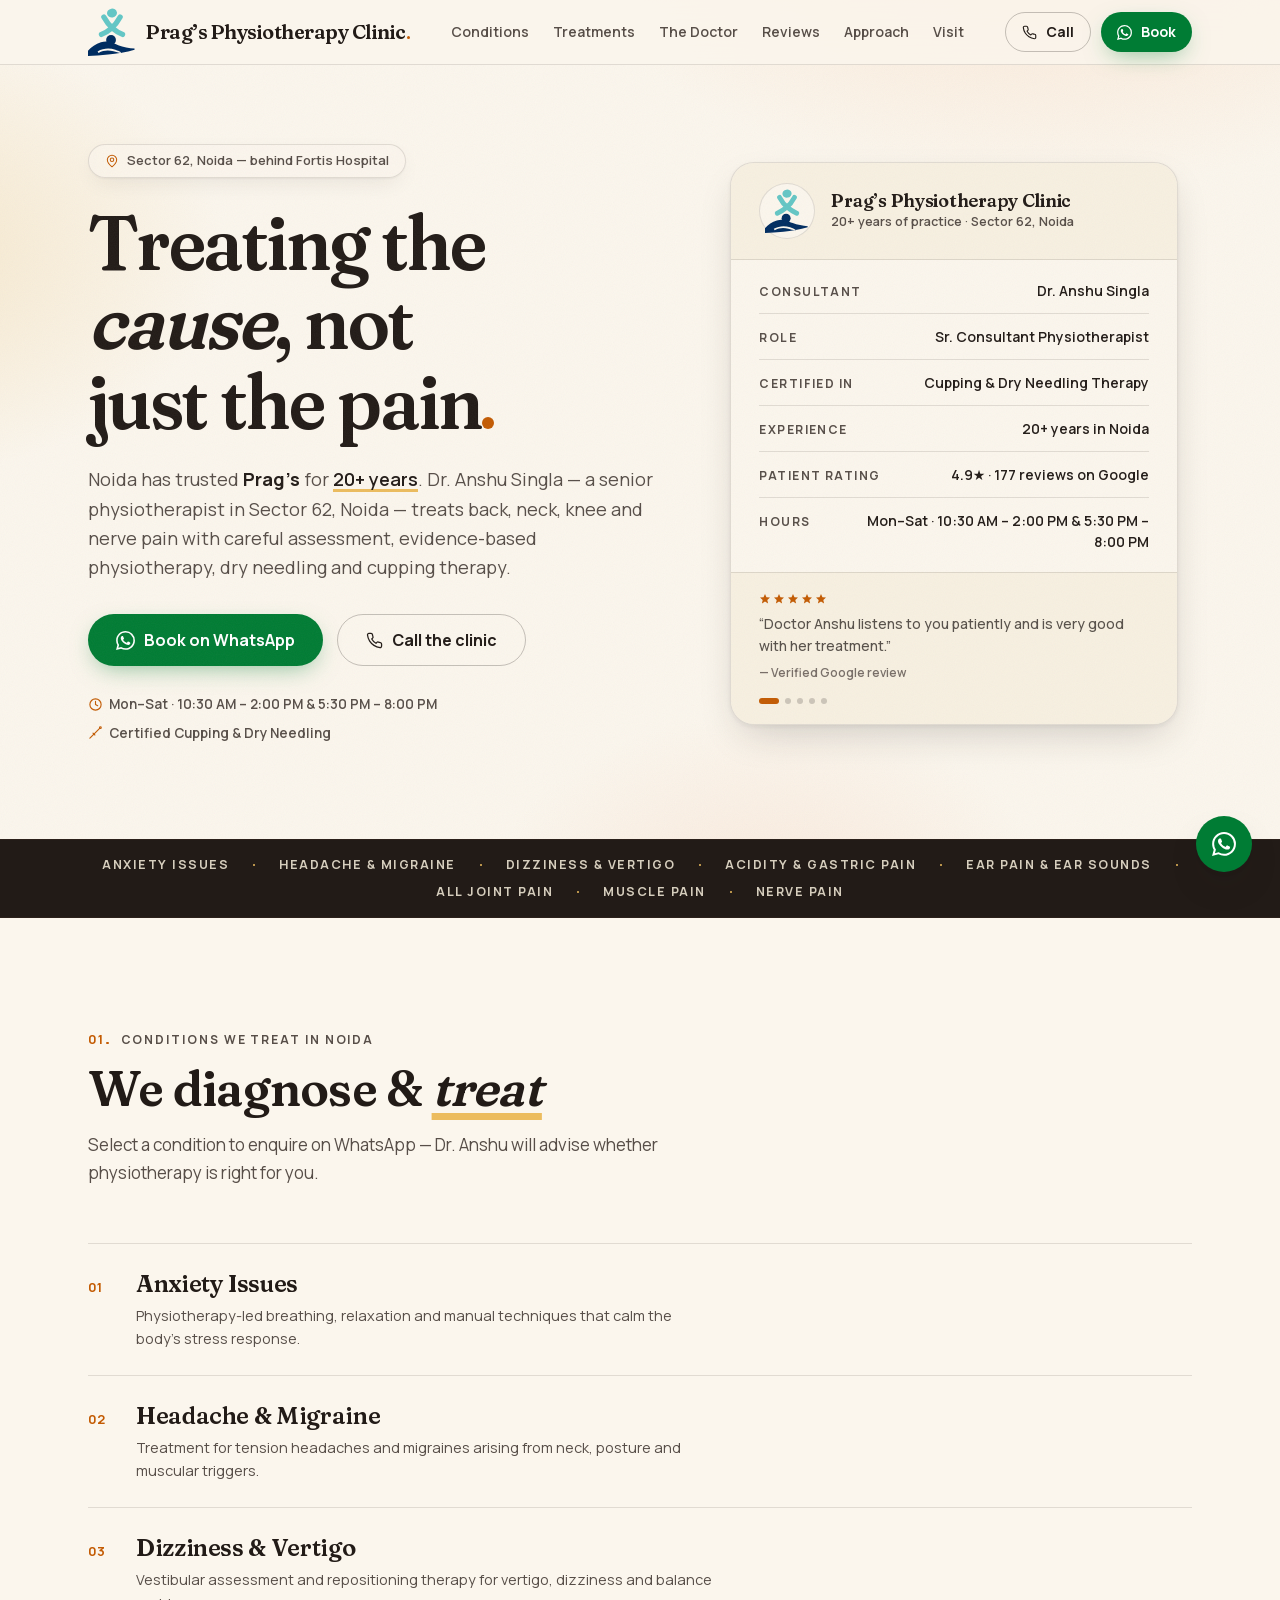
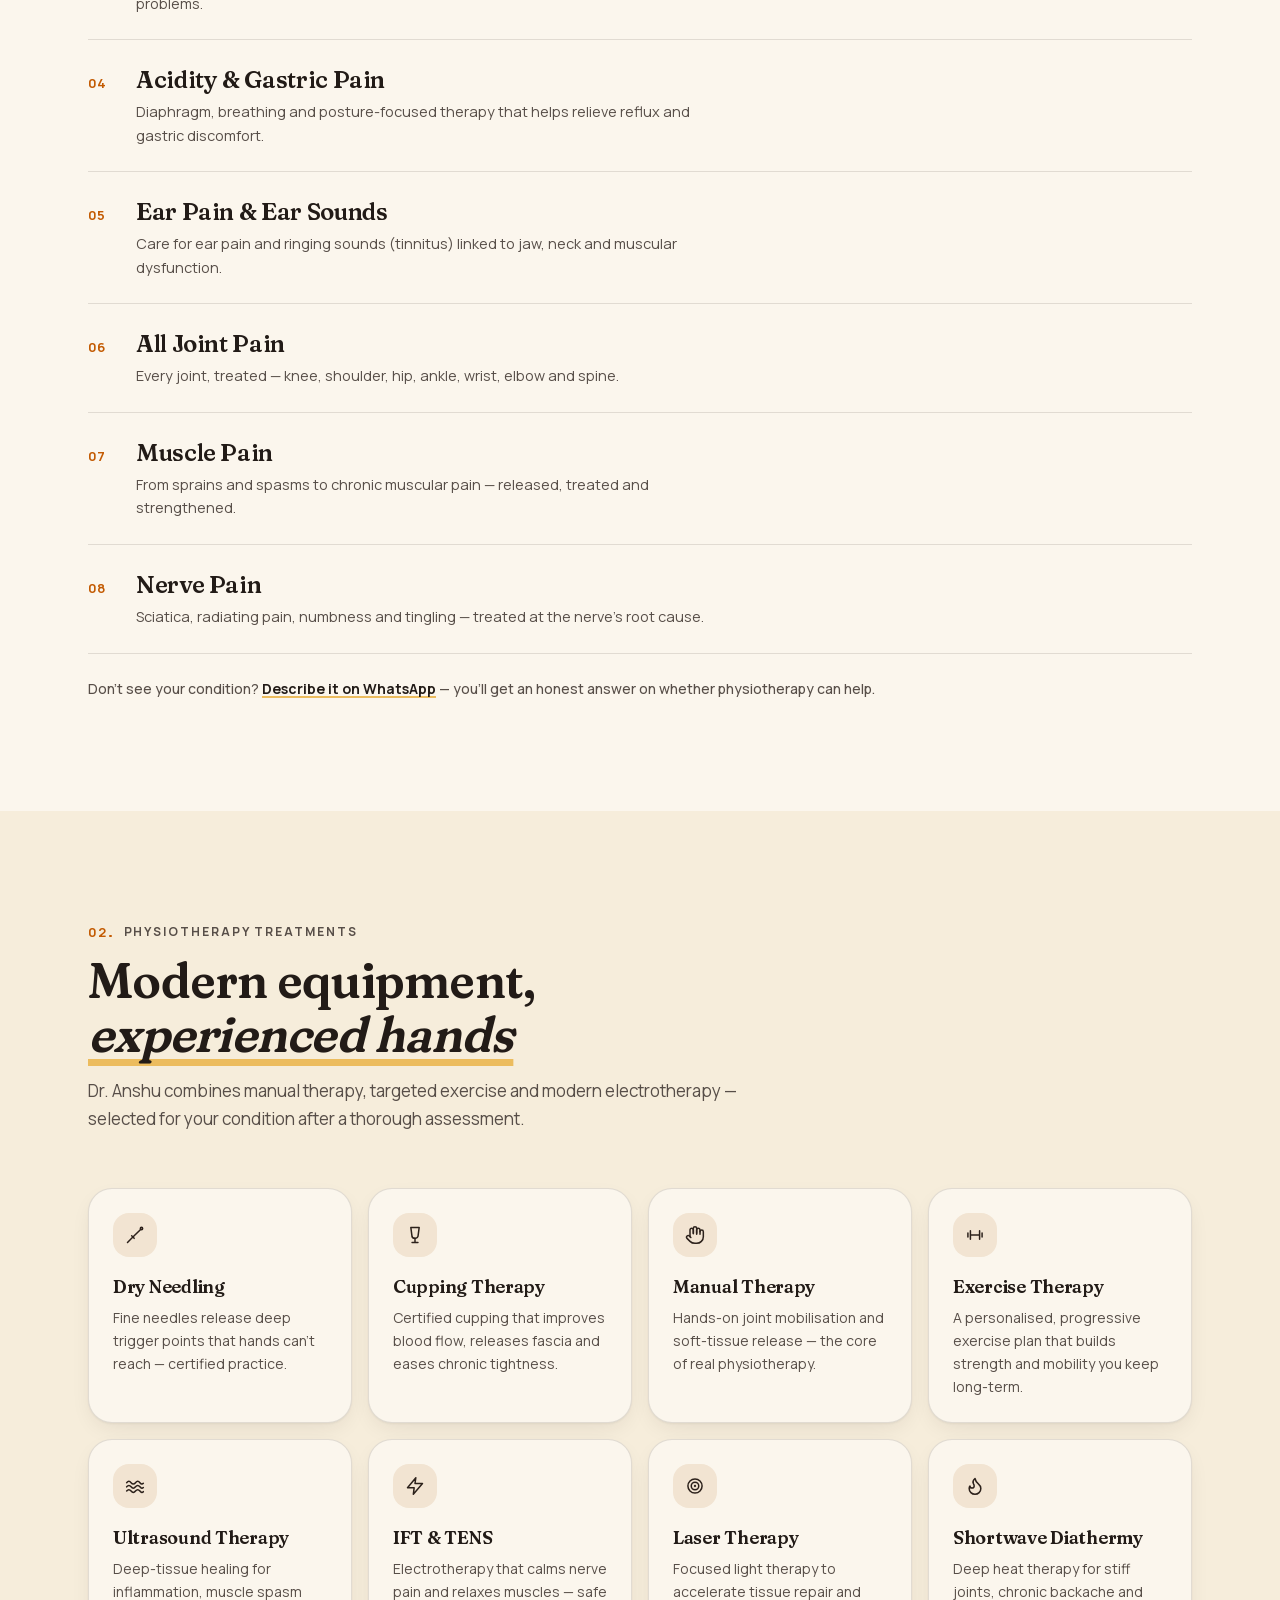
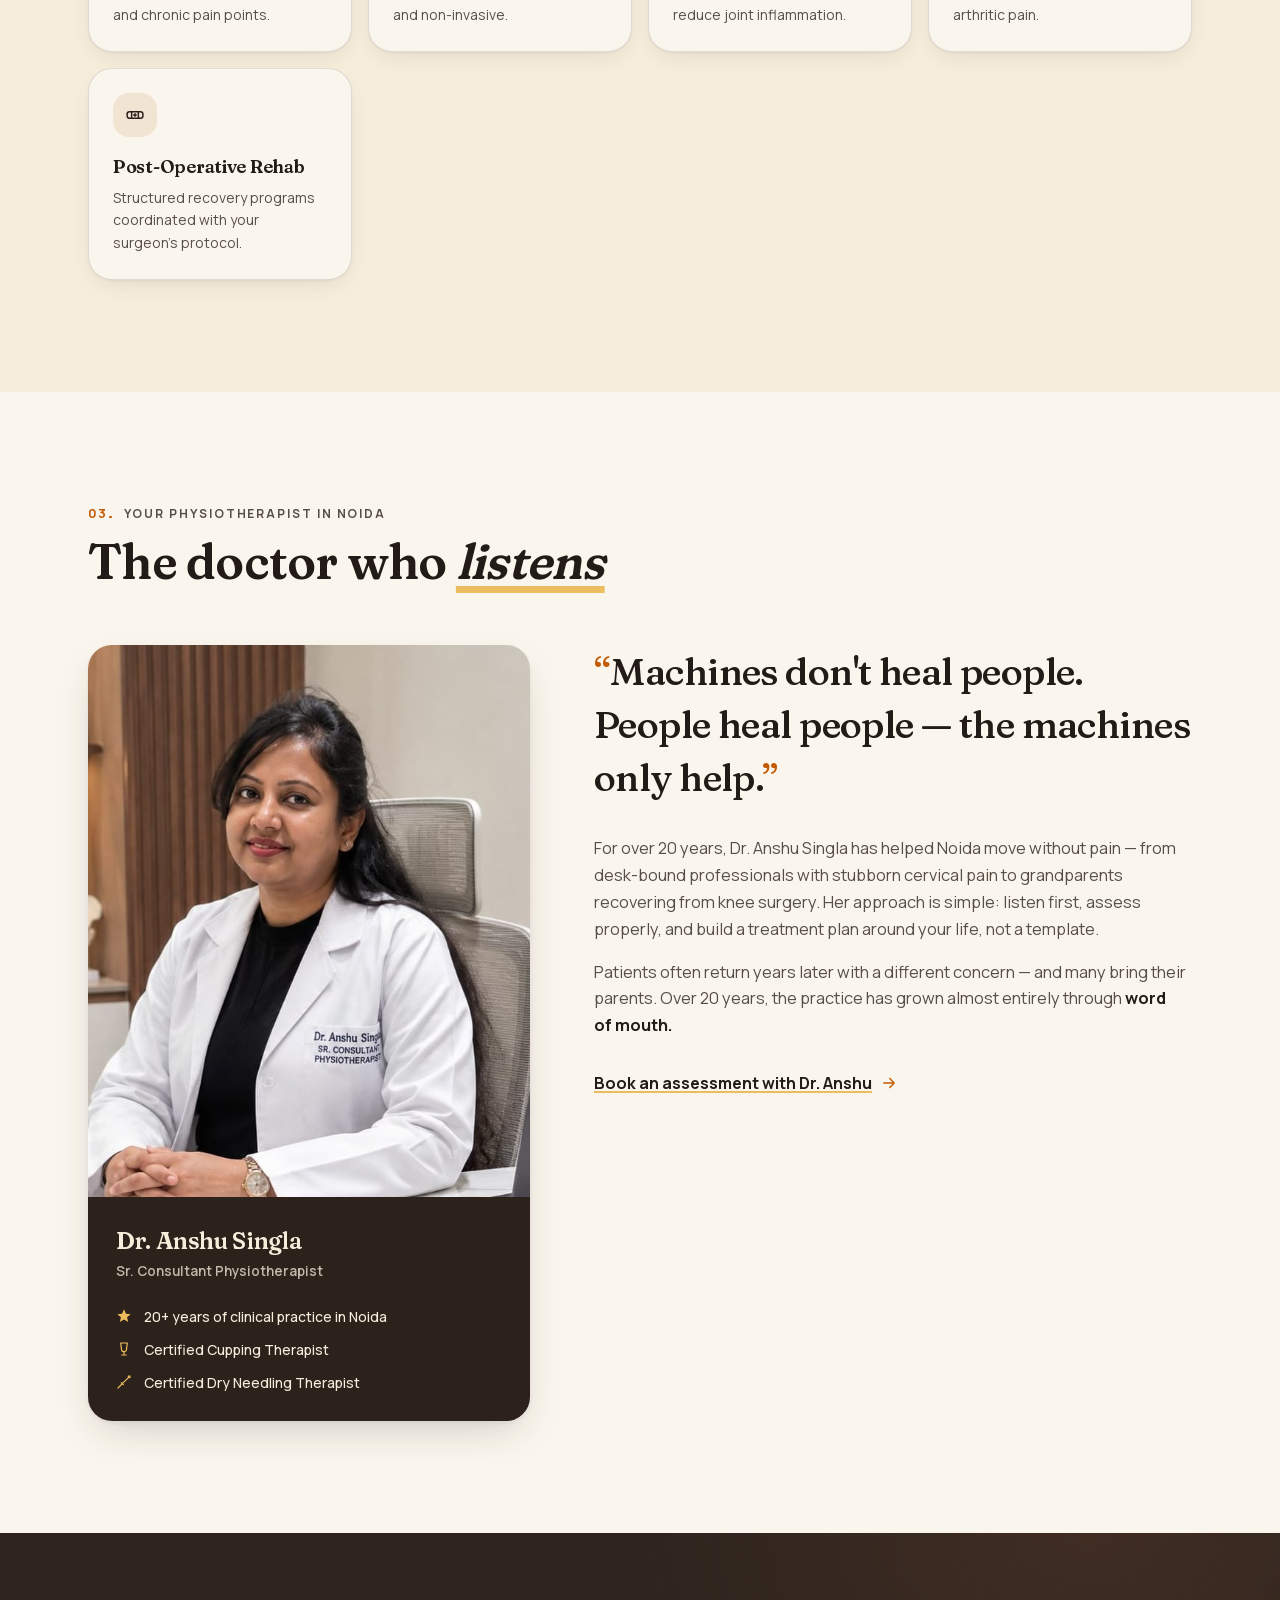
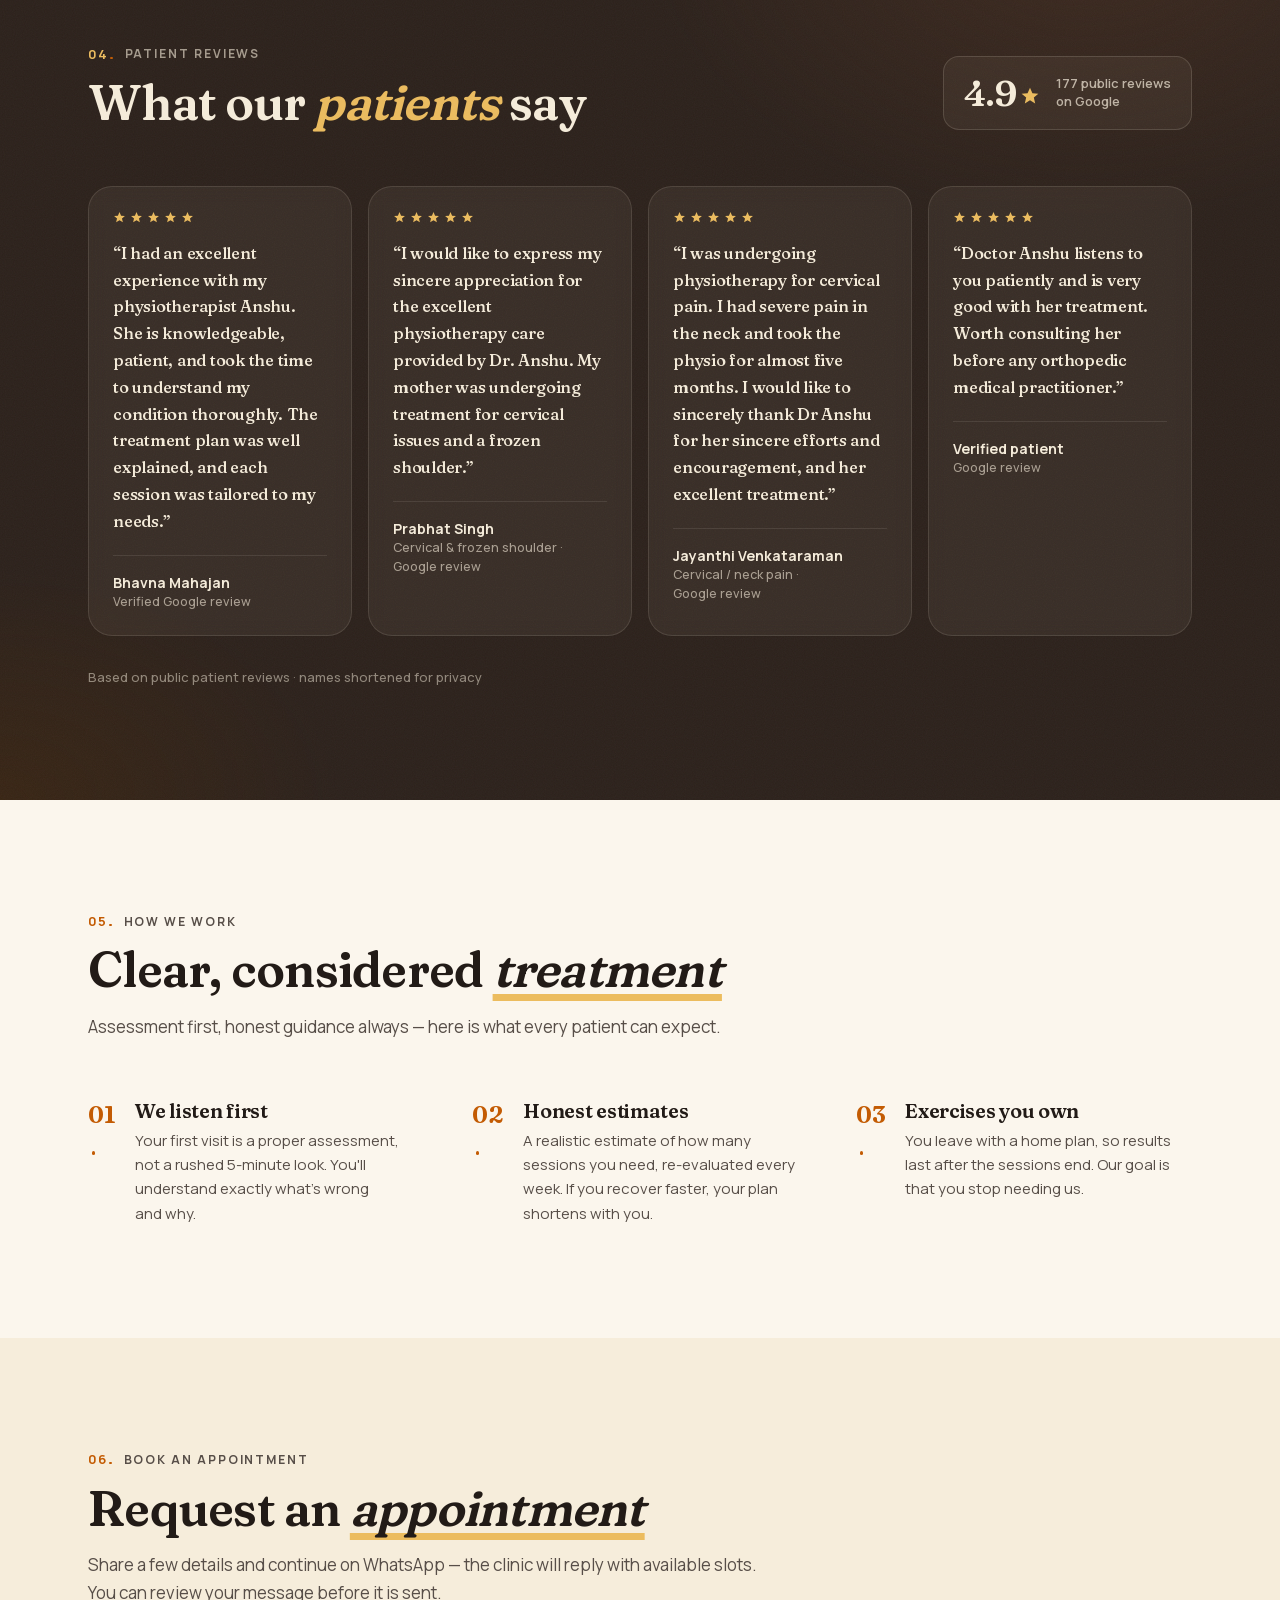
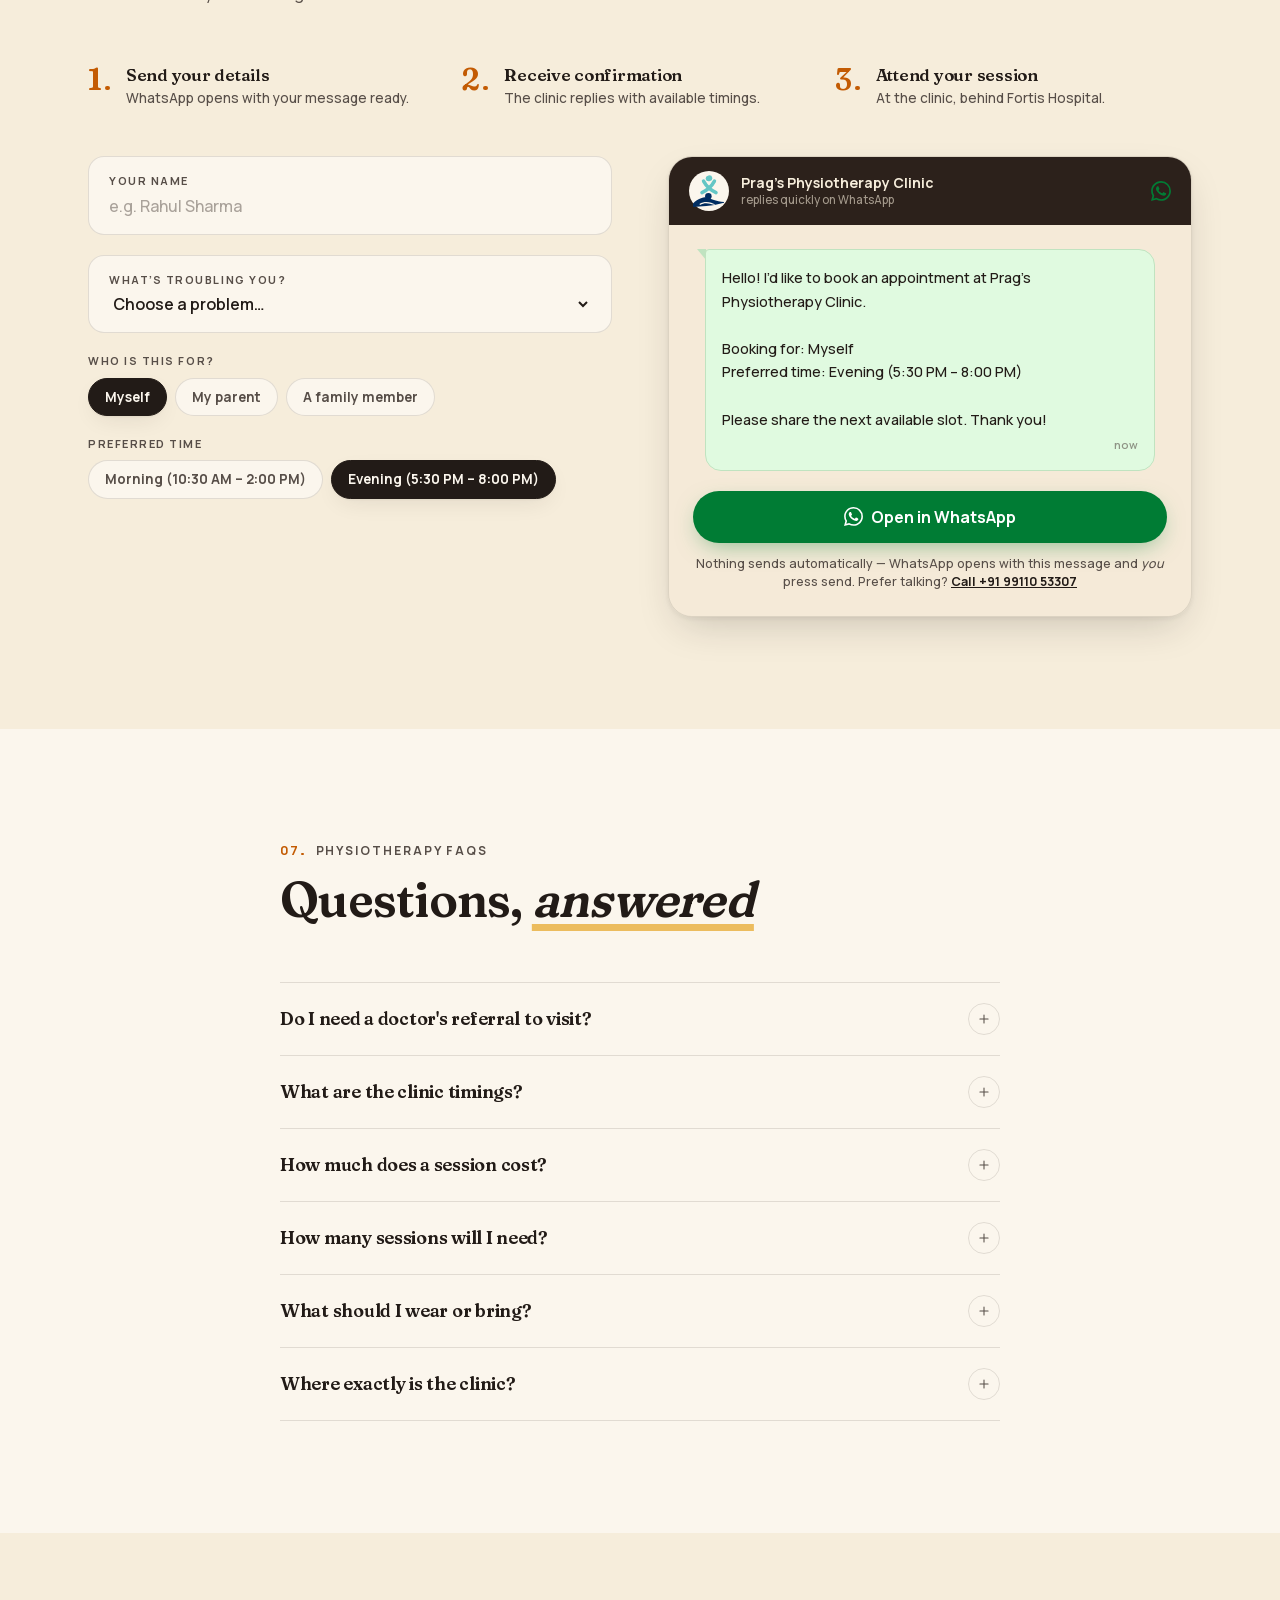
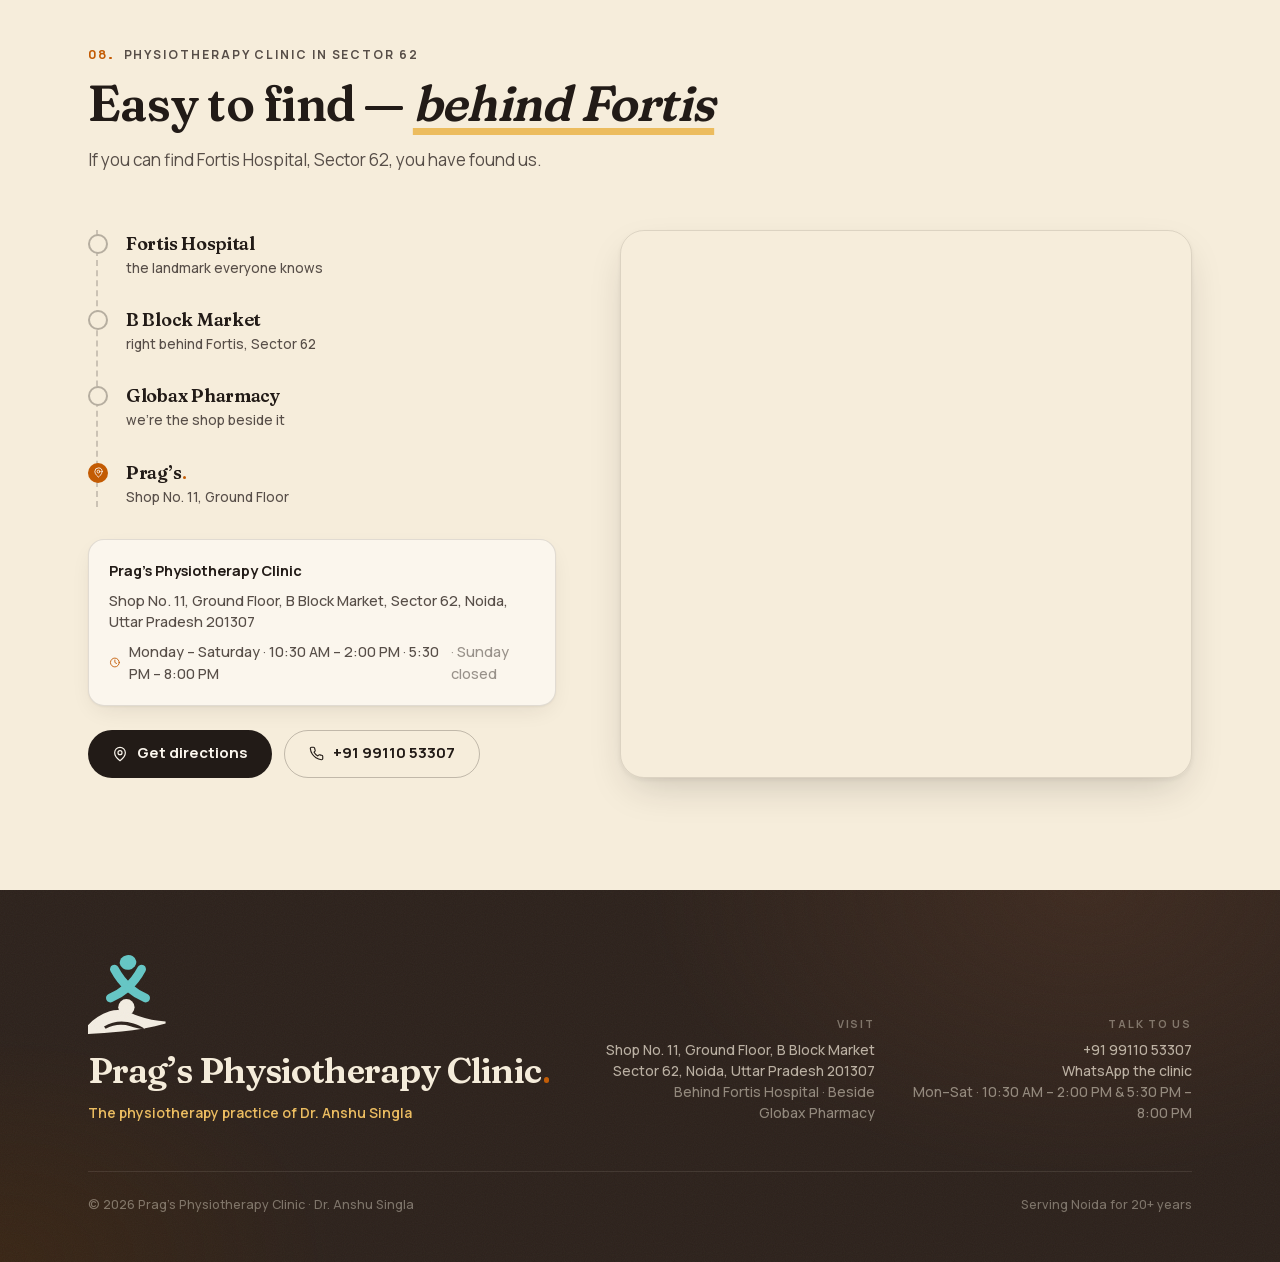
<file: index.html>
<!DOCTYPE html><html lang="en-IN"><head><meta charSet="utf-8"/><meta name="viewport" content="width=device-width, initial-scale=1"/><link rel="preload" href="/_next/static/media/54fc36028e2bb174-s.p.20jfceqj9zyw9.woff2" as="font" crossorigin="" type="font/woff2"/><link rel="preload" href="/_next/static/media/a343f882a40d2cc9-s.p.1sj6eobyi31rd.woff2" as="font" crossorigin="" type="font/woff2"/><link rel="stylesheet" href="/_next/static/chunks/0vsxqquo_t4l0.css" data-precedence="next"/><link rel="preload" as="script" fetchPriority="low" href="/_next/static/chunks/12aruqaur5huj.js"/><script src="/_next/static/chunks/0_i_z5y45w3ww.js" async=""></script><script src="/_next/static/chunks/1mkbuudhndal5.js" async=""></script><script src="/_next/static/chunks/turbopack-180aqnlklkj0g.js" async=""></script><script src="/_next/static/chunks/3fntmmi971322.js" async="" crossorigin=""></script><script src="/_next/static/chunks/2s3956q62d79z.js" async="" crossorigin=""></script><meta name="next-size-adjust" content=""/><meta name="theme-color" content="#2d2522"/><title>Prag&#x27;s Physiotherapy Clinic | Best Physiotherapist in Sector 62, Noida</title><meta name="description" content="Prag&#x27;s Physiotherapy Clinic — trusted physiotherapist in Sector 62, Noida, behind Fortis Hospital. Dr. Anshu Singla (Sr. Consultant Physiotherapist, 20+ yrs) treats back pain, neck/cervical pain, knee &amp; joint pain, sciatica, sports injuries, migraine &amp; vertigo. Certified dry needling &amp; cupping therapy. 4.9★ (179 reviews). Book on WhatsApp."/><meta name="application-name" content="Prag’s Physiotherapy Clinic"/><meta name="author" content="Dr. Anshu Singla"/><meta name="keywords" content="physiotherapist in Noida,physiotherapy clinic in Noida,best physiotherapist in Noida,physiotherapy clinic Sector 62 Noida,physiotherapist Sector 62 Noida,physiotherapy near me Noida,physiotherapy near Fortis Hospital Noida,physiotherapist Sector 61 62 63 Noida,Prag&#x27;s Physiotherapy Clinic,Prags Physiotherapy Noida,Dr Anshu Singla physiotherapist,back pain treatment Noida,cervical pain physiotherapy Noida,neck pain physiotherapist Noida,knee pain treatment Noida,sciatica treatment Noida,frozen shoulder treatment Noida,sports injury physiotherapy Noida,slip disc treatment Noida,vertigo treatment Noida,migraine physiotherapy Noida,dry needling Noida,cupping therapy Noida,manual therapy Noida"/><meta name="creator" content="Prag’s Physiotherapy Clinic"/><meta name="publisher" content="Prag’s Physiotherapy Clinic"/><meta name="robots" content="index, follow"/><meta name="googlebot" content="index, follow, max-image-preview:large, max-snippet:-1"/><meta name="category" content="Health"/><meta name="geo.region" content="IN-UP"/><meta name="geo.placename" content="Noida, Sector 62"/><meta name="geo.position" content="28.6196627;77.3701851"/><meta name="ICBM" content="28.6196627, 77.3701851"/><link rel="canonical" href="https://pragsphysiotherapy.com/"/><meta property="og:title" content="Prag&#x27;s Physiotherapy Clinic — Best Physiotherapist in Sector 62, Noida"/><meta property="og:description" content="20+ years of trusted physiotherapy in Sector 62, Noida, behind Fortis Hospital. Back, neck, knee &amp; nerve pain · dry needling · cupping. 4.9★ (179 reviews). Book on WhatsApp."/><meta property="og:url" content="https://pragsphysiotherapy.com/"/><meta property="og:site_name" content="Prag’s Physiotherapy Clinic"/><meta property="og:locale" content="en_IN"/><meta property="og:image" content="https://pragsphysiotherapy.com/og-image.jpg"/><meta property="og:image:width" content="1200"/><meta property="og:image:height" content="630"/><meta property="og:image:alt" content="Prag’s Physiotherapy Clinic — Physiotherapist in Sector 62, Noida"/><meta property="og:type" content="website"/><meta name="twitter:card" content="summary_large_image"/><meta name="twitter:title" content="Prag&#x27;s Physiotherapy Clinic — Physiotherapist in Sector 62, Noida"/><meta name="twitter:description" content="20+ years of trusted physiotherapy in Noida. Dry needling · cupping · pain relief. 4.9★. Book on WhatsApp."/><meta name="twitter:image" content="https://pragsphysiotherapy.com/og-image.jpg"/><link rel="icon" href="/icon.svg?icon.2fuarp7_20sek.svg" sizes="any" type="image/svg+xml"/><script src="/_next/static/chunks/0cz1d0mv5g_q7.js" noModule=""></script></head><body class="fraunces_5169e507-module__ZRt5IG__variable manrope_b7d5735e-module__suUhcW__variable antialiased"><div hidden=""><!--$--><!--/$--></div><script type="application/ld+json">{"@context":"https://schema.org","@graph":[{"@type":["MedicalClinic","Physiotherapy","LocalBusiness"],"@id":"https://pragsphysiotherapy.com/#clinic","name":"Prag’s Physiotherapy Clinic","alternateName":"Prags Physiotherapy Clinic","url":"https://pragsphysiotherapy.com/","telephone":"+919911053307","image":"https://pragsphysiotherapy.com/og-image.jpg","logo":"https://pragsphysiotherapy.com/icon.svg","priceRange":"₹₹","currenciesAccepted":"INR","paymentAccepted":"Cash, UPI, Card","medicalSpecialty":"Physiotherapy","description":"Physiotherapy clinic in Sector 62, Noida led by Dr. Anshu Singla (Sr. Consultant Physiotherapist, 20+ years). Treatment for back pain, cervical/neck pain, knee and joint pain, sciatica, sports injuries, migraine and vertigo, with certified dry needling and cupping therapy.","slogan":"A full stop to pain.","address":{"@type":"PostalAddress","streetAddress":"Shop No. 11, Ground Floor, B Block Market, Sector 62","addressLocality":"Noida","addressRegion":"Uttar Pradesh","postalCode":"201307","addressCountry":"IN"},"geo":{"@type":"GeoCoordinates","latitude":28.6196627,"longitude":77.3701851},"hasMap":"https://www.google.com/maps/search/?api=1&query=Prag%27s%20Physiotherapy%20Clinic%2C%20B%20Block%20Market%2C%20Sector%2062%2C%20Noida","areaServed":[{"@type":"Place","name":"Sector 62, Noida"},{"@type":"Place","name":"Sector 61, Noida"},{"@type":"Place","name":"Sector 63, Noida"},{"@type":"Place","name":"Sector 60, Noida"},{"@type":"Place","name":"Sector 51, Noida"},{"@type":"Place","name":"Sector 71, Noida"},{"@type":"Place","name":"Noida"},{"@type":"Place","name":"Ghaziabad"},{"@type":"Place","name":"Indirapuram"}],"aggregateRating":{"@type":"AggregateRating","ratingValue":4.9,"reviewCount":177,"bestRating":5,"worstRating":1},"openingHoursSpecification":[{"@type":"OpeningHoursSpecification","dayOfWeek":["Monday","Tuesday","Wednesday","Thursday","Friday","Saturday"],"opens":"10:30","closes":"14:00"},{"@type":"OpeningHoursSpecification","dayOfWeek":["Monday","Tuesday","Wednesday","Thursday","Friday","Saturday"],"opens":"17:30","closes":"20:00"}],"sameAs":["https://www.justdial.com/Noida/Prags-Physiotherapy-Clinic-Behind-Fortis-Hospital-Noida-Sector-62/011PXX11-XX11-170208093641-Y6A9_BZDET","https://www.practo.com/noida/clinic/prag-s-physiotherapy-clinic-noida-sector-62","https://www.facebook.com/pragsphysioclinic/","https://www.google.com/maps/place/Prags+Physiotherapy+Clinic/@28.6196627,77.3701851,17z/data=!4m6!3m5!1s0x390ce55c6f810f5f:0xfa7a5c490e770487!8m2!3d28.6196627!4d77.3701851!16s%2Fg%2F11c44vrv33"],"founder":{"@id":"https://pragsphysiotherapy.com/#dr-anshu"},"employee":{"@id":"https://pragsphysiotherapy.com/#dr-anshu"},"knowsAbout":["Anxiety Issues","Headache & Migraine","Dizziness & Vertigo","Acidity & Gastric Pain","Ear Pain & Ear Sounds","All Joint Pain","Muscle Pain","Nerve Pain"],"availableService":[{"@type":"MedicalTherapy","name":"Dry Needling","description":"Fine needles release deep trigger points that hands can't reach — certified practice."},{"@type":"MedicalTherapy","name":"Cupping Therapy","description":"Certified cupping that improves blood flow, releases fascia and eases chronic tightness."},{"@type":"MedicalTherapy","name":"Manual Therapy","description":"Hands-on joint mobilisation and soft-tissue release — the core of real physiotherapy."},{"@type":"MedicalTherapy","name":"Exercise Therapy","description":"A personalised, progressive exercise plan that builds strength and mobility you keep long-term."},{"@type":"MedicalTherapy","name":"Ultrasound Therapy","description":"Deep-tissue healing for inflammation, muscle spasm and chronic pain points."},{"@type":"MedicalTherapy","name":"IFT & TENS","description":"Electrotherapy that calms nerve pain and relaxes muscles — safe and non-invasive."},{"@type":"MedicalTherapy","name":"Laser Therapy","description":"Focused light therapy to accelerate tissue repair and reduce joint inflammation."},{"@type":"MedicalTherapy","name":"Shortwave Diathermy","description":"Deep heat therapy for stiff joints, chronic backache and arthritic pain."},{"@type":"MedicalTherapy","name":"Post-Operative Rehab","description":"Structured recovery programs coordinated with your surgeon's protocol."}],"hasOfferCatalog":{"@type":"OfferCatalog","name":"Physiotherapy treatments","itemListElement":[{"@type":"Offer","itemOffered":{"@type":"Service","name":"Dry Needling"}},{"@type":"Offer","itemOffered":{"@type":"Service","name":"Cupping Therapy"}},{"@type":"Offer","itemOffered":{"@type":"Service","name":"Manual Therapy"}},{"@type":"Offer","itemOffered":{"@type":"Service","name":"Exercise Therapy"}},{"@type":"Offer","itemOffered":{"@type":"Service","name":"Ultrasound Therapy"}},{"@type":"Offer","itemOffered":{"@type":"Service","name":"IFT & TENS"}},{"@type":"Offer","itemOffered":{"@type":"Service","name":"Laser Therapy"}},{"@type":"Offer","itemOffered":{"@type":"Service","name":"Shortwave Diathermy"}},{"@type":"Offer","itemOffered":{"@type":"Service","name":"Post-Operative Rehab"}},{"@type":"Offer","itemOffered":{"@type":"Service","name":"Anxiety Issues"}},{"@type":"Offer","itemOffered":{"@type":"Service","name":"Headache & Migraine"}},{"@type":"Offer","itemOffered":{"@type":"Service","name":"Dizziness & Vertigo"}},{"@type":"Offer","itemOffered":{"@type":"Service","name":"Acidity & Gastric Pain"}},{"@type":"Offer","itemOffered":{"@type":"Service","name":"Ear Pain & Ear Sounds"}},{"@type":"Offer","itemOffered":{"@type":"Service","name":"All Joint Pain"}},{"@type":"Offer","itemOffered":{"@type":"Service","name":"Muscle Pain"}},{"@type":"Offer","itemOffered":{"@type":"Service","name":"Nerve Pain"}}]}},{"@type":"Person","@id":"https://pragsphysiotherapy.com/#dr-anshu","name":"Dr. Anshu Singla","jobTitle":"Sr. Consultant Physiotherapist","worksFor":{"@id":"https://pragsphysiotherapy.com/#clinic"},"knowsAbout":["Physiotherapy","Dry Needling","Cupping Therapy","Manual Therapy","Sports Injury Rehabilitation","Back Pain","Cervical Pain"]},{"@type":"WebSite","@id":"https://pragsphysiotherapy.com/#website","url":"https://pragsphysiotherapy.com/","name":"Prag’s Physiotherapy Clinic","inLanguage":"en-IN","publisher":{"@id":"https://pragsphysiotherapy.com/#clinic"}}]}</script><header class="fixed inset-x-0 top-0 z-50 border-b border-line bg-paper/80 backdrop-blur-xl"><div class="mx-auto flex h-16 max-w-6xl items-center justify-between gap-4 px-4 sm:px-6"><a href="#top" class="flex items-center gap-2.5"><svg viewBox="0 0 100 100" class="size-10 shrink-0 sm:size-12" aria-hidden="true"><g stroke="#64C6C5" stroke-width="11" stroke-linecap="round" fill="none"><path d="M33 19 C40 32 45 37 51 42 C58 48 65 52 72 55"></path><path d="M67 19 C60 32 55 37 49 42 C42 48 35 52 28 55"></path></g><ellipse cx="50" cy="10.5" rx="10.4" ry="9.2" fill="#64C6C5" transform="rotate(-10 50 10.5)"></ellipse><path fill-rule="evenodd" fill="#002D61" d="M0 100 L0 89 C7 81 16 75 27 71.5 C33 69.7 39 69.3 45 70.8 C52 72.6 57 75 63 77.5 C73 81.5 86 83.5 97 84.5 L97 87 C80 92 60 95 42 97 C27 98.5 13 99.5 0 100 Z
           M20 90.5 C32 83.5 45 83 57 87 C62 88.7 67 90.7 71 93.5 C65 94 59 92 53 90.2 C43 87.2 32 87.8 22 93.5 Z"></path><circle cx="48" cy="66.5" r="10.2" fill="#002D61"></circle></svg><span class="font-display inline-flex items-baseline font-semibold tracking-tight text-[15px] sm:text-xl">Prag’s Physiotherapy Clinic<span class="dot ml-[0.08em]" aria-hidden="true"></span></span></a><nav class="hidden items-center gap-6 xl:flex" aria-label="Main"><a href="#conditions" class="text-sm font-semibold text-ink-soft transition-colors hover:text-ink">Conditions</a><a href="#services" class="text-sm font-semibold text-ink-soft transition-colors hover:text-ink">Treatments</a><a href="#doctor" class="text-sm font-semibold text-ink-soft transition-colors hover:text-ink">The Doctor</a><a href="#reviews" class="text-sm font-semibold text-ink-soft transition-colors hover:text-ink">Reviews</a><a href="#approach" class="text-sm font-semibold text-ink-soft transition-colors hover:text-ink">Approach</a><a href="#visit" class="text-sm font-semibold text-ink-soft transition-colors hover:text-ink">Visit</a></nav><div class="flex items-center gap-2.5"><a href="tel:+919911053307" class="btn btn-ghost hidden h-10 px-4 text-sm sm:inline-flex" aria-label="Call the clinic"><svg viewBox="0 0 24 24" width="1em" height="1em" aria-hidden="true" class="text-[15px]"><path fill="none" stroke="currentColor" stroke-width="1.8" stroke-linecap="round" stroke-linejoin="round" d="M22 16.92v3a2 2 0 0 1-2.18 2 19.79 19.79 0 0 1-8.63-3.07 19.5 19.5 0 0 1-6-6A19.79 19.79 0 0 1 2.12 4.18 2 2 0 0 1 4.11 2h3a2 2 0 0 1 2 1.72c.13.96.36 1.9.7 2.81a2 2 0 0 1-.45 2.11L8.09 9.91a16 16 0 0 0 6 6l1.27-1.27a2 2 0 0 1 2.11-.45c.91.34 1.85.57 2.81.7A2 2 0 0 1 22 16.92z"></path></svg>Call</a><a href="https://wa.me/919911053307?text=Hello!%20I%20found%20Prag%E2%80%99s%20Physiotherapy%20Clinic%20online%20and%20would%20like%20to%20book%20an%20appointment." target="_blank" rel="noopener noreferrer" class="btn btn-wa h-10 px-4 text-sm"><svg viewBox="0 0 24 24" width="1em" height="1em" aria-hidden="true" class="text-[15px]"><path fill="currentColor" d="M17.472 14.382c-.297-.149-1.758-.867-2.03-.967-.273-.099-.471-.148-.67.15-.197.297-.767.966-.94 1.164-.173.199-.347.223-.644.075-.297-.15-1.255-.463-2.39-1.475-.883-.788-1.48-1.761-1.653-2.059-.173-.297-.018-.458.13-.606.134-.133.297-.347.446-.52.149-.174.198-.298.298-.497.099-.198.05-.371-.025-.52-.075-.149-.669-1.612-.916-2.207-.242-.579-.487-.5-.669-.51-.173-.008-.371-.01-.57-.01-.198 0-.52.074-.792.372-.272.297-1.04 1.016-1.04 2.479 0 1.462 1.065 2.875 1.213 3.074.149.198 2.096 3.2 5.077 4.487.709.306 1.262.489 1.694.625.712.227 1.36.195 1.871.118.571-.085 1.758-.719 2.006-1.413.248-.694.248-1.289.173-1.413-.074-.124-.272-.198-.57-.347m-5.421 7.403h-.004a9.87 9.87 0 0 1-5.031-1.378l-.361-.214-3.741.982.998-3.648-.235-.374a9.86 9.86 0 0 1-1.51-5.26c.001-5.45 4.436-9.884 9.888-9.884 2.64 0 5.122 1.03 6.988 2.898a9.825 9.825 0 0 1 2.893 6.994c-.003 5.45-4.437 9.884-9.885 9.884m8.413-18.297A11.815 11.815 0 0 0 12.05 0C5.495 0 .16 5.335.157 11.892c0 2.096.547 4.142 1.588 5.945L.057 24l6.305-1.654a11.882 11.882 0 0 0 5.683 1.448h.005c6.554 0 11.89-5.335 11.893-11.893a11.821 11.821 0 0 0-3.48-8.413Z"></path></svg>Book</a></div></div></header><main><section id="top" class="mesh-hero grain relative overflow-hidden pt-16"><div class="mx-auto grid max-w-6xl items-center gap-12 px-4 pb-16 pt-12 sm:px-6 md:pb-24 md:pt-20 lg:grid-cols-[1.1fr_0.9fr]"><div><p class="mb-6 inline-flex items-center gap-2 rounded-full border border-line bg-paper/70 px-4 py-1.5 text-[13px] font-semibold text-ink-soft shadow-soft backdrop-blur"><svg viewBox="0 0 24 24" width="1em" height="1em" aria-hidden="true" class="text-[14px] text-saffron"><g fill="none" stroke="currentColor" stroke-width="1.8" stroke-linecap="round" stroke-linejoin="round"><path d="M20 10c0 6-8 12-8 12s-8-6-8-12a8 8 0 0 1 16 0Z"></path><circle cx="12" cy="10" r="3"></circle></g></svg>Sector 62, Noida — behind Fortis Hospital</p><h1 class="font-display text-hero font-semibold text-ink">Treating the <span class="display-wonk">cause</span>, not just the pain<span class="dot" aria-hidden="true"></span></h1><p class="mt-6 max-w-xl text-lg leading-relaxed text-ink-soft">Noida has trusted<!-- --> <strong class="font-bold text-ink">Prag’s</strong> for<!-- --> <span class="hl font-semibold text-ink">20+ years</span>. Dr. Anshu Singla — a senior physiotherapist in Sector 62, Noida — treats back, neck, knee and nerve pain with careful assessment, evidence-based physiotherapy, dry needling and cupping therapy.</p><div class="mt-8 flex flex-wrap items-center gap-3.5"><a href="https://wa.me/919911053307?text=Hello!%20I%20found%20Prag%E2%80%99s%20Physiotherapy%20Clinic%20online%20and%20would%20like%20to%20book%20an%20appointment." target="_blank" rel="noopener noreferrer" class="btn btn-wa h-13 px-7 text-[16px]"><svg viewBox="0 0 24 24" width="1em" height="1em" aria-hidden="true" class="text-[19px]"><path fill="currentColor" d="M17.472 14.382c-.297-.149-1.758-.867-2.03-.967-.273-.099-.471-.148-.67.15-.197.297-.767.966-.94 1.164-.173.199-.347.223-.644.075-.297-.15-1.255-.463-2.39-1.475-.883-.788-1.48-1.761-1.653-2.059-.173-.297-.018-.458.13-.606.134-.133.297-.347.446-.52.149-.174.198-.298.298-.497.099-.198.05-.371-.025-.52-.075-.149-.669-1.612-.916-2.207-.242-.579-.487-.5-.669-.51-.173-.008-.371-.01-.57-.01-.198 0-.52.074-.792.372-.272.297-1.04 1.016-1.04 2.479 0 1.462 1.065 2.875 1.213 3.074.149.198 2.096 3.2 5.077 4.487.709.306 1.262.489 1.694.625.712.227 1.36.195 1.871.118.571-.085 1.758-.719 2.006-1.413.248-.694.248-1.289.173-1.413-.074-.124-.272-.198-.57-.347m-5.421 7.403h-.004a9.87 9.87 0 0 1-5.031-1.378l-.361-.214-3.741.982.998-3.648-.235-.374a9.86 9.86 0 0 1-1.51-5.26c.001-5.45 4.436-9.884 9.888-9.884 2.64 0 5.122 1.03 6.988 2.898a9.825 9.825 0 0 1 2.893 6.994c-.003 5.45-4.437 9.884-9.885 9.884m8.413-18.297A11.815 11.815 0 0 0 12.05 0C5.495 0 .16 5.335.157 11.892c0 2.096.547 4.142 1.588 5.945L.057 24l6.305-1.654a11.882 11.882 0 0 0 5.683 1.448h.005c6.554 0 11.89-5.335 11.893-11.893a11.821 11.821 0 0 0-3.48-8.413Z"></path></svg>Book on WhatsApp</a><a href="tel:+919911053307" class="btn btn-ghost h-13 px-7 text-[16px]"><svg viewBox="0 0 24 24" width="1em" height="1em" aria-hidden="true" class="text-[17px]"><path fill="none" stroke="currentColor" stroke-width="1.8" stroke-linecap="round" stroke-linejoin="round" d="M22 16.92v3a2 2 0 0 1-2.18 2 19.79 19.79 0 0 1-8.63-3.07 19.5 19.5 0 0 1-6-6A19.79 19.79 0 0 1 2.12 4.18 2 2 0 0 1 4.11 2h3a2 2 0 0 1 2 1.72c.13.96.36 1.9.7 2.81a2 2 0 0 1-.45 2.11L8.09 9.91a16 16 0 0 0 6 6l1.27-1.27a2 2 0 0 1 2.11-.45c.91.34 1.85.57 2.81.7A2 2 0 0 1 22 16.92z"></path></svg>Call the clinic</a></div><div class="mt-7 flex flex-wrap items-center gap-x-6 gap-y-2 text-[13.5px] font-semibold text-ink-soft"><span class="inline-flex items-center gap-1.5"><svg viewBox="0 0 24 24" width="1em" height="1em" aria-hidden="true" class="text-[15px] text-saffron"><g fill="none" stroke="currentColor" stroke-width="1.8" stroke-linecap="round" stroke-linejoin="round"><circle cx="12" cy="12" r="9"></circle><path d="M12 7v5l3.5 2"></path></g></svg>Mon–Sat · 10:30 AM – 2:00 PM &amp; 5:30 PM – 8:00 PM</span><span class="inline-flex items-center gap-1.5"><svg viewBox="0 0 24 24" width="1em" height="1em" aria-hidden="true" class="text-[15px] text-saffron"><g fill="none" stroke="currentColor" stroke-width="1.8" stroke-linecap="round" stroke-linejoin="round"><path d="M3 21l6.5-6.5"></path><path d="M9.5 14.5 19 5"></path><circle cx="19.8" cy="4.2" r="1.4"></circle><path d="M8 13l3 3"></path></g></svg>Certified Cupping &amp; Dry Needling</span></div></div><div class="mx-auto w-full max-w-md"><div class="overflow-hidden rounded-3xl border border-line bg-paper shadow-lift"><div class="flex items-center gap-4 border-b border-line bg-cream/60 px-7 py-5"><span class="grid size-14 shrink-0 place-items-center rounded-full border border-line bg-paper"><svg viewBox="0 0 100 100" class="size-11" aria-hidden="true"><g stroke="#64C6C5" stroke-width="11" stroke-linecap="round" fill="none"><path d="M33 19 C40 32 45 37 51 42 C58 48 65 52 72 55"></path><path d="M67 19 C60 32 55 37 49 42 C42 48 35 52 28 55"></path></g><ellipse cx="50" cy="10.5" rx="10.4" ry="9.2" fill="#64C6C5" transform="rotate(-10 50 10.5)"></ellipse><path fill-rule="evenodd" fill="#002D61" d="M0 100 L0 89 C7 81 16 75 27 71.5 C33 69.7 39 69.3 45 70.8 C52 72.6 57 75 63 77.5 C73 81.5 86 83.5 97 84.5 L97 87 C80 92 60 95 42 97 C27 98.5 13 99.5 0 100 Z
           M20 90.5 C32 83.5 45 83 57 87 C62 88.7 67 90.7 71 93.5 C65 94 59 92 53 90.2 C43 87.2 32 87.8 22 93.5 Z"></path><circle cx="48" cy="66.5" r="10.2" fill="#002D61"></circle></svg></span><div><p class="font-display text-lg font-semibold leading-tight text-ink">Prag’s Physiotherapy Clinic</p><p class="text-[12.5px] font-semibold text-ink-soft">20+ years of practice · Sector 62, Noida</p></div></div><dl class="px-7 py-2"><div class="flex items-baseline justify-between gap-6 border-b border-line py-3 last:border-b-0"><dt class="shrink-0 text-[12px] font-bold uppercase tracking-[0.12em] text-ink-soft">Consultant</dt><dd class="text-right text-[14px] font-semibold text-ink">Dr. Anshu Singla</dd></div><div class="flex items-baseline justify-between gap-6 border-b border-line py-3 last:border-b-0"><dt class="shrink-0 text-[12px] font-bold uppercase tracking-[0.12em] text-ink-soft">Role</dt><dd class="text-right text-[14px] font-semibold text-ink">Sr. Consultant Physiotherapist</dd></div><div class="flex items-baseline justify-between gap-6 border-b border-line py-3 last:border-b-0"><dt class="shrink-0 text-[12px] font-bold uppercase tracking-[0.12em] text-ink-soft">Certified in</dt><dd class="text-right text-[14px] font-semibold text-ink">Cupping &amp; Dry Needling Therapy</dd></div><div class="flex items-baseline justify-between gap-6 border-b border-line py-3 last:border-b-0"><dt class="shrink-0 text-[12px] font-bold uppercase tracking-[0.12em] text-ink-soft">Experience</dt><dd class="text-right text-[14px] font-semibold text-ink">20+ years in Noida</dd></div><div class="flex items-baseline justify-between gap-6 border-b border-line py-3 last:border-b-0"><dt class="shrink-0 text-[12px] font-bold uppercase tracking-[0.12em] text-ink-soft">Patient rating</dt><dd class="text-right text-[14px] font-semibold text-ink">4.9★ · 177 reviews on Google</dd></div><div class="flex items-baseline justify-between gap-6 border-b border-line py-3 last:border-b-0"><dt class="shrink-0 text-[12px] font-bold uppercase tracking-[0.12em] text-ink-soft">Hours</dt><dd class="text-right text-[14px] font-semibold text-ink">Mon–Sat · 10:30 AM – 2:00 PM &amp; 5:30 PM – 8:00 PM</dd></div></dl><figure class="border-t border-line bg-cream/60 px-7 py-5"><div class="mb-2 flex gap-0.5 text-saffron" aria-hidden="true"><svg viewBox="0 0 24 24" width="1em" height="1em" aria-hidden="true" class="text-[12px]"><path fill="currentColor" d="M12 2l2.92 6.62 7.08.6-5.4 4.72 1.62 6.96L12 17.2l-6.22 3.7 1.62-6.96L2 9.22l7.08-.6L12 2z"></path></svg><svg viewBox="0 0 24 24" width="1em" height="1em" aria-hidden="true" class="text-[12px]"><path fill="currentColor" d="M12 2l2.92 6.62 7.08.6-5.4 4.72 1.62 6.96L12 17.2l-6.22 3.7 1.62-6.96L2 9.22l7.08-.6L12 2z"></path></svg><svg viewBox="0 0 24 24" width="1em" height="1em" aria-hidden="true" class="text-[12px]"><path fill="currentColor" d="M12 2l2.92 6.62 7.08.6-5.4 4.72 1.62 6.96L12 17.2l-6.22 3.7 1.62-6.96L2 9.22l7.08-.6L12 2z"></path></svg><svg viewBox="0 0 24 24" width="1em" height="1em" aria-hidden="true" class="text-[12px]"><path fill="currentColor" d="M12 2l2.92 6.62 7.08.6-5.4 4.72 1.62 6.96L12 17.2l-6.22 3.7 1.62-6.96L2 9.22l7.08-.6L12 2z"></path></svg><svg viewBox="0 0 24 24" width="1em" height="1em" aria-hidden="true" class="text-[12px]"><path fill="currentColor" d="M12 2l2.92 6.62 7.08.6-5.4 4.72 1.62 6.96L12 17.2l-6.22 3.7 1.62-6.96L2 9.22l7.08-.6L12 2z"></path></svg></div><div class="grid"><div aria-hidden="false" class="[grid-area:1/1] transition-opacity duration-700 ease-out opacity-100"><blockquote class="text-[14px] font-medium leading-relaxed text-ink/75">“<!-- -->Doctor Anshu listens to you patiently and is very good with her treatment.<!-- -->”</blockquote><figcaption class="mt-1.5 text-[12px] font-semibold text-ink-soft/80">— <!-- -->Verified Google review</figcaption></div><div aria-hidden="true" class="[grid-area:1/1] transition-opacity duration-700 ease-out pointer-events-none opacity-0"><blockquote class="text-[14px] font-medium leading-relaxed text-ink/75">“<!-- -->She is knowledgeable, patient, and each session was tailored to my needs.<!-- -->”</blockquote><figcaption class="mt-1.5 text-[12px] font-semibold text-ink-soft/80">— <!-- -->Bhavna M. · Google review</figcaption></div><div aria-hidden="true" class="[grid-area:1/1] transition-opacity duration-700 ease-out pointer-events-none opacity-0"><blockquote class="text-[14px] font-medium leading-relaxed text-ink/75">“<!-- -->Worth consulting her before any orthopedic medical practitioner.<!-- -->”</blockquote><figcaption class="mt-1.5 text-[12px] font-semibold text-ink-soft/80">— <!-- -->Verified Google review</figcaption></div><div aria-hidden="true" class="[grid-area:1/1] transition-opacity duration-700 ease-out pointer-events-none opacity-0"><blockquote class="text-[14px] font-medium leading-relaxed text-ink/75">“<!-- -->Severe neck pain, treated over five months — sincere thanks to Dr Anshu.<!-- -->”</blockquote><figcaption class="mt-1.5 text-[12px] font-semibold text-ink-soft/80">— <!-- -->Jayanthi V. · Google review</figcaption></div><div aria-hidden="true" class="[grid-area:1/1] transition-opacity duration-700 ease-out pointer-events-none opacity-0"><blockquote class="text-[14px] font-medium leading-relaxed text-ink/75">“<!-- -->Sincere appreciation for the excellent physiotherapy care from Dr. Anshu.<!-- -->”</blockquote><figcaption class="mt-1.5 text-[12px] font-semibold text-ink-soft/80">— <!-- -->Prabhat S. · Google review</figcaption></div></div><div class="mt-4 flex items-center gap-1.5"><button type="button" aria-label="Show review 1 of 5" aria-current="true" class="h-1.5 rounded-full transition-all duration-300 w-5 bg-saffron"></button><button type="button" aria-label="Show review 2 of 5" aria-current="false" class="h-1.5 rounded-full transition-all duration-300 w-1.5 bg-ink/20 hover:bg-ink/40"></button><button type="button" aria-label="Show review 3 of 5" aria-current="false" class="h-1.5 rounded-full transition-all duration-300 w-1.5 bg-ink/20 hover:bg-ink/40"></button><button type="button" aria-label="Show review 4 of 5" aria-current="false" class="h-1.5 rounded-full transition-all duration-300 w-1.5 bg-ink/20 hover:bg-ink/40"></button><button type="button" aria-label="Show review 5 of 5" aria-current="false" class="h-1.5 rounded-full transition-all duration-300 w-1.5 bg-ink/20 hover:bg-ink/40"></button></div></figure></div></div></div></section><div class="border-y border-panel bg-ink py-4 text-cream"><ul class="mx-auto flex max-w-6xl flex-wrap items-center justify-center gap-x-6 gap-y-2 px-4 sm:px-6"><li class="flex items-center gap-6 text-[12.5px] font-bold uppercase tracking-[0.12em] text-cream/85">Anxiety Issues<span class="dot bg-amber" aria-hidden="true"></span></li><li class="flex items-center gap-6 text-[12.5px] font-bold uppercase tracking-[0.12em] text-cream/85">Headache &amp; Migraine<span class="dot bg-amber" aria-hidden="true"></span></li><li class="flex items-center gap-6 text-[12.5px] font-bold uppercase tracking-[0.12em] text-cream/85">Dizziness &amp; Vertigo<span class="dot bg-amber" aria-hidden="true"></span></li><li class="flex items-center gap-6 text-[12.5px] font-bold uppercase tracking-[0.12em] text-cream/85">Acidity &amp; Gastric Pain<span class="dot bg-amber" aria-hidden="true"></span></li><li class="flex items-center gap-6 text-[12.5px] font-bold uppercase tracking-[0.12em] text-cream/85">Ear Pain &amp; Ear Sounds<span class="dot bg-amber" aria-hidden="true"></span></li><li class="flex items-center gap-6 text-[12.5px] font-bold uppercase tracking-[0.12em] text-cream/85">All Joint Pain<span class="dot bg-amber" aria-hidden="true"></span></li><li class="flex items-center gap-6 text-[12.5px] font-bold uppercase tracking-[0.12em] text-cream/85">Muscle Pain<span class="dot bg-amber" aria-hidden="true"></span></li><li class="flex items-center gap-6 text-[12.5px] font-bold uppercase tracking-[0.12em] text-cream/85">Nerve Pain</li></ul></div><section id="conditions" class="mx-auto max-w-6xl px-4 py-20 sm:px-6 md:py-28"><div class="reveal mb-10 max-w-2xl md:mb-14"><p class="mb-3 flex items-center gap-3"><span class="text-[13px] font-bold tracking-[0.08em] text-saffron">01<span class="dot ml-[0.18em]" aria-hidden="true"></span></span><span class="text-[12px] font-bold uppercase tracking-[0.16em] text-ink-soft">Conditions we treat in Noida</span></p><h2 class="font-display text-title font-semibold text-ink">We diagnose &amp; <span class="display-wonk hl">treat</span></h2><p class="mt-4 text-[17px] leading-relaxed text-ink-soft">Select a condition to enquire on WhatsApp — Dr. Anshu will advise whether physiotherapy is right for you.</p></div><div class="border-t border-line"><a href="https://wa.me/919911053307?text=Hello!%20I%E2%80%99m%20looking%20for%20treatment%20for%20Anxiety%20Issues.%20Please%20let%20me%20know%20the%20next%20available%20slot%20at%20Prag%E2%80%99s%20Physiotherapy%20Clinic." target="_blank" rel="noopener noreferrer" class="index-row group reveal py-5 md:py-6"><span class="w-8 text-[13px] font-bold text-saffron">01</span><span><span class="font-display block text-xl font-semibold text-ink md:text-2xl">Anxiety Issues</span><span class="mt-1 block max-w-xl text-[14.5px] leading-relaxed text-ink-soft">Physiotherapy-led breathing, relaxation and manual techniques that calm the body&#x27;s stress response.</span></span><span class="hidden items-center gap-2 text-[13px] font-bold text-ink-soft opacity-0 transition-opacity group-hover:opacity-100 md:flex">Enquire<svg viewBox="0 0 24 24" width="1em" height="1em" aria-hidden="true" class="text-base text-saffron"><path fill="none" stroke="currentColor" stroke-width="1.8" stroke-linecap="round" stroke-linejoin="round" d="M5 12h14M13 6l6 6-6 6"></path></svg></span></a><a href="https://wa.me/919911053307?text=Hello!%20I%E2%80%99m%20looking%20for%20treatment%20for%20Headache%20%26%20Migraine.%20Please%20let%20me%20know%20the%20next%20available%20slot%20at%20Prag%E2%80%99s%20Physiotherapy%20Clinic." target="_blank" rel="noopener noreferrer" class="index-row group reveal py-5 md:py-6"><span class="w-8 text-[13px] font-bold text-saffron">02</span><span><span class="font-display block text-xl font-semibold text-ink md:text-2xl">Headache &amp; Migraine</span><span class="mt-1 block max-w-xl text-[14.5px] leading-relaxed text-ink-soft">Treatment for tension headaches and migraines arising from neck, posture and muscular triggers.</span></span><span class="hidden items-center gap-2 text-[13px] font-bold text-ink-soft opacity-0 transition-opacity group-hover:opacity-100 md:flex">Enquire<svg viewBox="0 0 24 24" width="1em" height="1em" aria-hidden="true" class="text-base text-saffron"><path fill="none" stroke="currentColor" stroke-width="1.8" stroke-linecap="round" stroke-linejoin="round" d="M5 12h14M13 6l6 6-6 6"></path></svg></span></a><a href="https://wa.me/919911053307?text=Hello!%20I%E2%80%99m%20looking%20for%20treatment%20for%20Dizziness%20%26%20Vertigo.%20Please%20let%20me%20know%20the%20next%20available%20slot%20at%20Prag%E2%80%99s%20Physiotherapy%20Clinic." target="_blank" rel="noopener noreferrer" class="index-row group reveal py-5 md:py-6"><span class="w-8 text-[13px] font-bold text-saffron">03</span><span><span class="font-display block text-xl font-semibold text-ink md:text-2xl">Dizziness &amp; Vertigo</span><span class="mt-1 block max-w-xl text-[14.5px] leading-relaxed text-ink-soft">Vestibular assessment and repositioning therapy for vertigo, dizziness and balance problems.</span></span><span class="hidden items-center gap-2 text-[13px] font-bold text-ink-soft opacity-0 transition-opacity group-hover:opacity-100 md:flex">Enquire<svg viewBox="0 0 24 24" width="1em" height="1em" aria-hidden="true" class="text-base text-saffron"><path fill="none" stroke="currentColor" stroke-width="1.8" stroke-linecap="round" stroke-linejoin="round" d="M5 12h14M13 6l6 6-6 6"></path></svg></span></a><a href="https://wa.me/919911053307?text=Hello!%20I%E2%80%99m%20looking%20for%20treatment%20for%20Acidity%20%26%20Gastric%20Pain.%20Please%20let%20me%20know%20the%20next%20available%20slot%20at%20Prag%E2%80%99s%20Physiotherapy%20Clinic." target="_blank" rel="noopener noreferrer" class="index-row group reveal py-5 md:py-6"><span class="w-8 text-[13px] font-bold text-saffron">04</span><span><span class="font-display block text-xl font-semibold text-ink md:text-2xl">Acidity &amp; Gastric Pain</span><span class="mt-1 block max-w-xl text-[14.5px] leading-relaxed text-ink-soft">Diaphragm, breathing and posture-focused therapy that helps relieve reflux and gastric discomfort.</span></span><span class="hidden items-center gap-2 text-[13px] font-bold text-ink-soft opacity-0 transition-opacity group-hover:opacity-100 md:flex">Enquire<svg viewBox="0 0 24 24" width="1em" height="1em" aria-hidden="true" class="text-base text-saffron"><path fill="none" stroke="currentColor" stroke-width="1.8" stroke-linecap="round" stroke-linejoin="round" d="M5 12h14M13 6l6 6-6 6"></path></svg></span></a><a href="https://wa.me/919911053307?text=Hello!%20I%E2%80%99m%20looking%20for%20treatment%20for%20Ear%20Pain%20%26%20Ear%20Sounds.%20Please%20let%20me%20know%20the%20next%20available%20slot%20at%20Prag%E2%80%99s%20Physiotherapy%20Clinic." target="_blank" rel="noopener noreferrer" class="index-row group reveal py-5 md:py-6"><span class="w-8 text-[13px] font-bold text-saffron">05</span><span><span class="font-display block text-xl font-semibold text-ink md:text-2xl">Ear Pain &amp; Ear Sounds</span><span class="mt-1 block max-w-xl text-[14.5px] leading-relaxed text-ink-soft">Care for ear pain and ringing sounds (tinnitus) linked to jaw, neck and muscular dysfunction.</span></span><span class="hidden items-center gap-2 text-[13px] font-bold text-ink-soft opacity-0 transition-opacity group-hover:opacity-100 md:flex">Enquire<svg viewBox="0 0 24 24" width="1em" height="1em" aria-hidden="true" class="text-base text-saffron"><path fill="none" stroke="currentColor" stroke-width="1.8" stroke-linecap="round" stroke-linejoin="round" d="M5 12h14M13 6l6 6-6 6"></path></svg></span></a><a href="https://wa.me/919911053307?text=Hello!%20I%E2%80%99m%20looking%20for%20treatment%20for%20All%20Joint%20Pain.%20Please%20let%20me%20know%20the%20next%20available%20slot%20at%20Prag%E2%80%99s%20Physiotherapy%20Clinic." target="_blank" rel="noopener noreferrer" class="index-row group reveal py-5 md:py-6"><span class="w-8 text-[13px] font-bold text-saffron">06</span><span><span class="font-display block text-xl font-semibold text-ink md:text-2xl">All Joint Pain</span><span class="mt-1 block max-w-xl text-[14.5px] leading-relaxed text-ink-soft">Every joint, treated — knee, shoulder, hip, ankle, wrist, elbow and spine.</span></span><span class="hidden items-center gap-2 text-[13px] font-bold text-ink-soft opacity-0 transition-opacity group-hover:opacity-100 md:flex">Enquire<svg viewBox="0 0 24 24" width="1em" height="1em" aria-hidden="true" class="text-base text-saffron"><path fill="none" stroke="currentColor" stroke-width="1.8" stroke-linecap="round" stroke-linejoin="round" d="M5 12h14M13 6l6 6-6 6"></path></svg></span></a><a href="https://wa.me/919911053307?text=Hello!%20I%E2%80%99m%20looking%20for%20treatment%20for%20Muscle%20Pain.%20Please%20let%20me%20know%20the%20next%20available%20slot%20at%20Prag%E2%80%99s%20Physiotherapy%20Clinic." target="_blank" rel="noopener noreferrer" class="index-row group reveal py-5 md:py-6"><span class="w-8 text-[13px] font-bold text-saffron">07</span><span><span class="font-display block text-xl font-semibold text-ink md:text-2xl">Muscle Pain</span><span class="mt-1 block max-w-xl text-[14.5px] leading-relaxed text-ink-soft">From sprains and spasms to chronic muscular pain — released, treated and strengthened.</span></span><span class="hidden items-center gap-2 text-[13px] font-bold text-ink-soft opacity-0 transition-opacity group-hover:opacity-100 md:flex">Enquire<svg viewBox="0 0 24 24" width="1em" height="1em" aria-hidden="true" class="text-base text-saffron"><path fill="none" stroke="currentColor" stroke-width="1.8" stroke-linecap="round" stroke-linejoin="round" d="M5 12h14M13 6l6 6-6 6"></path></svg></span></a><a href="https://wa.me/919911053307?text=Hello!%20I%E2%80%99m%20looking%20for%20treatment%20for%20Nerve%20Pain.%20Please%20let%20me%20know%20the%20next%20available%20slot%20at%20Prag%E2%80%99s%20Physiotherapy%20Clinic." target="_blank" rel="noopener noreferrer" class="index-row group reveal py-5 md:py-6"><span class="w-8 text-[13px] font-bold text-saffron">08</span><span><span class="font-display block text-xl font-semibold text-ink md:text-2xl">Nerve Pain</span><span class="mt-1 block max-w-xl text-[14.5px] leading-relaxed text-ink-soft">Sciatica, radiating pain, numbness and tingling — treated at the nerve&#x27;s root cause.</span></span><span class="hidden items-center gap-2 text-[13px] font-bold text-ink-soft opacity-0 transition-opacity group-hover:opacity-100 md:flex">Enquire<svg viewBox="0 0 24 24" width="1em" height="1em" aria-hidden="true" class="text-base text-saffron"><path fill="none" stroke="currentColor" stroke-width="1.8" stroke-linecap="round" stroke-linejoin="round" d="M5 12h14M13 6l6 6-6 6"></path></svg></span></a></div><p class="mt-6 text-[14px] font-medium text-ink-soft">Don’t see your condition?<!-- --> <a href="https://wa.me/919911053307?text=Hello!%20I%20have%20a%20condition%20not%20listed%20on%20your%20website%20%E2%80%94%20could%20I%20describe%20it%20to%20you%3F" target="_blank" rel="noopener noreferrer" class="hl font-bold text-ink">Describe it on WhatsApp</a> <!-- -->— you’ll get an honest answer on whether physiotherapy can help.</p></section><section id="services" class="bg-cream"><div class="mx-auto max-w-6xl px-4 py-20 sm:px-6 md:py-28"><div class="reveal mb-10 max-w-2xl md:mb-14"><p class="mb-3 flex items-center gap-3"><span class="text-[13px] font-bold tracking-[0.08em] text-saffron">02<span class="dot ml-[0.18em]" aria-hidden="true"></span></span><span class="text-[12px] font-bold uppercase tracking-[0.16em] text-ink-soft">Physiotherapy treatments</span></p><h2 class="font-display text-title font-semibold text-ink">Modern equipment,<!-- --> <span class="display-wonk hl">experienced hands</span></h2><p class="mt-4 text-[17px] leading-relaxed text-ink-soft">Dr. Anshu combines manual therapy, targeted exercise and modern electrotherapy — selected for your condition after a thorough assessment.</p></div><div class="grid grid-cols-1 gap-4 sm:grid-cols-2 lg:grid-cols-4"><div class="card-lift reveal rounded-3xl border border-line bg-paper p-6 shadow-soft"><span class="mb-4 grid size-11 place-items-center rounded-2xl bg-mint text-xl text-panel"><svg viewBox="0 0 24 24" width="1em" height="1em" aria-hidden="true"><g fill="none" stroke="currentColor" stroke-width="1.8" stroke-linecap="round" stroke-linejoin="round"><path d="M3 21l6.5-6.5"></path><path d="M9.5 14.5 19 5"></path><circle cx="19.8" cy="4.2" r="1.4"></circle><path d="M8 13l3 3"></path></g></svg></span><h3 class="font-display text-lg font-semibold text-ink">Dry Needling</h3><p class="mt-1.5 text-[14px] leading-relaxed text-ink-soft">Fine needles release deep trigger points that hands can&#x27;t reach — certified practice.</p></div><div class="card-lift reveal rounded-3xl border border-line bg-paper p-6 shadow-soft"><span class="mb-4 grid size-11 place-items-center rounded-2xl bg-mint text-xl text-panel"><svg viewBox="0 0 24 24" width="1em" height="1em" aria-hidden="true"><g fill="none" stroke="currentColor" stroke-width="1.8" stroke-linecap="round" stroke-linejoin="round"><path d="M7 3h10l-1.2 9.2a3.8 3.8 0 0 1-7.6 0z"></path><path d="M12 16v4"></path><path d="M8.5 21h7"></path></g></svg></span><h3 class="font-display text-lg font-semibold text-ink">Cupping Therapy</h3><p class="mt-1.5 text-[14px] leading-relaxed text-ink-soft">Certified cupping that improves blood flow, releases fascia and eases chronic tightness.</p></div><div class="card-lift reveal rounded-3xl border border-line bg-paper p-6 shadow-soft"><span class="mb-4 grid size-11 place-items-center rounded-2xl bg-mint text-xl text-panel"><svg viewBox="0 0 24 24" width="1em" height="1em" aria-hidden="true"><g fill="none" stroke="currentColor" stroke-width="1.8" stroke-linecap="round" stroke-linejoin="round"><path d="M18 11V6a2 2 0 0 0-4 0v5"></path><path d="M14 10V4a2 2 0 0 0-4 0v6"></path><path d="M10 10.5V6a2 2 0 0 0-4 0v8"></path><path d="M18 8a2 2 0 1 1 4 0v6a8 8 0 0 1-8 8h-2c-2.8 0-4.5-.86-5.99-2.34l-3.6-3.6a2 2 0 0 1 2.83-2.82L7 15"></path></g></svg></span><h3 class="font-display text-lg font-semibold text-ink">Manual Therapy</h3><p class="mt-1.5 text-[14px] leading-relaxed text-ink-soft">Hands-on joint mobilisation and soft-tissue release — the core of real physiotherapy.</p></div><div class="card-lift reveal rounded-3xl border border-line bg-paper p-6 shadow-soft"><span class="mb-4 grid size-11 place-items-center rounded-2xl bg-mint text-xl text-panel"><svg viewBox="0 0 24 24" width="1em" height="1em" aria-hidden="true"><g fill="none" stroke="currentColor" stroke-width="1.8" stroke-linecap="round" stroke-linejoin="round"><path d="M6.5 7v10M3.5 9.5v5M17.5 7v10M20.5 9.5v5M6.5 12h11"></path></g></svg></span><h3 class="font-display text-lg font-semibold text-ink">Exercise Therapy</h3><p class="mt-1.5 text-[14px] leading-relaxed text-ink-soft">A personalised, progressive exercise plan that builds strength and mobility you keep long-term.</p></div><div class="card-lift reveal rounded-3xl border border-line bg-paper p-6 shadow-soft"><span class="mb-4 grid size-11 place-items-center rounded-2xl bg-mint text-xl text-panel"><svg viewBox="0 0 24 24" width="1em" height="1em" aria-hidden="true"><g fill="none" stroke="currentColor" stroke-width="1.8" stroke-linecap="round" stroke-linejoin="round"><path d="M2 8c1.7-2.2 3.6-2.2 5.3 0s3.6 2.2 5.3 0 3.6-2.2 5.3 0 3.1 2 4.1.8"></path><path d="M2 13c1.7-2.2 3.6-2.2 5.3 0s3.6 2.2 5.3 0 3.6-2.2 5.3 0 3.1 2 4.1.8"></path><path d="M2 18c1.7-2.2 3.6-2.2 5.3 0s3.6 2.2 5.3 0 3.6-2.2 5.3 0 3.1 2 4.1.8"></path></g></svg></span><h3 class="font-display text-lg font-semibold text-ink">Ultrasound Therapy</h3><p class="mt-1.5 text-[14px] leading-relaxed text-ink-soft">Deep-tissue healing for inflammation, muscle spasm and chronic pain points.</p></div><div class="card-lift reveal rounded-3xl border border-line bg-paper p-6 shadow-soft"><span class="mb-4 grid size-11 place-items-center rounded-2xl bg-mint text-xl text-panel"><svg viewBox="0 0 24 24" width="1em" height="1em" aria-hidden="true"><path fill="none" stroke="currentColor" stroke-width="1.8" stroke-linecap="round" stroke-linejoin="round" d="M13 2 3 14h8l-1 8 11-13h-9l1-7z"></path></svg></span><h3 class="font-display text-lg font-semibold text-ink">IFT &amp; TENS</h3><p class="mt-1.5 text-[14px] leading-relaxed text-ink-soft">Electrotherapy that calms nerve pain and relaxes muscles — safe and non-invasive.</p></div><div class="card-lift reveal rounded-3xl border border-line bg-paper p-6 shadow-soft"><span class="mb-4 grid size-11 place-items-center rounded-2xl bg-mint text-xl text-panel"><svg viewBox="0 0 24 24" width="1em" height="1em" aria-hidden="true"><g fill="none" stroke="currentColor" stroke-width="1.8" stroke-linecap="round" stroke-linejoin="round"><circle cx="12" cy="12" r="8.5"></circle><circle cx="12" cy="12" r="4.5"></circle><circle cx="12" cy="12" r="0.5" fill="currentColor"></circle></g></svg></span><h3 class="font-display text-lg font-semibold text-ink">Laser Therapy</h3><p class="mt-1.5 text-[14px] leading-relaxed text-ink-soft">Focused light therapy to accelerate tissue repair and reduce joint inflammation.</p></div><div class="card-lift reveal rounded-3xl border border-line bg-paper p-6 shadow-soft"><span class="mb-4 grid size-11 place-items-center rounded-2xl bg-mint text-xl text-panel"><svg viewBox="0 0 24 24" width="1em" height="1em" aria-hidden="true"><path fill="none" stroke="currentColor" stroke-width="1.8" stroke-linecap="round" stroke-linejoin="round" d="M8.5 14.5A2.5 2.5 0 0 0 11 12c0-1.38-.5-2-1-3-1.07-2.14-.22-4.05 2-6 .5 2.5 2 4.9 4 6.5 2 1.6 3 3.5 3 5.5a7 7 0 1 1-14 0c0-1.15.43-2.3 1-3a2.5 2.5 0 0 0 2.5 2.5z"></path></svg></span><h3 class="font-display text-lg font-semibold text-ink">Shortwave Diathermy</h3><p class="mt-1.5 text-[14px] leading-relaxed text-ink-soft">Deep heat therapy for stiff joints, chronic backache and arthritic pain.</p></div><div class="card-lift reveal rounded-3xl border border-line bg-paper p-6 shadow-soft"><span class="mb-4 grid size-11 place-items-center rounded-2xl bg-mint text-xl text-panel"><svg viewBox="0 0 24 24" width="1em" height="1em" aria-hidden="true"><g fill="none" stroke="currentColor" stroke-width="1.8" stroke-linecap="round" stroke-linejoin="round"><rect x="2.5" y="8" width="19" height="8" rx="3"></rect><path d="M8 8v8M16 8v8"></path><path d="M12 10.5v3M10.5 12h3"></path></g></svg></span><h3 class="font-display text-lg font-semibold text-ink">Post-Operative Rehab</h3><p class="mt-1.5 text-[14px] leading-relaxed text-ink-soft">Structured recovery programs coordinated with your surgeon&#x27;s protocol.</p></div></div></div></section><section id="doctor" class="mx-auto max-w-6xl px-4 py-20 sm:px-6 md:py-28"><div class="reveal mb-10 max-w-2xl md:mb-14"><p class="mb-3 flex items-center gap-3"><span class="text-[13px] font-bold tracking-[0.08em] text-saffron">03<span class="dot ml-[0.18em]" aria-hidden="true"></span></span><span class="text-[12px] font-bold uppercase tracking-[0.16em] text-ink-soft">Your physiotherapist in Noida</span></p><h2 class="font-display text-title font-semibold text-ink">The doctor who <span class="display-wonk hl">listens</span></h2></div><div class="grid items-start gap-10 lg:grid-cols-[0.85fr_1.15fr] lg:gap-16"><div class="reveal overflow-hidden rounded-3xl shadow-lift"><img alt="Dr. Anshu Singla at Prag’s Physiotherapy Clinic" loading="lazy" width="600" height="750" decoding="async" data-nimg="1" class="w-full object-cover" style="color:transparent;background-size:cover;background-position:50% 50%;background-repeat:no-repeat;background-image:url(&quot;data:image/svg+xml;charset=utf-8,%3Csvg xmlns=&#x27;http://www.w3.org/2000/svg&#x27; viewBox=&#x27;0 0 240 320&#x27;%3E%3Cfilter id=&#x27;b&#x27; color-interpolation-filters=&#x27;sRGB&#x27;%3E%3CfeGaussianBlur stdDeviation=&#x27;20&#x27;/%3E%3CfeColorMatrix values=&#x27;1 0 0 0 0 0 1 0 0 0 0 0 1 0 0 0 0 0 100 -1&#x27; result=&#x27;s&#x27;/%3E%3CfeFlood x=&#x27;0&#x27; y=&#x27;0&#x27; width=&#x27;100%25&#x27; height=&#x27;100%25&#x27;/%3E%3CfeComposite operator=&#x27;out&#x27; in=&#x27;s&#x27;/%3E%3CfeComposite in2=&#x27;SourceGraphic&#x27;/%3E%3CfeGaussianBlur stdDeviation=&#x27;20&#x27;/%3E%3C/filter%3E%3Cimage width=&#x27;100%25&#x27; height=&#x27;100%25&#x27; x=&#x27;0&#x27; y=&#x27;0&#x27; preserveAspectRatio=&#x27;none&#x27; style=&#x27;filter: url(%23b);&#x27; href=&#x27;[data-uri]&#x27;/%3E%3C/svg%3E&quot;)" src="/_next/static/media/dr-anshu.3242yaf3jekwb.jpg"/><div class="bg-panel p-7 text-cream"><h3 class="font-display text-2xl font-semibold">Dr. Anshu Singla</h3><p class="mt-1 text-[13.5px] font-semibold text-cream/75">Sr. Consultant Physiotherapist</p><ul class="mt-6 space-y-3"><li class="flex items-start gap-3 text-[14px] font-medium"><svg viewBox="0 0 24 24" width="1em" height="1em" aria-hidden="true" class="mt-0.5 shrink-0 text-[16px] text-amber"><path fill="currentColor" d="M12 2l2.92 6.62 7.08.6-5.4 4.72 1.62 6.96L12 17.2l-6.22 3.7 1.62-6.96L2 9.22l7.08-.6L12 2z"></path></svg>20+ years of clinical practice in Noida</li><li class="flex items-start gap-3 text-[14px] font-medium"><svg viewBox="0 0 24 24" width="1em" height="1em" aria-hidden="true" class="mt-0.5 shrink-0 text-[16px] text-amber"><g fill="none" stroke="currentColor" stroke-width="1.8" stroke-linecap="round" stroke-linejoin="round"><path d="M7 3h10l-1.2 9.2a3.8 3.8 0 0 1-7.6 0z"></path><path d="M12 16v4"></path><path d="M8.5 21h7"></path></g></svg>Certified Cupping Therapist</li><li class="flex items-start gap-3 text-[14px] font-medium"><svg viewBox="0 0 24 24" width="1em" height="1em" aria-hidden="true" class="mt-0.5 shrink-0 text-[16px] text-amber"><g fill="none" stroke="currentColor" stroke-width="1.8" stroke-linecap="round" stroke-linejoin="round"><path d="M3 21l6.5-6.5"></path><path d="M9.5 14.5 19 5"></path><circle cx="19.8" cy="4.2" r="1.4"></circle><path d="M8 13l3 3"></path></g></svg>Certified Dry Needling Therapist</li></ul></div></div><div class="reveal"><blockquote class="font-display text-[clamp(1.5rem,1rem+2vw,2.4rem)] font-medium leading-snug text-ink"><span class="text-saffron">“</span>Machines don&#x27;t heal people. People heal people — the machines only help.<span class="text-saffron">”</span></blockquote><p class="mt-8 text-[16.5px] leading-relaxed text-ink-soft">For over 20 years, Dr. Anshu Singla has helped Noida move without pain — from desk-bound professionals with stubborn cervical pain to grandparents recovering from knee surgery. Her approach is simple: listen first, assess properly, and build a treatment plan around your life, not a template.</p><p class="mt-4 text-[16.5px] leading-relaxed text-ink-soft">Patients often return years later with a different concern — and many bring their parents. Over 20 years, the practice has grown almost entirely through<!-- --> <strong class="font-bold text-ink">word of mouth.</strong></p><a href="https://wa.me/919911053307?text=Hello%20Dr.%20Anshu!%20I%E2%80%99d%20like%20to%20book%20an%20assessment%20at%20Prag%E2%80%99s%20Physiotherapy%20Clinic." target="_blank" rel="noopener noreferrer" class="group mt-8 inline-flex items-center gap-2 text-[16px] font-bold text-ink"><span class="hl">Book an assessment with Dr. Anshu</span><svg viewBox="0 0 24 24" width="1em" height="1em" aria-hidden="true" class="text-lg text-saffron transition-transform group-hover:translate-x-1"><path fill="none" stroke="currentColor" stroke-width="1.8" stroke-linecap="round" stroke-linejoin="round" d="M5 12h14M13 6l6 6-6 6"></path></svg></a></div></div></section><section id="reviews" class="mesh-ink grain relative overflow-hidden"><div class="mx-auto max-w-6xl px-4 py-20 sm:px-6 md:py-28"><div class="flex flex-wrap items-end justify-between gap-6"><div class="reveal mb-10 max-w-2xl md:mb-14"><p class="mb-3 flex items-center gap-3"><span class="text-[13px] font-bold tracking-[0.08em] text-amber">04<span class="dot ml-[0.18em]" aria-hidden="true"></span></span><span class="text-[12px] font-bold uppercase tracking-[0.16em] text-cream/60">Patient reviews</span></p><h2 class="font-display text-title font-semibold text-cream">What our <span class="display-wonk text-amber">patients</span> <!-- -->say</h2></div><div class="reveal mb-10 flex items-center gap-4 rounded-2xl border border-cream/15 bg-cream/5 px-5 py-4 md:mb-14"><p class="font-display flex items-baseline gap-1 text-4xl font-semibold text-cream">4.9<svg viewBox="0 0 24 24" width="1em" height="1em" aria-hidden="true" class="text-xl text-amber"><path fill="currentColor" d="M12 2l2.92 6.62 7.08.6-5.4 4.72 1.62 6.96L12 17.2l-6.22 3.7 1.62-6.96L2 9.22l7.08-.6L12 2z"></path></svg></p><p class="text-[13px] font-semibold leading-snug text-cream/70">177<!-- --> public reviews<br/>on <!-- -->Google</p></div></div><div class="rail -mx-4 flex gap-4 overflow-x-auto px-4 pb-2 sm:-mx-6 sm:px-6 lg:mx-0 lg:grid lg:grid-cols-4 lg:overflow-visible lg:px-0"><figure class="reveal w-[82%] shrink-0 rounded-3xl border border-cream/12 bg-cream/[0.06] p-6 backdrop-blur-sm sm:w-96 lg:w-auto"><div class="mb-4 flex gap-1 text-amber"><svg viewBox="0 0 24 24" width="1em" height="1em" aria-hidden="true" class="text-[13px]"><path fill="currentColor" d="M12 2l2.92 6.62 7.08.6-5.4 4.72 1.62 6.96L12 17.2l-6.22 3.7 1.62-6.96L2 9.22l7.08-.6L12 2z"></path></svg><svg viewBox="0 0 24 24" width="1em" height="1em" aria-hidden="true" class="text-[13px]"><path fill="currentColor" d="M12 2l2.92 6.62 7.08.6-5.4 4.72 1.62 6.96L12 17.2l-6.22 3.7 1.62-6.96L2 9.22l7.08-.6L12 2z"></path></svg><svg viewBox="0 0 24 24" width="1em" height="1em" aria-hidden="true" class="text-[13px]"><path fill="currentColor" d="M12 2l2.92 6.62 7.08.6-5.4 4.72 1.62 6.96L12 17.2l-6.22 3.7 1.62-6.96L2 9.22l7.08-.6L12 2z"></path></svg><svg viewBox="0 0 24 24" width="1em" height="1em" aria-hidden="true" class="text-[13px]"><path fill="currentColor" d="M12 2l2.92 6.62 7.08.6-5.4 4.72 1.62 6.96L12 17.2l-6.22 3.7 1.62-6.96L2 9.22l7.08-.6L12 2z"></path></svg><svg viewBox="0 0 24 24" width="1em" height="1em" aria-hidden="true" class="text-[13px]"><path fill="currentColor" d="M12 2l2.92 6.62 7.08.6-5.4 4.72 1.62 6.96L12 17.2l-6.22 3.7 1.62-6.96L2 9.22l7.08-.6L12 2z"></path></svg></div><blockquote class="font-display text-[16.5px] font-medium leading-relaxed text-cream">“<!-- -->I had an excellent experience with my physiotherapist Anshu. She is knowledgeable, patient, and took the time to understand my condition thoroughly. The treatment plan was well explained, and each session was tailored to my needs.<!-- -->”</blockquote><figcaption class="mt-5 border-t border-cream/10 pt-4"><p class="text-[14px] font-bold text-cream">Bhavna Mahajan</p><p class="text-[12.5px] font-medium text-cream/60">Verified Google review</p></figcaption></figure><figure class="reveal w-[82%] shrink-0 rounded-3xl border border-cream/12 bg-cream/[0.06] p-6 backdrop-blur-sm sm:w-96 lg:w-auto"><div class="mb-4 flex gap-1 text-amber"><svg viewBox="0 0 24 24" width="1em" height="1em" aria-hidden="true" class="text-[13px]"><path fill="currentColor" d="M12 2l2.92 6.62 7.08.6-5.4 4.72 1.62 6.96L12 17.2l-6.22 3.7 1.62-6.96L2 9.22l7.08-.6L12 2z"></path></svg><svg viewBox="0 0 24 24" width="1em" height="1em" aria-hidden="true" class="text-[13px]"><path fill="currentColor" d="M12 2l2.92 6.62 7.08.6-5.4 4.72 1.62 6.96L12 17.2l-6.22 3.7 1.62-6.96L2 9.22l7.08-.6L12 2z"></path></svg><svg viewBox="0 0 24 24" width="1em" height="1em" aria-hidden="true" class="text-[13px]"><path fill="currentColor" d="M12 2l2.92 6.62 7.08.6-5.4 4.72 1.62 6.96L12 17.2l-6.22 3.7 1.62-6.96L2 9.22l7.08-.6L12 2z"></path></svg><svg viewBox="0 0 24 24" width="1em" height="1em" aria-hidden="true" class="text-[13px]"><path fill="currentColor" d="M12 2l2.92 6.62 7.08.6-5.4 4.72 1.62 6.96L12 17.2l-6.22 3.7 1.62-6.96L2 9.22l7.08-.6L12 2z"></path></svg><svg viewBox="0 0 24 24" width="1em" height="1em" aria-hidden="true" class="text-[13px]"><path fill="currentColor" d="M12 2l2.92 6.62 7.08.6-5.4 4.72 1.62 6.96L12 17.2l-6.22 3.7 1.62-6.96L2 9.22l7.08-.6L12 2z"></path></svg></div><blockquote class="font-display text-[16.5px] font-medium leading-relaxed text-cream">“<!-- -->I would like to express my sincere appreciation for the excellent physiotherapy care provided by Dr. Anshu. My mother was undergoing treatment for cervical issues and a frozen shoulder.<!-- -->”</blockquote><figcaption class="mt-5 border-t border-cream/10 pt-4"><p class="text-[14px] font-bold text-cream">Prabhat Singh</p><p class="text-[12.5px] font-medium text-cream/60">Cervical &amp; frozen shoulder · Google review</p></figcaption></figure><figure class="reveal w-[82%] shrink-0 rounded-3xl border border-cream/12 bg-cream/[0.06] p-6 backdrop-blur-sm sm:w-96 lg:w-auto"><div class="mb-4 flex gap-1 text-amber"><svg viewBox="0 0 24 24" width="1em" height="1em" aria-hidden="true" class="text-[13px]"><path fill="currentColor" d="M12 2l2.92 6.62 7.08.6-5.4 4.72 1.62 6.96L12 17.2l-6.22 3.7 1.62-6.96L2 9.22l7.08-.6L12 2z"></path></svg><svg viewBox="0 0 24 24" width="1em" height="1em" aria-hidden="true" class="text-[13px]"><path fill="currentColor" d="M12 2l2.92 6.62 7.08.6-5.4 4.72 1.62 6.96L12 17.2l-6.22 3.7 1.62-6.96L2 9.22l7.08-.6L12 2z"></path></svg><svg viewBox="0 0 24 24" width="1em" height="1em" aria-hidden="true" class="text-[13px]"><path fill="currentColor" d="M12 2l2.92 6.62 7.08.6-5.4 4.72 1.62 6.96L12 17.2l-6.22 3.7 1.62-6.96L2 9.22l7.08-.6L12 2z"></path></svg><svg viewBox="0 0 24 24" width="1em" height="1em" aria-hidden="true" class="text-[13px]"><path fill="currentColor" d="M12 2l2.92 6.62 7.08.6-5.4 4.72 1.62 6.96L12 17.2l-6.22 3.7 1.62-6.96L2 9.22l7.08-.6L12 2z"></path></svg><svg viewBox="0 0 24 24" width="1em" height="1em" aria-hidden="true" class="text-[13px]"><path fill="currentColor" d="M12 2l2.92 6.62 7.08.6-5.4 4.72 1.62 6.96L12 17.2l-6.22 3.7 1.62-6.96L2 9.22l7.08-.6L12 2z"></path></svg></div><blockquote class="font-display text-[16.5px] font-medium leading-relaxed text-cream">“<!-- -->I was undergoing physiotherapy for cervical pain. I had severe pain in the neck and took the physio for almost five months. I would like to sincerely thank Dr Anshu for her sincere efforts and encouragement, and her excellent treatment.<!-- -->”</blockquote><figcaption class="mt-5 border-t border-cream/10 pt-4"><p class="text-[14px] font-bold text-cream">Jayanthi Venkataraman</p><p class="text-[12.5px] font-medium text-cream/60">Cervical / neck pain · Google review</p></figcaption></figure><figure class="reveal w-[82%] shrink-0 rounded-3xl border border-cream/12 bg-cream/[0.06] p-6 backdrop-blur-sm sm:w-96 lg:w-auto"><div class="mb-4 flex gap-1 text-amber"><svg viewBox="0 0 24 24" width="1em" height="1em" aria-hidden="true" class="text-[13px]"><path fill="currentColor" d="M12 2l2.92 6.62 7.08.6-5.4 4.72 1.62 6.96L12 17.2l-6.22 3.7 1.62-6.96L2 9.22l7.08-.6L12 2z"></path></svg><svg viewBox="0 0 24 24" width="1em" height="1em" aria-hidden="true" class="text-[13px]"><path fill="currentColor" d="M12 2l2.92 6.62 7.08.6-5.4 4.72 1.62 6.96L12 17.2l-6.22 3.7 1.62-6.96L2 9.22l7.08-.6L12 2z"></path></svg><svg viewBox="0 0 24 24" width="1em" height="1em" aria-hidden="true" class="text-[13px]"><path fill="currentColor" d="M12 2l2.92 6.62 7.08.6-5.4 4.72 1.62 6.96L12 17.2l-6.22 3.7 1.62-6.96L2 9.22l7.08-.6L12 2z"></path></svg><svg viewBox="0 0 24 24" width="1em" height="1em" aria-hidden="true" class="text-[13px]"><path fill="currentColor" d="M12 2l2.92 6.62 7.08.6-5.4 4.72 1.62 6.96L12 17.2l-6.22 3.7 1.62-6.96L2 9.22l7.08-.6L12 2z"></path></svg><svg viewBox="0 0 24 24" width="1em" height="1em" aria-hidden="true" class="text-[13px]"><path fill="currentColor" d="M12 2l2.92 6.62 7.08.6-5.4 4.72 1.62 6.96L12 17.2l-6.22 3.7 1.62-6.96L2 9.22l7.08-.6L12 2z"></path></svg></div><blockquote class="font-display text-[16.5px] font-medium leading-relaxed text-cream">“<!-- -->Doctor Anshu listens to you patiently and is very good with her treatment. Worth consulting her before any orthopedic medical practitioner.<!-- -->”</blockquote><figcaption class="mt-5 border-t border-cream/10 pt-4"><p class="text-[14px] font-bold text-cream">Verified patient</p><p class="text-[12.5px] font-medium text-cream/60">Google review</p></figcaption></figure></div><p class="mt-6 text-[13px] font-medium text-cream/50">Based on public patient reviews · names shortened for privacy</p></div></section><section id="approach" class="mx-auto max-w-6xl px-4 py-20 sm:px-6 md:py-28"><div class="reveal mb-10 max-w-2xl md:mb-14"><p class="mb-3 flex items-center gap-3"><span class="text-[13px] font-bold tracking-[0.08em] text-saffron">05<span class="dot ml-[0.18em]" aria-hidden="true"></span></span><span class="text-[12px] font-bold uppercase tracking-[0.16em] text-ink-soft">How we work</span></p><h2 class="font-display text-title font-semibold text-ink">Clear, considered <span class="display-wonk hl">treatment</span></h2><p class="mt-4 text-[17px] leading-relaxed text-ink-soft">Assessment first, honest guidance always — here is what every patient can expect.</p></div><ol class="grid gap-10 md:grid-cols-3 md:gap-12"><li class="reveal flex gap-5"><span class="font-display mt-0.5 text-2xl font-semibold text-saffron">01<span class="dot ml-[0.15em]" aria-hidden="true"></span></span><div><h3 class="font-display text-xl font-semibold text-ink">We listen first</h3><p class="mt-1 text-[15px] leading-relaxed text-ink-soft">Your first visit is a proper assessment, not a rushed 5-minute look. You&#x27;ll understand exactly what&#x27;s wrong and why.</p></div></li><li class="reveal flex gap-5"><span class="font-display mt-0.5 text-2xl font-semibold text-saffron">02<span class="dot ml-[0.15em]" aria-hidden="true"></span></span><div><h3 class="font-display text-xl font-semibold text-ink">Honest estimates</h3><p class="mt-1 text-[15px] leading-relaxed text-ink-soft">A realistic estimate of how many sessions you need, re-evaluated every week. If you recover faster, your plan shortens with you.</p></div></li><li class="reveal flex gap-5"><span class="font-display mt-0.5 text-2xl font-semibold text-saffron">03<span class="dot ml-[0.15em]" aria-hidden="true"></span></span><div><h3 class="font-display text-xl font-semibold text-ink">Exercises you own</h3><p class="mt-1 text-[15px] leading-relaxed text-ink-soft">You leave with a home plan, so results last after the sessions end. Our goal is that you stop needing us.</p></div></li></ol></section><section id="book" class="bg-cream"><div class="mx-auto max-w-6xl px-4 py-20 sm:px-6 md:py-28"><div class="reveal mb-10 max-w-2xl md:mb-14"><p class="mb-3 flex items-center gap-3"><span class="text-[13px] font-bold tracking-[0.08em] text-saffron">06<span class="dot ml-[0.18em]" aria-hidden="true"></span></span><span class="text-[12px] font-bold uppercase tracking-[0.16em] text-ink-soft">Book an appointment</span></p><h2 class="font-display text-title font-semibold text-ink">Request an <span class="display-wonk hl">appointment</span></h2><p class="mt-4 text-[17px] leading-relaxed text-ink-soft">Share a few details and continue on WhatsApp — the clinic will reply with available slots. You can review your message before it is sent.</p></div><div class="reveal mb-12 grid gap-4 sm:grid-cols-3"><div class="flex items-start gap-4"><span class="font-display text-3xl font-semibold text-saffron">1<span class="dot ml-[0.12em]" aria-hidden="true"></span></span><div><p class="font-display text-[17px] font-semibold text-ink">Send your details</p><p class="text-[13.5px] font-medium text-ink-soft">WhatsApp opens with your message ready.</p></div></div><div class="flex items-start gap-4"><span class="font-display text-3xl font-semibold text-saffron">2<span class="dot ml-[0.12em]" aria-hidden="true"></span></span><div><p class="font-display text-[17px] font-semibold text-ink">Receive confirmation</p><p class="text-[13.5px] font-medium text-ink-soft">The clinic replies with available timings.</p></div></div><div class="flex items-start gap-4"><span class="font-display text-3xl font-semibold text-saffron">3<span class="dot ml-[0.12em]" aria-hidden="true"></span></span><div><p class="font-display text-[17px] font-semibold text-ink">Attend your session</p><p class="text-[13.5px] font-medium text-ink-soft">At the clinic, behind Fortis Hospital.</p></div></div></div><div class="grid gap-8 lg:grid-cols-2 lg:gap-14"><div class="reveal space-y-5"><label class="field block rounded-2xl border border-line bg-paper px-5 py-4 transition-shadow"><span class="mb-1 block text-[11px] font-bold uppercase tracking-[0.14em] text-ink-soft">Your name</span><input type="text" placeholder="e.g. Rahul Sharma" class="w-full bg-transparent text-[16px] font-semibold text-ink outline-none placeholder:font-medium placeholder:text-ink-soft/50" value=""/></label><label class="field block rounded-2xl border border-line bg-paper px-5 py-4 transition-shadow"><span class="mb-1 block text-[11px] font-bold uppercase tracking-[0.14em] text-ink-soft">What’s troubling you?</span><select class="w-full bg-transparent text-[16px] font-semibold text-ink outline-none"><option value="" selected="">Choose a problem…</option><option value="Anxiety Issues">Anxiety Issues</option><option value="Headache &amp; Migraine">Headache &amp; Migraine</option><option value="Dizziness &amp; Vertigo">Dizziness &amp; Vertigo</option><option value="Acidity &amp; Gastric Pain">Acidity &amp; Gastric Pain</option><option value="Ear Pain &amp; Ear Sounds">Ear Pain &amp; Ear Sounds</option><option value="All Joint Pain">All Joint Pain</option><option value="Muscle Pain">Muscle Pain</option><option value="Nerve Pain">Nerve Pain</option><option value="Something else">Something else</option></select></label><fieldset><legend class="mb-2 text-[11px] font-bold uppercase tracking-[0.14em] text-ink-soft">Who is this for?</legend><div class="flex flex-wrap gap-2"><button type="button" aria-pressed="true" class="rounded-full border px-4 py-2 text-[13.5px] font-bold transition-all border-ink bg-ink text-paper shadow-soft">Myself</button><button type="button" aria-pressed="false" class="rounded-full border px-4 py-2 text-[13.5px] font-bold transition-all border-line bg-paper text-ink-soft hover:border-ink/40 hover:text-ink">My parent</button><button type="button" aria-pressed="false" class="rounded-full border px-4 py-2 text-[13.5px] font-bold transition-all border-line bg-paper text-ink-soft hover:border-ink/40 hover:text-ink">A family member</button></div></fieldset><fieldset><legend class="mb-2 text-[11px] font-bold uppercase tracking-[0.14em] text-ink-soft">Preferred time</legend><div class="flex flex-wrap gap-2"><button type="button" aria-pressed="false" class="rounded-full border px-4 py-2 text-[13.5px] font-bold transition-all border-line bg-paper text-ink-soft hover:border-ink/40 hover:text-ink">Morning (10:30 AM – 2:00 PM)</button><button type="button" aria-pressed="true" class="rounded-full border px-4 py-2 text-[13.5px] font-bold transition-all border-ink bg-ink text-paper shadow-soft">Evening (5:30 PM – 8:00 PM)</button></div></fieldset></div><div class="reveal"><div class="overflow-hidden rounded-3xl border border-line shadow-lift"><div class="flex items-center gap-3 bg-panel px-5 py-3.5 text-cream"><span class="grid size-10 place-items-center rounded-full bg-paper"><svg viewBox="0 0 100 100" class="size-8" aria-hidden="true"><g stroke="#64C6C5" stroke-width="11" stroke-linecap="round" fill="none"><path d="M33 19 C40 32 45 37 51 42 C58 48 65 52 72 55"></path><path d="M67 19 C60 32 55 37 49 42 C42 48 35 52 28 55"></path></g><ellipse cx="50" cy="10.5" rx="10.4" ry="9.2" fill="#64C6C5" transform="rotate(-10 50 10.5)"></ellipse><path fill-rule="evenodd" fill="#002D61" d="M0 100 L0 89 C7 81 16 75 27 71.5 C33 69.7 39 69.3 45 70.8 C52 72.6 57 75 63 77.5 C73 81.5 86 83.5 97 84.5 L97 87 C80 92 60 95 42 97 C27 98.5 13 99.5 0 100 Z
           M20 90.5 C32 83.5 45 83 57 87 C62 88.7 67 90.7 71 93.5 C65 94 59 92 53 90.2 C43 87.2 32 87.8 22 93.5 Z"></path><circle cx="48" cy="66.5" r="10.2" fill="#002D61"></circle></svg></span><div><p class="text-[14px] font-bold leading-tight">Prag’s Physiotherapy Clinic</p><p class="text-[11.5px] font-medium text-cream/60">replies quickly on WhatsApp</p></div><svg viewBox="0 0 24 24" width="1em" height="1em" aria-hidden="true" class="ml-auto text-xl text-wa"><path fill="currentColor" d="M17.472 14.382c-.297-.149-1.758-.867-2.03-.967-.273-.099-.471-.148-.67.15-.197.297-.767.966-.94 1.164-.173.199-.347.223-.644.075-.297-.15-1.255-.463-2.39-1.475-.883-.788-1.48-1.761-1.653-2.059-.173-.297-.018-.458.13-.606.134-.133.297-.347.446-.52.149-.174.198-.298.298-.497.099-.198.05-.371-.025-.52-.075-.149-.669-1.612-.916-2.207-.242-.579-.487-.5-.669-.51-.173-.008-.371-.01-.57-.01-.198 0-.52.074-.792.372-.272.297-1.04 1.016-1.04 2.479 0 1.462 1.065 2.875 1.213 3.074.149.198 2.096 3.2 5.077 4.487.709.306 1.262.489 1.694.625.712.227 1.36.195 1.871.118.571-.085 1.758-.719 2.006-1.413.248-.694.248-1.289.173-1.413-.074-.124-.272-.198-.57-.347m-5.421 7.403h-.004a9.87 9.87 0 0 1-5.031-1.378l-.361-.214-3.741.982.998-3.648-.235-.374a9.86 9.86 0 0 1-1.51-5.26c.001-5.45 4.436-9.884 9.888-9.884 2.64 0 5.122 1.03 6.988 2.898a9.825 9.825 0 0 1 2.893 6.994c-.003 5.45-4.437 9.884-9.885 9.884m8.413-18.297A11.815 11.815 0 0 0 12.05 0C5.495 0 .16 5.335.157 11.892c0 2.096.547 4.142 1.588 5.945L.057 24l6.305-1.654a11.882 11.882 0 0 0 5.683 1.448h.005c6.554 0 11.89-5.335 11.893-11.893a11.821 11.821 0 0 0-3.48-8.413Z"></path></svg></div><div class="bg-mint/40 p-5 sm:p-6"><div class="chat-bubble ml-3 max-w-[95%] p-4"><p class="whitespace-pre-line text-[14.5px] font-medium leading-relaxed text-ink">Hello! I’d like to book an appointment at Prag’s Physiotherapy Clinic.

Booking for: Myself
Preferred time: Evening (5:30 PM – 8:00 PM)

Please share the next available slot. Thank you!</p><p class="mt-1.5 text-right text-[11px] font-semibold text-ink-soft/60">now</p></div><a href="https://wa.me/919911053307?text=Hello!%20I%E2%80%99d%20like%20to%20book%20an%20appointment%20at%20Prag%E2%80%99s%20Physiotherapy%20Clinic.%0A%0ABooking%20for%3A%20Myself%0APreferred%20time%3A%20Evening%20(5%3A30%20PM%20%E2%80%93%208%3A00%20PM)%0A%0APlease%20share%20the%20next%20available%20slot.%20Thank%20you!" target="_blank" rel="noopener noreferrer" class="btn btn-wa mt-5 h-13 w-full text-[16px]"><svg viewBox="0 0 24 24" width="1em" height="1em" aria-hidden="true" class="text-[19px]"><path fill="currentColor" d="M17.472 14.382c-.297-.149-1.758-.867-2.03-.967-.273-.099-.471-.148-.67.15-.197.297-.767.966-.94 1.164-.173.199-.347.223-.644.075-.297-.15-1.255-.463-2.39-1.475-.883-.788-1.48-1.761-1.653-2.059-.173-.297-.018-.458.13-.606.134-.133.297-.347.446-.52.149-.174.198-.298.298-.497.099-.198.05-.371-.025-.52-.075-.149-.669-1.612-.916-2.207-.242-.579-.487-.5-.669-.51-.173-.008-.371-.01-.57-.01-.198 0-.52.074-.792.372-.272.297-1.04 1.016-1.04 2.479 0 1.462 1.065 2.875 1.213 3.074.149.198 2.096 3.2 5.077 4.487.709.306 1.262.489 1.694.625.712.227 1.36.195 1.871.118.571-.085 1.758-.719 2.006-1.413.248-.694.248-1.289.173-1.413-.074-.124-.272-.198-.57-.347m-5.421 7.403h-.004a9.87 9.87 0 0 1-5.031-1.378l-.361-.214-3.741.982.998-3.648-.235-.374a9.86 9.86 0 0 1-1.51-5.26c.001-5.45 4.436-9.884 9.888-9.884 2.64 0 5.122 1.03 6.988 2.898a9.825 9.825 0 0 1 2.893 6.994c-.003 5.45-4.437 9.884-9.885 9.884m8.413-18.297A11.815 11.815 0 0 0 12.05 0C5.495 0 .16 5.335.157 11.892c0 2.096.547 4.142 1.588 5.945L.057 24l6.305-1.654a11.882 11.882 0 0 0 5.683 1.448h.005c6.554 0 11.89-5.335 11.893-11.893a11.821 11.821 0 0 0-3.48-8.413Z"></path></svg>Open in WhatsApp</a><p class="mt-3 text-center text-[12.5px] font-medium text-ink-soft">Nothing sends automatically — WhatsApp opens with this message and <em>you</em> press send. Prefer talking?<!-- --> <a href="tel:+919911053307" class="font-bold text-ink underline">Call <!-- -->+91 99110 53307</a></p></div></div></div></div></div></section><section id="faq" class="mx-auto max-w-3xl px-4 py-20 sm:px-6 md:py-28"><script type="application/ld+json">{"@context":"https://schema.org","@type":"FAQPage","mainEntity":[{"@type":"Question","name":"Do I need a doctor's referral to visit?","acceptedAnswer":{"@type":"Answer","text":"No referral needed. You can walk in or book directly on WhatsApp. If you have prescriptions, X-rays or MRI reports, bring them along — they help us assess faster."}},{"@type":"Question","name":"What are the clinic timings?","acceptedAnswer":{"@type":"Answer","text":"Monday to Saturday, 10:30 AM – 2:00 PM and 5:30 PM – 8:00 PM. Sunday closed. Evening slots fill up fast — booking ahead on WhatsApp is recommended."}},{"@type":"Question","name":"How much does a session cost?","acceptedAnswer":{"@type":"Answer","text":"Fees depend on your condition and treatment plan. After your first assessment, Dr. Anshu explains the plan and per-session cost clearly — before any treatment begins."}},{"@type":"Question","name":"How many sessions will I need?","acceptedAnswer":{"@type":"Answer","text":"It depends on your condition — some patients feel relief in 3–4 sessions, chronic or post-surgical cases take longer. You'll get an honest estimate after the first assessment, and we re-evaluate progress every week."}},{"@type":"Question","name":"What should I wear or bring?","acceptedAnswer":{"@type":"Answer","text":"Comfortable, loose clothing you can move in. Bring any previous reports, X-rays or MRI scans, and a list of medicines you take."}},{"@type":"Question","name":"Where exactly is the clinic?","acceptedAnswer":{"@type":"Answer","text":"Shop No. 11, Ground Floor, B Block Market, Sector 62, Noida — right behind Fortis Hospital, beside Globax Pharmacy. Easy parking in the market."}}]}</script><div class="reveal mb-10 max-w-2xl md:mb-14"><p class="mb-3 flex items-center gap-3"><span class="text-[13px] font-bold tracking-[0.08em] text-saffron">07<span class="dot ml-[0.18em]" aria-hidden="true"></span></span><span class="text-[12px] font-bold uppercase tracking-[0.16em] text-ink-soft">Physiotherapy FAQs</span></p><h2 class="font-display text-title font-semibold text-ink">Questions, <span class="display-wonk hl">answered</span></h2></div><div class="reveal border-t border-line"><details class="faq group"><summary class="flex items-center justify-between gap-4 py-5"><span class="font-display text-[17px] font-semibold text-ink md:text-lg">Do I need a doctor&#x27;s referral to visit?</span><span class="faq-icon grid size-8 shrink-0 place-items-center rounded-full border border-line text-ink-soft"><svg viewBox="0 0 24 24" width="1em" height="1em" aria-hidden="true" class="text-sm"><path fill="none" stroke="currentColor" stroke-width="1.8" stroke-linecap="round" stroke-linejoin="round" d="M12 5v14M5 12h14"></path></svg></span></summary><p class="pb-6 pr-10 text-[15px] leading-relaxed text-ink-soft">No referral needed. You can walk in or book directly on WhatsApp. If you have prescriptions, X-rays or MRI reports, bring them along — they help us assess faster.</p></details><details class="faq group"><summary class="flex items-center justify-between gap-4 py-5"><span class="font-display text-[17px] font-semibold text-ink md:text-lg">What are the clinic timings?</span><span class="faq-icon grid size-8 shrink-0 place-items-center rounded-full border border-line text-ink-soft"><svg viewBox="0 0 24 24" width="1em" height="1em" aria-hidden="true" class="text-sm"><path fill="none" stroke="currentColor" stroke-width="1.8" stroke-linecap="round" stroke-linejoin="round" d="M12 5v14M5 12h14"></path></svg></span></summary><p class="pb-6 pr-10 text-[15px] leading-relaxed text-ink-soft">Monday to Saturday, 10:30 AM – 2:00 PM and 5:30 PM – 8:00 PM. Sunday closed. Evening slots fill up fast — booking ahead on WhatsApp is recommended.</p></details><details class="faq group"><summary class="flex items-center justify-between gap-4 py-5"><span class="font-display text-[17px] font-semibold text-ink md:text-lg">How much does a session cost?</span><span class="faq-icon grid size-8 shrink-0 place-items-center rounded-full border border-line text-ink-soft"><svg viewBox="0 0 24 24" width="1em" height="1em" aria-hidden="true" class="text-sm"><path fill="none" stroke="currentColor" stroke-width="1.8" stroke-linecap="round" stroke-linejoin="round" d="M12 5v14M5 12h14"></path></svg></span></summary><p class="pb-6 pr-10 text-[15px] leading-relaxed text-ink-soft">Fees depend on your condition and treatment plan. After your first assessment, Dr. Anshu explains the plan and per-session cost clearly — before any treatment begins.</p></details><details class="faq group"><summary class="flex items-center justify-between gap-4 py-5"><span class="font-display text-[17px] font-semibold text-ink md:text-lg">How many sessions will I need?</span><span class="faq-icon grid size-8 shrink-0 place-items-center rounded-full border border-line text-ink-soft"><svg viewBox="0 0 24 24" width="1em" height="1em" aria-hidden="true" class="text-sm"><path fill="none" stroke="currentColor" stroke-width="1.8" stroke-linecap="round" stroke-linejoin="round" d="M12 5v14M5 12h14"></path></svg></span></summary><p class="pb-6 pr-10 text-[15px] leading-relaxed text-ink-soft">It depends on your condition — some patients feel relief in 3–4 sessions, chronic or post-surgical cases take longer. You&#x27;ll get an honest estimate after the first assessment, and we re-evaluate progress every week.</p></details><details class="faq group"><summary class="flex items-center justify-between gap-4 py-5"><span class="font-display text-[17px] font-semibold text-ink md:text-lg">What should I wear or bring?</span><span class="faq-icon grid size-8 shrink-0 place-items-center rounded-full border border-line text-ink-soft"><svg viewBox="0 0 24 24" width="1em" height="1em" aria-hidden="true" class="text-sm"><path fill="none" stroke="currentColor" stroke-width="1.8" stroke-linecap="round" stroke-linejoin="round" d="M12 5v14M5 12h14"></path></svg></span></summary><p class="pb-6 pr-10 text-[15px] leading-relaxed text-ink-soft">Comfortable, loose clothing you can move in. Bring any previous reports, X-rays or MRI scans, and a list of medicines you take.</p></details><details class="faq group"><summary class="flex items-center justify-between gap-4 py-5"><span class="font-display text-[17px] font-semibold text-ink md:text-lg">Where exactly is the clinic?</span><span class="faq-icon grid size-8 shrink-0 place-items-center rounded-full border border-line text-ink-soft"><svg viewBox="0 0 24 24" width="1em" height="1em" aria-hidden="true" class="text-sm"><path fill="none" stroke="currentColor" stroke-width="1.8" stroke-linecap="round" stroke-linejoin="round" d="M12 5v14M5 12h14"></path></svg></span></summary><p class="pb-6 pr-10 text-[15px] leading-relaxed text-ink-soft">Shop No. 11, Ground Floor, B Block Market, Sector 62, Noida — right behind Fortis Hospital, beside Globax Pharmacy. Easy parking in the market.</p></details></div></section><section id="visit" class="bg-cream"><div class="mx-auto max-w-6xl px-4 py-20 sm:px-6 md:py-28"><div class="reveal mb-10 max-w-2xl md:mb-14"><p class="mb-3 flex items-center gap-3"><span class="text-[13px] font-bold tracking-[0.08em] text-saffron">08<span class="dot ml-[0.18em]" aria-hidden="true"></span></span><span class="text-[12px] font-bold uppercase tracking-[0.16em] text-ink-soft">Physiotherapy clinic in Sector 62</span></p><h2 class="font-display text-title font-semibold text-ink">Easy to find — <span class="display-wonk hl">behind Fortis</span></h2><p class="mt-4 text-[17px] leading-relaxed text-ink-soft">If you can find Fortis Hospital, Sector 62, you have found us.</p></div><div class="grid gap-10 lg:grid-cols-[0.9fr_1.1fr] lg:gap-16"><div class="reveal"><ol class="relative ml-2 border-l-2 border-dashed border-ink/20 pl-7"><li class="relative pb-7 last:pb-0"><span class="absolute -left-[2.36rem] top-1 grid size-5 place-items-center rounded-full border-2 border-ink/30 bg-cream"></span><p class="font-display text-lg font-semibold text-ink">Fortis Hospital</p><p class="text-[13.5px] font-medium text-ink-soft">the landmark everyone knows</p></li><li class="relative pb-7 last:pb-0"><span class="absolute -left-[2.36rem] top-1 grid size-5 place-items-center rounded-full border-2 border-ink/30 bg-cream"></span><p class="font-display text-lg font-semibold text-ink">B Block Market</p><p class="text-[13.5px] font-medium text-ink-soft">right behind Fortis, Sector 62</p></li><li class="relative pb-7 last:pb-0"><span class="absolute -left-[2.36rem] top-1 grid size-5 place-items-center rounded-full border-2 border-ink/30 bg-cream"></span><p class="font-display text-lg font-semibold text-ink">Globax Pharmacy</p><p class="text-[13.5px] font-medium text-ink-soft">we&#x27;re the shop beside it</p></li><li class="relative pb-7 last:pb-0"><span class="absolute -left-[2.36rem] top-1 grid size-5 place-items-center rounded-full bg-saffron"><svg viewBox="0 0 24 24" width="1em" height="1em" aria-hidden="true" class="text-[11px] text-white"><g fill="none" stroke="currentColor" stroke-width="1.8" stroke-linecap="round" stroke-linejoin="round"><path d="M20 10c0 6-8 12-8 12s-8-6-8-12a8 8 0 0 1 16 0Z"></path><circle cx="12" cy="10" r="3"></circle></g></svg></span><p class="font-display text-lg font-semibold text-ink">Prag’s<span class="dot ml-[0.1em]" aria-hidden="true"></span></p><p class="text-[13.5px] font-medium text-ink-soft">Shop No. 11, Ground Floor</p></li></ol><div class="mt-8 space-y-2 rounded-2xl border border-line bg-paper p-5 text-[14.5px] font-medium text-ink-soft shadow-soft"><p class="font-bold text-ink">Prag’s Physiotherapy Clinic</p><p>Shop No. 11, Ground Floor, B Block Market<!-- -->, <!-- -->Sector 62, Noida, Uttar Pradesh 201307</p><p class="flex items-center gap-2"><svg viewBox="0 0 24 24" width="1em" height="1em" aria-hidden="true" class="text-[15px] text-saffron"><g fill="none" stroke="currentColor" stroke-width="1.8" stroke-linecap="round" stroke-linejoin="round"><circle cx="12" cy="12" r="9"></circle><path d="M12 7v5l3.5 2"></path></g></svg>Monday – Saturday<!-- --> · <!-- -->10:30 AM – 2:00 PM · 5:30 PM – 8:00 PM<span class="text-ink-soft/60">· <!-- -->Sunday closed</span></p></div><div class="mt-6 flex flex-wrap gap-3"><a href="https://www.google.com/maps/search/?api=1&amp;query=Prag%27s%20Physiotherapy%20Clinic%2C%20B%20Block%20Market%2C%20Sector%2062%2C%20Noida" target="_blank" rel="noopener noreferrer" class="btn btn-ink h-12 px-6 text-[15px]"><svg viewBox="0 0 24 24" width="1em" height="1em" aria-hidden="true" class="text-[16px]"><g fill="none" stroke="currentColor" stroke-width="1.8" stroke-linecap="round" stroke-linejoin="round"><path d="M20 10c0 6-8 12-8 12s-8-6-8-12a8 8 0 0 1 16 0Z"></path><circle cx="12" cy="10" r="3"></circle></g></svg>Get directions</a><a href="tel:+919911053307" class="btn btn-ghost h-12 px-6 text-[15px]"><svg viewBox="0 0 24 24" width="1em" height="1em" aria-hidden="true" class="text-[15px]"><path fill="none" stroke="currentColor" stroke-width="1.8" stroke-linecap="round" stroke-linejoin="round" d="M22 16.92v3a2 2 0 0 1-2.18 2 19.79 19.79 0 0 1-8.63-3.07 19.5 19.5 0 0 1-6-6A19.79 19.79 0 0 1 2.12 4.18 2 2 0 0 1 4.11 2h3a2 2 0 0 1 2 1.72c.13.96.36 1.9.7 2.81a2 2 0 0 1-.45 2.11L8.09 9.91a16 16 0 0 0 6 6l1.27-1.27a2 2 0 0 1 2.11-.45c.91.34 1.85.57 2.81.7A2 2 0 0 1 22 16.92z"></path></svg>+91 99110 53307</a></div></div><div class="reveal overflow-hidden rounded-3xl border border-line shadow-lift"><iframe src="https://maps.google.com/maps?q=Prag%27s%20Physiotherapy%20Clinic%2C%20B%20Block%20Market%2C%20Sector%2062%2C%20Noida&amp;z=16&amp;output=embed" title="Map — Prag’s Physiotherapy Clinic, Sector 62 Noida" loading="lazy" referrerPolicy="no-referrer-when-downgrade" class="h-full min-h-[380px] w-full"></iframe></div></div></div></section></main><footer class="mesh-ink grain relative overflow-hidden text-cream"><div class="mx-auto max-w-6xl px-4 pb-28 pt-16 sm:px-6 lg:pb-12"><div class="flex flex-col gap-10 md:flex-row md:items-end md:justify-between"><div><svg viewBox="0 0 100 100" class="mb-4 size-20" aria-hidden="true"><g stroke="#64C6C5" stroke-width="11" stroke-linecap="round" fill="none"><path d="M33 19 C40 32 45 37 51 42 C58 48 65 52 72 55"></path><path d="M67 19 C60 32 55 37 49 42 C42 48 35 52 28 55"></path></g><ellipse cx="50" cy="10.5" rx="10.4" ry="9.2" fill="#64C6C5" transform="rotate(-10 50 10.5)"></ellipse><path fill-rule="evenodd" fill="#F3EDE2" d="M0 100 L0 89 C7 81 16 75 27 71.5 C33 69.7 39 69.3 45 70.8 C52 72.6 57 75 63 77.5 C73 81.5 86 83.5 97 84.5 L97 87 C80 92 60 95 42 97 C27 98.5 13 99.5 0 100 Z
           M20 90.5 C32 83.5 45 83 57 87 C62 88.7 67 90.7 71 93.5 C65 94 59 92 53 90.2 C43 87.2 32 87.8 22 93.5 Z"></path><circle cx="48" cy="66.5" r="10.2" fill="#F3EDE2"></circle></svg><span class="font-display inline-flex items-baseline font-semibold tracking-tight text-3xl text-cream md:text-4xl">Prag’s Physiotherapy Clinic<span class="dot ml-[0.08em]" aria-hidden="true"></span></span><p class="mt-3 text-[14px] font-semibold text-amber">The physiotherapy practice of <!-- -->Dr. Anshu Singla</p></div><div class="grid gap-8 text-[14px] font-medium text-cream/70 sm:grid-cols-2 md:text-right"><div><p class="mb-1.5 text-[11px] font-bold uppercase tracking-[0.16em] text-cream/40">Visit</p><p>Shop No. 11, Ground Floor, B Block Market</p><p>Sector 62, Noida, Uttar Pradesh 201307</p><p class="text-cream/50">Behind Fortis Hospital · Beside Globax Pharmacy</p></div><div><p class="mb-1.5 text-[11px] font-bold uppercase tracking-[0.16em] text-cream/40">Talk to us</p><p><a href="tel:+919911053307" class="hover:text-cream">+91 99110 53307</a></p><p><a href="https://wa.me/919911053307?text=Hello!%20I%20found%20Prag%E2%80%99s%20Physiotherapy%20Clinic%20online%20and%20would%20like%20to%20book%20an%20appointment." target="_blank" rel="noopener noreferrer" class="hover:text-cream">WhatsApp the clinic</a></p><p class="text-cream/50">Mon–Sat · 10:30 AM – 2:00 PM &amp; 5:30 PM – 8:00 PM</p></div></div></div><div class="mt-12 flex flex-col gap-2 border-t border-cream/10 pt-6 text-[12.5px] font-medium text-cream/40 md:flex-row md:justify-between"><p>© <!-- -->2026<!-- --> <!-- -->Prag’s Physiotherapy Clinic<!-- --> · <!-- -->Dr. Anshu Singla</p><p>Serving Noida for 20+ years</p></div></div></footer><nav aria-label="Quick actions" class="fixed inset-x-0 bottom-0 z-50 border-t border-line bg-paper/90 pb-[env(safe-area-inset-bottom)] backdrop-blur-xl lg:hidden"><div class="grid grid-cols-3"><a href="tel:+919911053307" class="flex flex-col items-center gap-1 py-2.5 text-[11px] font-bold text-ink-soft"><svg viewBox="0 0 24 24" width="1em" height="1em" aria-hidden="true" class="text-lg text-ink"><path fill="none" stroke="currentColor" stroke-width="1.8" stroke-linecap="round" stroke-linejoin="round" d="M22 16.92v3a2 2 0 0 1-2.18 2 19.79 19.79 0 0 1-8.63-3.07 19.5 19.5 0 0 1-6-6A19.79 19.79 0 0 1 2.12 4.18 2 2 0 0 1 4.11 2h3a2 2 0 0 1 2 1.72c.13.96.36 1.9.7 2.81a2 2 0 0 1-.45 2.11L8.09 9.91a16 16 0 0 0 6 6l1.27-1.27a2 2 0 0 1 2.11-.45c.91.34 1.85.57 2.81.7A2 2 0 0 1 22 16.92z"></path></svg>Call</a><a href="https://wa.me/919911053307?text=Hello!%20I%20found%20Prag%E2%80%99s%20Physiotherapy%20Clinic%20online%20and%20would%20like%20to%20book%20an%20appointment." target="_blank" rel="noopener noreferrer" class="flex flex-col items-center gap-1 py-2.5 text-[11px] font-bold text-wa"><svg viewBox="0 0 24 24" width="1em" height="1em" aria-hidden="true" class="text-lg"><path fill="currentColor" d="M17.472 14.382c-.297-.149-1.758-.867-2.03-.967-.273-.099-.471-.148-.67.15-.197.297-.767.966-.94 1.164-.173.199-.347.223-.644.075-.297-.15-1.255-.463-2.39-1.475-.883-.788-1.48-1.761-1.653-2.059-.173-.297-.018-.458.13-.606.134-.133.297-.347.446-.52.149-.174.198-.298.298-.497.099-.198.05-.371-.025-.52-.075-.149-.669-1.612-.916-2.207-.242-.579-.487-.5-.669-.51-.173-.008-.371-.01-.57-.01-.198 0-.52.074-.792.372-.272.297-1.04 1.016-1.04 2.479 0 1.462 1.065 2.875 1.213 3.074.149.198 2.096 3.2 5.077 4.487.709.306 1.262.489 1.694.625.712.227 1.36.195 1.871.118.571-.085 1.758-.719 2.006-1.413.248-.694.248-1.289.173-1.413-.074-.124-.272-.198-.57-.347m-5.421 7.403h-.004a9.87 9.87 0 0 1-5.031-1.378l-.361-.214-3.741.982.998-3.648-.235-.374a9.86 9.86 0 0 1-1.51-5.26c.001-5.45 4.436-9.884 9.888-9.884 2.64 0 5.122 1.03 6.988 2.898a9.825 9.825 0 0 1 2.893 6.994c-.003 5.45-4.437 9.884-9.885 9.884m8.413-18.297A11.815 11.815 0 0 0 12.05 0C5.495 0 .16 5.335.157 11.892c0 2.096.547 4.142 1.588 5.945L.057 24l6.305-1.654a11.882 11.882 0 0 0 5.683 1.448h.005c6.554 0 11.89-5.335 11.893-11.893a11.821 11.821 0 0 0-3.48-8.413Z"></path></svg>WhatsApp</a><a href="#book" class="flex flex-col items-center gap-1 py-2.5 text-[11px] font-bold text-ink-soft"><svg viewBox="0 0 24 24" width="1em" height="1em" aria-hidden="true" class="text-lg text-ink"><g fill="none" stroke="currentColor" stroke-width="1.8" stroke-linecap="round" stroke-linejoin="round"><circle cx="12" cy="12" r="9"></circle><path d="M12 7v5l3.5 2"></path></g></svg>Book slot</a></div></nav><a href="https://wa.me/919911053307?text=Hello!%20I%20found%20Prag%E2%80%99s%20Physiotherapy%20Clinic%20online%20and%20would%20like%20to%20book%20an%20appointment." target="_blank" rel="noopener noreferrer" aria-label="Chat on WhatsApp" class="wa-pulse fixed bottom-7 right-7 z-50 hidden size-14 place-items-center rounded-full bg-wa text-2xl text-white shadow-lift transition-transform hover:scale-110 lg:grid"><svg viewBox="0 0 24 24" width="1em" height="1em" aria-hidden="true"><path fill="currentColor" d="M17.472 14.382c-.297-.149-1.758-.867-2.03-.967-.273-.099-.471-.148-.67.15-.197.297-.767.966-.94 1.164-.173.199-.347.223-.644.075-.297-.15-1.255-.463-2.39-1.475-.883-.788-1.48-1.761-1.653-2.059-.173-.297-.018-.458.13-.606.134-.133.297-.347.446-.52.149-.174.198-.298.298-.497.099-.198.05-.371-.025-.52-.075-.149-.669-1.612-.916-2.207-.242-.579-.487-.5-.669-.51-.173-.008-.371-.01-.57-.01-.198 0-.52.074-.792.372-.272.297-1.04 1.016-1.04 2.479 0 1.462 1.065 2.875 1.213 3.074.149.198 2.096 3.2 5.077 4.487.709.306 1.262.489 1.694.625.712.227 1.36.195 1.871.118.571-.085 1.758-.719 2.006-1.413.248-.694.248-1.289.173-1.413-.074-.124-.272-.198-.57-.347m-5.421 7.403h-.004a9.87 9.87 0 0 1-5.031-1.378l-.361-.214-3.741.982.998-3.648-.235-.374a9.86 9.86 0 0 1-1.51-5.26c.001-5.45 4.436-9.884 9.888-9.884 2.64 0 5.122 1.03 6.988 2.898a9.825 9.825 0 0 1 2.893 6.994c-.003 5.45-4.437 9.884-9.885 9.884m8.413-18.297A11.815 11.815 0 0 0 12.05 0C5.495 0 .16 5.335.157 11.892c0 2.096.547 4.142 1.588 5.945L.057 24l6.305-1.654a11.882 11.882 0 0 0 5.683 1.448h.005c6.554 0 11.89-5.335 11.893-11.893a11.821 11.821 0 0 0-3.48-8.413Z"></path></svg></a><!--$--><!--/$--><script src="/_next/static/chunks/12aruqaur5huj.js" id="_R_" async=""></script><script>(self.__next_f=self.__next_f||[]).push([0])</script><script>self.__next_f.push([1,"1:\"$Sreact.fragment\"\n6:I[68027,[\"/_next/static/chunks/3fntmmi971322.js\"],\"default\",1]\n:HL[\"/_next/static/chunks/0vsxqquo_t4l0.css\",\"style\"]\n:HL[\"/_next/static/media/54fc36028e2bb174-s.p.20jfceqj9zyw9.woff2\",\"font\",{\"crossOrigin\":\"\",\"type\":\"font/woff2\"}]\n:HL[\"/_next/static/media/a343f882a40d2cc9-s.p.1sj6eobyi31rd.woff2\",\"font\",{\"crossOrigin\":\"\",\"type\":\"font/woff2\"}]\n2:T185a,{\"@context\":\"https://schema.org\",\"@graph\":[{\"@type\":[\"MedicalClinic\",\"Physiotherapy\",\"LocalBusiness\"],\"@id\":\"https://pragsphysiotherapy.com/#clinic\",\"name\":\"Prag’s Physiotherapy Clinic\",\"alternateName\":\"Prags Physiotherapy Clinic\",\"url\":\"https://pragsphysiotherapy.com/\",\"telephone\":\"+919911053307\",\"image\":\"https://pragsphysiotherapy.com/og-image.jpg\",\"logo\":\"https://pragsphysiotherapy.com/icon.svg\",\"priceRange\":\"₹₹\",\"currenciesAccepted\":\"INR\",\"paymentAccepted\":\"Cash, UPI, Card\",\"medicalSpecialty\":\"Physiotherapy\",\"description\":\"Physiotherapy clinic in Sector 62, Noida led by Dr. Anshu Singla (Sr. Consultant Physiotherapist, 20+ years). Treatment for back pain, cervical/neck pain, knee and joint pain, sciatica, sports injuries, migraine and vertigo, with certified dry needling and cupping therapy.\",\"slogan\":\"A full stop to pain.\",\"address\":{\"@type\":\"PostalAddress\",\"streetAddress\":\"Shop No. 11, Ground Floor, B Block Market, Sector 62\",\"addressLocality\":\"Noida\",\"addressRegion\":\"Uttar Pradesh\",\"postalCode\":\"201307\",\"addressCountry\":\"IN\"},\"geo\":{\"@type\":\"GeoCoordinates\",\"latitude\":28.6196627,\"longitude\":77.3701851},\"hasMap\":\"https://www.google.com/maps/search/?api=1\u0026query=Prag%27s%20Physiotherapy%20Clinic%2C%20B%20Block%20Market%2C%20Sector%2062%2C%20Noida\",\"areaServed\":[{\"@type\":\"Place\",\"name\":\"Sector 62, Noida\"},{\"@type\":\"Place\",\"name\":\"Sector 61, Noida\"},{\"@type\":\"Place\",\"name\":\"Sector 63, Noida\"},{\"@type\":\"Place\",\"name\":\"Sector 60, Noida\"},{\"@type\":\"Place\",\"name\":\"Sector 51, Noida\"},{\"@type\":\"Place\",\"name\":\"Sector 71, Noida\"},{\"@type\":\"Place\",\"name\":\"Noida\"},{\"@type\":\"Place\",\"name\":\"Ghaziabad\"},{\"@type\":\"Place\",\"name\":\"Indirapuram\"}],\"aggregateRating\":{\"@type\":\"AggregateRating\",\"ratingValue\":4.9,\"reviewCount\":177,\"bestRating\":5,\"worstRating\":1},\"openingHoursSpecification\":[{\"@type\":\"OpeningHoursSpecification\",\"dayOfWeek\":[\"Monday\",\"Tuesday\",\"Wednesday\",\"Thursday\",\"Friday\",\"Saturday\"],\"opens\":\"10:30\",\"closes\":\"14:00\"},{\"@type\":\"OpeningHoursSpecification\",\"dayOfWeek\":[\"Monday\",\"Tuesday\",\"Wednesday\",\"Thursday\",\"Friday\",\"Saturday\"],\"opens\":\"17:30\",\"closes\":\"20:00\"}],\"sameAs\":[\"https://www.justdial.com/Noida/Prags-Physiotherapy-Clinic-Behind-Fortis-Hospital-Noida-Sector-62/011PXX11-XX11-170208093641-Y6A9_BZDET\",\"https://www.practo.com/noida/clinic/prag-s-physiotherapy-clinic-noida-sector-62\",\"https://www.facebook.com/pragsphysioclinic/\",\"https://www.google.com/maps/place/Prags+Physiotherapy+Clinic/@28.6196627,77.3701851,17z/data=!4m6!3m5!1s0x390ce55c6f810f5f:0xfa7a5c490e770487!8m2!3d28.6196627!4d77.3701851!16s%2Fg%2F11c44vrv33\"],\"founder\":{\"@id\":\"https://pragsphysiotherapy.com/#dr-anshu\"},\"employee\":{\"@id\":\"https://pragsphysiotherapy.com/#dr-anshu\"},\"knowsAbout\":[\"Anxiety Issues\",\"Headache \u0026 Migraine\",\"Dizziness \u0026 Vertigo\",\"Acidity \u0026 Gastric Pain\",\"Ear Pain \u0026 Ear Sounds\",\"All Joint Pain\",\"Muscle Pain\",\"Nerve Pain\"],\"availableService\":[{\"@type\":\"MedicalTherapy\",\"name\":\"Dry Needling\",\"description\":\"Fine needles release deep trigger points that hands can't reach — certified practice.\"},{\"@type\":\"MedicalTherapy\",\"name\":\"Cupping Therapy\",\"description\":\"Certified cupping that improves blood flow, releases fascia and eases chronic tightness.\"},{\"@type\":\"MedicalTherapy\",\"name\":\"Manual Therapy\",\"description\":\"Hands-on joint mobilisation and soft-tissue release — the core of real physiotherapy.\"},{\"@type\":\"MedicalTherapy\",\"name\":\"Exercise Therapy\",\"description\":\"A personalised, progressive exercise plan that builds strength and mobility you keep long-term.\"},{\"@type\":\"MedicalTherapy\",\"name\":\"Ultrasound Therapy\",\"description\":\"Deep-tissue healing for inflammation, muscle spasm and chronic pain points.\"},{\"@type\":\"MedicalTherapy\",\"name\":\"IFT \u0026 TENS\",\"description\":\"Electrotherapy that calms nerve pain and relaxes muscles — safe and non-invasive.\"},{\"@type\":\"MedicalTherapy\",\"name\":\"Laser Therapy\",\"description\":\"Focused light therapy to accelerate tissue repair and reduce joint inflammation.\"},{\"@type\":\"MedicalTherapy\",\"name\":\"Shortwave Diathermy\",\"description\":\"Deep heat therapy for stiff joints, chronic backache and arthritic pain.\"},{\"@type\":\"MedicalTherapy\",\"name\":\"Post-Operative Rehab\",\"description\":\"Structured recovery programs coordinated with your surgeon's protocol.\"}],\"hasOfferCatalog\":{\"@type\":\"OfferCatalog\",\"name\":\"Physiotherapy treatments\",\"itemListElement\":[{\"@type\":\"Offer\",\"itemOffered\":{\"@type\":\"Service\",\"name\":\"Dry Needling\"}},{\"@type\":\"Offer\",\"itemOffered\":{\"@type\":\"Service\",\"name\":\"Cupping Therapy\"}},{\"@type\":\"Offer\",\"itemOffered\":{\"@type\":\"Service\",\"name\":\"Manual Therapy\"}},{\"@type\":\"Offer\",\"itemOffered\":{\"@type\":\"Service\",\"name\":\"Exercise Therapy\"}},{\"@type\":\"Offer\",\"itemOffered\":{\"@type\":\"Service\",\"name\":\"Ultrasound Therapy\"}},{\"@type\":\"Offer\",\"itemOffered\":{\"@type\":\"Service\",\"name\":\"IFT \u0026 TENS\"}},{\"@type\":\"Offer\",\"itemOffered\":{\"@type\":\"Service\",\"name\":\"Laser Therapy\"}},{\"@type\":\"Offer\",\"itemOffered\":{\"@type\":\"Service\",\"name\":\"Shortwave Diathermy\"}},{\"@type\":\"Offer\",\"itemOffered\":{\"@type\":\"Service\",\"name\":\"Post-Operative Rehab\"}},{\"@type\":\"Offer\",\"itemOffered\":{\"@type\":\"Service\",\"name\":\"Anxiety Issues\"}},{\"@type\":\"Offer\",\"itemOffered\":{\"@type\":\"Service\",\"name\":\"Headache \u0026 Migraine\"}},{\"@type\":\"Offer\",\"itemOffered\":{\"@type\":\"Service\",\"name\":\"Dizziness \u0026 Vertigo\"}},{\"@type\":\"Offer\",\"itemOffered\":{\"@type\":\"Service\",\"name\":\"Acidity \u0026 Gastric Pain\"}},{\"@type\":\"Offer\",\"itemOffered\":{\"@type\":\"Service\",\"name\":\"Ear Pain \u0026 Ear Sounds\"}},{\"@type\":\"Offer\",\"itemOffered\":{\"@type\":\"Service\",\"name\":\"All Joint Pain\"}},{\"@type\":\"Offer\",\"itemOffered\":{\"@type\":\"Service\",\"name\":\"Muscle Pain\"}},{\"@type\":\"Offer\",\"itemOffered\":{\"@type\":\"Service\",\"name\":\"Nerve Pain\"}}]}},{\"@type\":\"Person\",\"@id\":\"https://pragsphysiotherapy.com/#dr-anshu\",\"name\":\"Dr. Anshu Singla\",\"jobTitle\":\"Sr. Consultant Physiotherapist\",\"worksFor\":{\"@id\":\"https://pragsphysiotherapy.com/#clinic\"},\"knowsAbout\":[\"Physiotherapy\",\"Dry Needling\",\"Cupping Therapy\",\"Manual Therapy\",\"Sports Injury Rehabilitation\",\"Back Pain\",\"Cervical Pain\"]},{\"@type\":\"WebSite\",\"@id\":\"https://pragsphysiotherapy.com/#website\",\"url\":\"https://pragsphysiotherapy.com/\",\"name\":\"Prag’s Physiotherapy Clinic\",\"inLanguage\":\"en-IN\",\"publisher\":{\"@id\":\"https://pragsphysiotherapy.com/#clinic\"}}]}0:{\"P\":null,\"c\":[\"\",\"\"],\"q\":\"\",\"i\":false,\"f\":[[[\"\",{\"children\":[\"__PAGE__\",{},\"$undefined\",\"$undefined\",4608]},\"$undefined\",\"$undefined\",4624],[[\"$\",\"$1\",\"c\",{\"children\":[[[\"$\",\"link\",\"0\",{\"rel\":\"stylesheet\",\"href\":\"/_next/static/chunks/0vsxqquo_t4l0.css\",\"precedence\":\"next\",\"crossOrigin\":\"$undefined\",\"nonce\":\"$undefined\"}],[\"$\",\"script\",\"script-0\",{\"src\":\"/_next/static/chunks/3fntmmi971322.js\",\"async\":true,\"nonce\":\"$undefined\"}]],[\"$\",\"html\",null,{\"lang\":\"en-IN\",\"children\":[\"$\",\"body\",null,{\"className\":\"fraunces_5169e507-module__ZRt5IG__variable manrope_b7d5735e-module__suUhcW__variable antialiased\",\"children\":[[\"$\",\"script\",null,{\"type\":\"application/ld+json\",\"dangerouslySetInnerHTML\":{\"__html\":\"$2\"}}],\"$L3\"]}]}]]}],{\"children\":[\"$L4\",{},null,false,null]},null,false,null],\"$L5\",false]],\"m\":\"$undefined\",\"G\":[\"$6\",[\"$L7\"]],\"S\":true,\"h\":null,\"r\":\"$undefined\",\"s\":\"$undefined\",\"a\":\"$undefined\",\"l\":\"$undefined\",\"p\":\"$undefined\",\"d\":\"$undefined\",\"b\":\"ChExQpRkqN2V43CZ1BGre\"}\n8:I[39756,[\"/_next/static/chunks/3fntmmi971322.js\"],\"default\"]\n9:I[37457,[\"/_next/static/chunks/3fntmmi971322.js\"],\"default\"]\n10:I[97367,[\"/_next/static/chunks/3fntmmi971322.js\"],\"ViewportBoundary\"]\n12:I[97367,[\"/_next/static/chunks/3fntmmi971322.js\"],\"MetadataBoundary\"]\n13:\"$Sreact.suspense\"\n3:[\"$\",\"$L8\",null,{\"parallelRouterKey\":\"children\",\"error\":\"$undefined\",\"errorStyles\":\"$undefined\",\"errorScripts\":\"$undefined\",\"template\":[\"$\",\"$L9\",null,{}],\"templateStyles\":\"$undefined\",\"templateScripts\":\"$undefined\",\"notFound\":[[[\"$\",\"title\",null,{\"children\":\"404: This page could not be found.\"}],[\"$\",\"div\",null,{\"style\":{\"fontFamily\":\"system-ui,\\\"Segoe UI\\\",Roboto,Helvetica,Arial,sans-serif,\\\"Apple Color Emoji\\\",\\\"Segoe UI Emoji\\\"\",\"height\":\"100vh\",\"textAlign\":\"center\",\"display\":\"flex\",\"flexDirection\":\"column\",\"alignItems\":\"center\",\"justifyContent\":\"center\"},\"children\":[\"$\",\"div\",null,{\"children\":[[\"$\",\"style\",null,{\"dangerouslySetInnerHTML\":{\"__html\":\"body{color:#000;background:#fff;margin:0}.next-error-h1{border-right:1px solid rgba(0,0,0,.3)}@media (prefers-color-scheme:dark){body{color:#fff;background:#000}.next-error-h1{border-right:1px solid rgba(255,255,255,.3)}}\"}}],[\"$\",\"h1\",null,{\"className\":\"next-error-h1\",\"style\":{\"display\":\"inline-block\",\"margin\":\"0 20px 0 0\",\"padding\":\"0 23px 0 0\",\"fontSize\":24,\"fontWeight\":500,\"verticalAlign\":\"top\",\"lineHeight\":\"49px\"},\"children\":404}],[\"$\",\"div\",null,{\"style\":{\"display\":\"inline-block\"},\"children\":[\"$\",\"h2\",null,{\"style\":{\"fontSize\":14,\"fontWeight\":400,\"lineHeight\":\"49px\",\"margin\":0},\"children\":\"This page could not be found.\"}]}]]}]}]],[]],\"forbidden\":\"$undefined\",\"unauthorized\":\"$undefined\"}]\na:T459,M17.472 14.382c-.297-.149-1.758-.867-2.03-.967-.273-.099-.471-.148-.67.15-.197.297-.767.966-.94 1.164-.173.199-.347.223-.644.075-.297-.15-1.255-.463-2.39-1.475-.883-.788-1.48-1.761-1.653-2.059-.173-.297-.018-.458.13-.606.134-.133.297-.347.446-.52.149-.174.198-.298.298-.497.099-.198.05-.371-.025-.52-.075-.149-.669-1.612-.916-2.207-.242-.579-.487-.5-.669-.51-.173-.008-.371-.01-.57-.01-.198 0-.52.074-.792.372-.272.297-1.04 1.016-1.04 2.479 0 1.462 1.065 2.875 1.213 3.074.149.198 2.096 3.2 5.077 4.487.709.306 1.262.489 1.694.625.712.227 1.36.195 1.871.118.571-.085 1.758-.719 2.006-1.413.248-.694.248-1.289.173-1.413-.074-.124-.272-.198-.57-.347m-5.421 7.403h-.004a9.87 9.87 0 0 1-5.031-1.378l-.361-.214-3.741.982.998-3.648-.235-.374a9.86 9.86 0 0 1-1.51-5.26c.001-5.45 4.436-9.884 9.888-9.884 2.64 0 5.122 1.03 6.988 2.898a9.825 9.825 0 0 1 2.893 6.994c-.003 5.45-4.437 9.884-9.885 9.884m8.413-18.297A11.815 11.815 0 0 0 12.05 0C5.495 0 .16 5.335.157 11.892c0 2.096.547 4.142 1.588 5.945L.057 24l6.305-1.654a11.882 11.882 0 0 0 5.683 1.448h.005c6.554 0 11.89-5.335 11.893-11.893a11.821 11.821 0 0 0-3.48-8.413Z4:[\"$\",\"$1\",\"c\",{\"children\":[[[\"$\",\"header\",null,{\"className\":\"fixed inset-x-0 top-0 z-50 border-b border-line bg-paper/80 backdrop-blur-xl\",\"children\":[\"$\",\"div\",null,{\"className\":\"mx-auto flex h-16 max-w-6xl items-center justify-between gap-4 px-4 sm:px-6\",\"children\":[[\"$\",\"a\",null,{\"href\":\"#top\",\"className\":\"flex items-center gap-2.5\",\"children\":[[\"$\",\"svg\",null,{\"viewBox\":\"0 0 100 100\",\"className\":\"size-10 shrink-0 sm:size-12\",\"aria-hidden\":\"true\",\"children\":[[\"$\",\"g\",null,{\"stroke\":\"#64C6C5\",\"strokeWidth\":\"11\",\"strokeLinecap\":\"round\",\"fill\":\"none\",\"children\":[[\"$\",\"path\",null,{\"d\":\"M33 19 C40 32 45 37 51 42 C58 48 65 52 72 55\"}],[\"$\",\"path\",null,{\"d\":\"M67 19 C60 32 55 37 49 42 C42 48 35 52 28 55\"}]]}],[\"$\",\"ellipse\",null,{\"cx\":\"50\",\"cy\":\"10.5\",\"rx\":\"10.4\",\"ry\":\"9.2\",\"fill\":\"#64C6C5\",\"transform\":\"rotate(-10 50 10.5)\"}],[\"$\",\"path\",null,{\"fillRule\":\"evenodd\",\"fill\":\"#002D61\",\"d\":\"M0 100 L0 89 C7 81 16 75 27 71.5 C33 69.7 39 69.3 45 70.8 C52 72.6 57 75 63 77.5 C73 81.5 86 83.5 97 84.5 L97 87 C80 92 60 95 42 97 C27 98.5 13 99.5 0 100 Z\\n           M20 90.5 C32 83.5 45 83 57 87 C62 88.7 67 90.7 71 93.5 C65 94 59 92 53 90.2 C43 87.2 32 87.8 22 93.5 Z\"}],[\"$\",\"circle\",null,{\"cx\":\"48\",\"cy\":\"66.5\",\"r\":\"10.2\",\"fill\":\"#002D61\"}]]}],[\"$\",\"span\",null,{\"className\":\"font-display inline-flex items-baseline font-semibold tracking-tight text-[15px] sm:text-xl\",\"children\":[\"Prag’s Physiotherapy Clinic\",[\"$\",\"span\",null,{\"className\":\"dot ml-[0.08em]\",\"aria-hidden\":\"true\"}]]}]]}],[\"$\",\"nav\",null,{\"className\":\"hidden items-center gap-6 xl:flex\",\"aria-label\":\"Main\",\"children\":[[\"$\",\"a\",\"#conditions\",{\"href\":\"#conditions\",\"className\":\"text-sm font-semibold text-ink-soft transition-colors hover:text-ink\",\"children\":\"Conditions\"}],[\"$\",\"a\",\"#services\",{\"href\":\"#services\",\"className\":\"text-sm font-semibold text-ink-soft transition-colors hover:text-ink\",\"children\":\"Treatments\"}],[\"$\",\"a\",\"#doctor\",{\"href\":\"#doctor\",\"className\":\"text-sm font-semibold text-ink-soft transition-colors hover:text-ink\",\"children\":\"The Doctor\"}],[\"$\",\"a\",\"#reviews\",{\"href\":\"#reviews\",\"className\":\"text-sm font-semibold text-ink-soft transition-colors hover:text-ink\",\"children\":\"Reviews\"}],[\"$\",\"a\",\"#approach\",{\"href\":\"#approach\",\"className\":\"text-sm font-semibold text-ink-soft transition-colors hover:text-ink\",\"children\":\"Approach\"}],[\"$\",\"a\",\"#visit\",{\"href\":\"#visit\",\"className\":\"text-sm font-semibold text-ink-soft transition-colors hover:text-ink\",\"children\":\"Visit\"}]]}],[\"$\",\"div\",null,{\"className\":\"flex items-center gap-2.5\",\"children\":[[\"$\",\"a\",null,{\"href\":\"tel:+919911053307\",\"className\":\"btn btn-ghost hidden h-10 px-4 text-sm sm:inline-flex\",\"aria-label\":\"Call the clinic\",\"children\":[[\"$\",\"svg\",null,{\"viewBox\":\"0 0 24 24\",\"width\":\"1em\",\"height\":\"1em\",\"aria-hidden\":\"true\",\"className\":\"text-[15px]\",\"children\":[\"$\",\"path\",null,{\"fill\":\"none\",\"stroke\":\"currentColor\",\"strokeWidth\":1.8,\"strokeLinecap\":\"round\",\"strokeLinejoin\":\"round\",\"d\":\"M22 16.92v3a2 2 0 0 1-2.18 2 19.79 19.79 0 0 1-8.63-3.07 19.5 19.5 0 0 1-6-6A19.79 19.79 0 0 1 2.12 4.18 2 2 0 0 1 4.11 2h3a2 2 0 0 1 2 1.72c.13.96.36 1.9.7 2.81a2 2 0 0 1-.45 2.11L8.09 9.91a16 16 0 0 0 6 6l1.27-1.27a2 2 0 0 1 2.11-.45c.91.34 1.85.57 2.81.7A2 2 0 0 1 22 16.92z\"}]}],\"Call\"]}],[\"$\",\"a\",null,{\"href\":\"https://wa.me/919911053307?text=Hello!%20I%20found%20Prag%E2%80%99s%20Physiotherapy%20Clinic%20online%20and%20would%20like%20to%20book%20an%20appointment.\",\"target\":\"_blank\",\"rel\":\"noopener noreferrer\",\"className\":\"btn btn-wa h-10 px-4 text-sm\",\"children\":[[\"$\",\"svg\",null,{\"viewBox\":\"0 0 24 24\",\"width\":\"1em\",\"height\":\"1em\",\"aria-hidden\":\"true\",\"className\":\"text-[15px]\",\"children\":[\"$\",\"path\",null,{\"fill\":\"currentColor\",\"d\":\"$a\"}]}],\"Book\"]}]]}]]}]}],\"$Lb\",\"$Lc\",\"$Ld\"],[\"$Le\"],\"$Lf\"]}]\n5:[\"$\",\"$1\",\"h\",{\"children\":[null,[\"$\",\"$L10\",null,{\"children\":\"$L11\"}],[\"$\",\"div\",null,{\"hidden\":true,\"children\":[\"$\",\"$L12\",null,{\"children\":[\"$\",\"$13\",null,{\"name\":\"Next.Metadata\",\"children\":\"$L14\"}]}]}],[\"$\",\"meta\",null,{\"name\":\"next-size-adjust\",\"content\":\"\"}]]}]\n7:[\"$\",\"link\",\"0\",{\"rel\":\"stylesheet\",\"href\":\"/_next/static/chunks/0vsxqquo_t4l0.css\",\"precedence\":\"next\",\"crossOrigin\":\"$undefined\",\"nonce\":\"$undefined\"}]\n25:I[97367,[\"/_next/static/chunks/3fntmmi971322.js\"],\"OutletBoundary\"]\nb:[\"$\",\"main\",null,{\"children\":[[\"$\",\"section\",null,{\"id\":\"top\",\"className\":\"mesh-hero grain relative overflow-hidden pt-16\",\"children\":[\"$\",\"div\",null,{\"className\":\"mx-auto grid max-w-6xl items-center gap-12 px-4 pb-16 pt-12 sm:px-6 md:pb-24 md:pt-20 lg:grid-cols-[1.1fr_0.9fr]\",\"children\":[[\"$\",\"div\",null,{\"children\":[[\"$\",\"p\",null,{\"className\":\"mb-6 inline-flex items-center gap-2 rounded-full border border-line bg-paper/70 px-4 py-1.5 text-[13px] font-semibold text-ink-soft shadow-soft backdrop-blur\",\"children\":[[\"$\",\"svg\",null,{\"viewBox\":\"0 0 24 24\",\"width\":\"1em\",\"height\":\"1em\",\"aria-hidden\":\"true\",\"className\":\"text-[14px] text-saffron\",\"children\":[\"$\",\"g\",null,{\"fill\":\"none\",\"stroke\":\"currentColor\",\"strokeWidth\":1.8,\"strokeLinecap\":\"round\",\"strokeLinejoin\":\"round\",\"children\":[[\"$\",\"path\",null,{\"d\":\"M20 10c0 6-8 12-8 12s-8-6-8-12a8 8 0 0 1 16 0Z\"}],[\"$\",\"circle\",null,{\"cx\":\"12\",\"cy\":\"10\",\"r\":\"3\"}]]}]}],\"Sector 62, Noida — behind Fortis Hospital\"]}],[\"$\",\"h1\",null,{\"className\":\"font-display text-hero font-semibold text-ink\",\"children\":[\"Treating the \",[\"$\",\"span\",null,{\"className\":\"display-wonk\",\"children\":\"cause\"}],\", not just the pain\",[\"$\",\"span\",null,{\"className\":\"dot\",\"aria-hidden\":\"true\"}]]}],[\"$\",\"p\",null,{\"className\":\"mt-6 max-w-xl text-lg leading-relaxed text-ink-soft\",\"children\":[\"Noida has trusted\",\" \",[\"$\",\"strong\",null,{\"className\":\"font-bold text-ink\",\"children\":\"Prag’s\"}],\" for\",\" \",[\"$\",\"span\",null,{\"className\":\"hl font-semibold text-ink\",\"children\":\"20+ years\"}],\". Dr. Anshu Singla — a senior physiotherapist in Sector 62, Noida — treats back, neck, knee and nerve pain with careful assessment, evidence-based physiotherapy, dry needling and cupping therapy.\"]}],[\"$\",\"div\",null,{\"className\":\"mt-8 flex flex-wrap items-center gap-3.5\",\"children\":[[\"$\",\"a\",null,{\"href\":\"https://wa.me/919911053307?text=Hello!%20I%20found%20Prag%E2%80%99s%20Physiotherapy%20Clinic%20online%20and%20would%20like%20to%20book%20an%20appointment.\",\"target\":\"_blank\",\"rel\":\"noopener noreferrer\",\"className\":\"btn btn-wa h-13 px-7 text-[16px]\",\"children\":[[\"$\",\"svg\",null,{\"viewBox\":\"0 0 24 24\",\"width\":\"1em\",\"height\":\"1em\",\"aria-hidden\":\"true\",\"className\":\"text-[19px]\",\"children\":\"$4:props:children:0:0:props:children:props:children:2:props:children:1:props:children:0:props:children\"}],\"Book on WhatsApp\"]}],[\"$\",\"a\",null,{\"href\":\"tel:+919911053307\",\"className\":\"btn btn-ghost h-13 px-7 text-[16px]\",\"children\":[[\"$\",\"svg\",null,{\"viewBox\":\"0 0 24 24\",\"width\":\"1em\",\"height\":\"1em\",\"aria-hidden\":\"true\",\"className\":\"text-[17px]\",\"children\":\"$4:props:children:0:0:props:children:props:children:2:props:children:0:props:children:0:props:children\"}],\"Call the clinic\"]}]]}],[\"$\",\"div\",null,{\"className\":\"mt-7 flex flex-wrap items-center gap-x-6 gap-y-2 text-[13.5px] font-semibold text-ink-soft\",\"children\":[[\"$\",\"span\",null,{\"className\":\"inline-flex items-center gap-1.5\",\"children\":[[\"$\",\"svg\",null,{\"viewBox\":\"0 0 24 24\",\"width\":\"1em\",\"height\":\"1em\",\"aria-hidden\":\"true\",\"className\":\"text-[15px] text-saffron\",\"children\":[\"$\",\"g\",null,{\"fill\":\"none\",\"stroke\":\"currentColor\",\"strokeWidth\":1.8,\"strokeLinecap\":\"round\",\"strokeLinejoin\":\"round\",\"children\":[[\"$\",\"circle\",null,{\"cx\":\"12\",\"cy\":\"12\",\"r\":\"9\"}],[\"$\",\"path\",null,{\"d\":\"M12 7v5l3.5 2\"}]]}]}],\"Mon–Sat · 10:30 AM – 2:00 PM \u0026 5:30 PM – 8:00 PM\"]}],[\"$\",\"span\",null,{\"className\":\"inline-flex items-center gap-1.5\",\"children\":[[\"$\",\"svg\",null,{\"viewBox\":\"0 0 24 24\",\"width\":\"1em\",\"height\":\"1em\",\"aria-hidden\":\"true\",\"className\":\"text-[15px] text-saffron\",\"children\":[\"$\",\"g\",null,{\"fill\":\"none\",\"stroke\":\"currentColor\",\"strokeWidth\":1.8,\"strokeLinecap\":\"round\",\"strokeLinejoin\":\"round\",\"children\":[[\"$\",\"path\",null,{\"d\":\"M3 21l6.5-6.5\"}],[\"$\",\"path\",null,{\"d\":\"M9.5 14.5 19 5\"}],[\"$\",\"circle\",null,{\"cx\":\"19.8\",\"cy\":\"4.2\",\"r\":\"1.4\"}],[\"$\",\"path\",null,{\"d\":\"M8 13l3 3\"}]]}]}],\"Certified Cupping \u0026 Dry Needling\"]}]]}]]}],[\"$\",\"div\",null,{\"className\":\"mx-auto w-full max-w-md\",\"children\":[\"$\",\"div\",null,{\"className\":\"overflow-hidden rounded-3xl border border-line bg-paper shadow-lift\",\"children\":[[\"$\",\"div\",null,{\"className\":\"flex items-center gap-4 border-b border-line bg-cream/60 px-7 py-5\",\"children\":[[\"$\",\"span\",null,{\"className\":\"grid size-14 shrink-0 place-items-center rounded-full border border-line bg-paper\",\"children\":[\"$\",\"svg\",null,{\"viewBox\":\"0 0 100 100\",\"className\":\"size-11\",\"aria-hidden\":\"true\",\"children\":[[\"$\",\"g\",null,{\"stroke\":\"#64C6C5\",\"strokeWidth\":\"11\",\"strokeLinecap\":\"round\",\"fill\":\"none\",\"children\":[[\"$\",\"path\",null,{\"d\":\"M33 19 C40 32 45 37 51 42 C58 48 65 52 72 55\"}],\"$L15\"]}],\"$L16\",\"$L17\",\"$L18\"]}]}],\"$L19\"]}],\"$L1a\",\"$L1b\"]}]}]]}]}],\"$L1c\",\"$L1d\",\"$L1e\",\"$L1f\",\"$L20\",\"$L21\",\"$L22\",\"$L23\",\"$L24\"]}]\nc:[\"$\",\"footer\",null,{\"className\":\"mesh-ink grain relative overflow-hidden text-cream\",\"children\":[\"$\",\"div\",null,{\"className\":\"mx-auto max-w-6xl px-4 pb-28 pt-16 sm:px-6 lg:pb-12\",\"children\":[[\"$\",\"div\",null,{\"className\":\"flex flex-col gap-10 md:flex-row md:items-end md:justify-between\",\"children\":[[\"$\",\"div\",null,{\"children\":[[\"$\",\"svg\",null,{\"viewBox\":\"0 0 100 100\",\"className\":\"mb-4 size-20\",\"aria-hidden\":\"true\",\"children\":[[\"$\",\"g\",null,{\"stroke\":\"#64C6C5\",\"strokeWidth\":\"11\",\"strokeLinecap\":\"round\",\"fill\":\"none\",\"children\":[[\"$\",\"path\",null,{\"d\":\"M33 19 C40 32 45 37 51 42 C58 48 65 52 72 55\"}],[\"$\",\"path\",null,{\"d\":\"M67 19 C60 32 55 37 49 42 C42 48 35 52 28 55\"}]]}],[\"$\",\"ellipse\",null,{\"cx\":\"50\",\"cy\":\"10.5\",\"rx\":\"10.4\",\"ry\":\"9.2\",\"fill\":\"#64C6C5\",\"transform\":\"rotate(-10 50 10.5)\"}],[\"$\",\"path\",null,{\"fillRule\":\"evenodd\",\"fill\":\"#F3EDE2\",\"d\":\"M0 100 L0 89 C7 81 16 75 27 71.5 C33 69.7 39 69.3 45 70.8 C52 72.6 57 75 63 77.5 C73 81.5 86 83.5 97 84.5 L97 87 C80 92 60 95 42 97 C27 98.5 13 99.5 0 100 Z\\n           M20 90.5 C32 83.5 45 83 57 87 C62 88.7 67 90.7 71 93.5 C65 94 59 92 53 90.2 C43 87.2 32 87.8 22 93.5 Z\"}],[\"$\",\"circle\",null,{\"cx\":\"48\",\"cy\":\"66.5\",\"r\":\"10.2\",\"fill\":\"#F3EDE2\"}]]}],[\"$\",\"span\",null,{\"className\":\"font-display inline-flex items-baseline font-semibold tracking-tight text-3xl text-cream md:text-4xl\",\"children\":[\"Prag’s Physiotherapy Clinic\",[\"$\",\"span\",null,{\"className\":\"dot ml-[0.08em]\",\"aria-hidden\":\"true\"}]]}],[\"$\",\"p\",null,{\"className\":\"mt-3 text-[14px] font-semibold text-amber\",\"children\":[\"The physiotherapy practice of \",\"Dr. Anshu Singla\"]}]]}],[\"$\",\"div\",null,{\"className\":\"grid gap-8 text-[14px] font-medium text-cream/70 sm:grid-cols-2 md:text-right\",\"children\":[[\"$\",\"div\",null,{\"children\":[[\"$\",\"p\",null,{\"className\":\"mb-1.5 text-[11px] font-bold uppercase tracking-[0.16em] text-cream/40\",\"children\":\"Visit\"}],[\"$\",\"p\",null,{\"children\":\"Shop No. 11, Ground Floor, B Block Market\"}],[\"$\",\"p\",null,{\"children\":\"Sector 62, Noida, Uttar Pradesh 201307\"}],[\"$\",\"p\",null,{\"className\":\"text-cream/50\",\"children\":\"Behind Fortis Hospital · Beside Globax Pharmacy\"}]]}],[\"$\",\"div\",null,{\"children\":[[\"$\",\"p\",null,{\"className\":\"mb-1.5 text-[11px] font-bold uppercase tracking-[0.16em] text-cream/40\",\"children\":\"Talk to us\"}],[\"$\",\"p\",null,{\"children\":[\"$\",\"a\",null,{\"href\":\"tel:+919911053307\",\"className\":\"hover:text-cream\",\"children\":\"+91 99110 53307\"}]}],[\"$\",\"p\",null,{\"children\":[\"$\",\"a\",null,{\"href\":\"https://wa.me/919911053307?text=Hello!%20I%20found%20Prag%E2%80%99s%20Physiotherapy%20Clinic%20online%20and%20would%20like%20to%20book%20an%20appointment.\",\"target\":\"_blank\",\"rel\":\"noopener noreferrer\",\"className\":\"hover:text-cream\",\"children\":\"WhatsApp the clinic\"}]}],[\"$\",\"p\",null,{\"className\":\"text-cream/50\",\"children\":\"Mon–Sat · 10:30 AM – 2:00 PM \u0026 5:30 PM – 8:00 PM\"}]]}]]}]]}],[\"$\",\"div\",null,{\"className\":\"mt-12 flex flex-col gap-2 border-t border-cream/10 pt-6 text-[12.5px] font-medium text-cream/40 md:flex-row md:justify-between\",\"children\":[[\"$\",\"p\",null,{\"children\":[\"© \",2026,\" \",\"Prag’s Physiotherapy Clinic\",\" · \",\"Dr. Anshu Singla\"]}],[\"$\",\"p\",null,{\"children\":\"Serving Noida for 20+ years\"}]]}]]}]}]\n"])</script><script>self.__next_f.push([1,"d:[[\"$\",\"nav\",null,{\"aria-label\":\"Quick actions\",\"className\":\"fixed inset-x-0 bottom-0 z-50 border-t border-line bg-paper/90 pb-[env(safe-area-inset-bottom)] backdrop-blur-xl lg:hidden\",\"children\":[\"$\",\"div\",null,{\"className\":\"grid grid-cols-3\",\"children\":[[\"$\",\"a\",null,{\"href\":\"tel:+919911053307\",\"className\":\"flex flex-col items-center gap-1 py-2.5 text-[11px] font-bold text-ink-soft\",\"children\":[[\"$\",\"svg\",null,{\"viewBox\":\"0 0 24 24\",\"width\":\"1em\",\"height\":\"1em\",\"aria-hidden\":\"true\",\"className\":\"text-lg text-ink\",\"children\":\"$4:props:children:0:0:props:children:props:children:2:props:children:0:props:children:0:props:children\"}],\"Call\"]}],[\"$\",\"a\",null,{\"href\":\"https://wa.me/919911053307?text=Hello!%20I%20found%20Prag%E2%80%99s%20Physiotherapy%20Clinic%20online%20and%20would%20like%20to%20book%20an%20appointment.\",\"target\":\"_blank\",\"rel\":\"noopener noreferrer\",\"className\":\"flex flex-col items-center gap-1 py-2.5 text-[11px] font-bold text-wa\",\"children\":[[\"$\",\"svg\",null,{\"viewBox\":\"0 0 24 24\",\"width\":\"1em\",\"height\":\"1em\",\"aria-hidden\":\"true\",\"className\":\"text-lg\",\"children\":\"$4:props:children:0:0:props:children:props:children:2:props:children:1:props:children:0:props:children\"}],\"WhatsApp\"]}],[\"$\",\"a\",null,{\"href\":\"#book\",\"className\":\"flex flex-col items-center gap-1 py-2.5 text-[11px] font-bold text-ink-soft\",\"children\":[[\"$\",\"svg\",null,{\"viewBox\":\"0 0 24 24\",\"width\":\"1em\",\"height\":\"1em\",\"aria-hidden\":\"true\",\"className\":\"text-lg text-ink\",\"children\":\"$b:props:children:0:props:children:props:children:0:props:children:4:props:children:0:props:children:0:props:children\"}],\"Book slot\"]}]]}]}],[\"$\",\"a\",null,{\"href\":\"https://wa.me/919911053307?text=Hello!%20I%20found%20Prag%E2%80%99s%20Physiotherapy%20Clinic%20online%20and%20would%20like%20to%20book%20an%20appointment.\",\"target\":\"_blank\",\"rel\":\"noopener noreferrer\",\"aria-label\":\"Chat on WhatsApp\",\"className\":\"wa-pulse fixed bottom-7 right-7 z-50 hidden size-14 place-items-center rounded-full bg-wa text-2xl text-white shadow-lift transition-transform hover:scale-110 lg:grid\",\"children\":[\"$\",\"svg\",null,{\"viewBox\":\"0 0 24 24\",\"width\":\"1em\",\"height\":\"1em\",\"aria-hidden\":\"true\",\"children\":\"$4:props:children:0:0:props:children:props:children:2:props:children:1:props:children:0:props:children\"}]}]]\ne:[\"$\",\"script\",\"script-0\",{\"src\":\"/_next/static/chunks/2s3956q62d79z.js\",\"async\":true,\"nonce\":\"$undefined\"}]\nf:[\"$\",\"$L25\",null,{\"children\":[\"$\",\"$13\",null,{\"name\":\"Next.MetadataOutlet\",\"children\":\"$@26\"}]}]\n27:I[7238,[\"/_next/static/chunks/3fntmmi971322.js\",\"/_next/static/chunks/2s3956q62d79z.js\"],\"ReviewRotator\"]\n39:I[5500,[\"/_next/static/chunks/3fntmmi971322.js\",\"/_next/static/chunks/2s3956q62d79z.js\"],\"Image\"]\n42:I[46424,[\"/_next/static/chunks/3fntmmi971322.js\",\"/_next/static/chunks/2s3956q62d79z.js\"],\"Booking\"]\n15:[\"$\",\"path\",null,{\"d\":\"M67 19 C60 32 55 37 49 42 C42 48 35 52 28 55\"}]\n16:[\"$\",\"ellipse\",null,{\"cx\":\"50\",\"cy\":\"10.5\",\"rx\":\"10.4\",\"ry\":\"9.2\",\"fill\":\"#64C6C5\",\"transform\":\"rotate(-10 50 10.5)\"}]\n17:[\"$\",\"path\",null,{\"fillRule\":\"evenodd\",\"fill\":\"#002D61\",\"d\":\"M0 100 L0 89 C7 81 16 75 27 71.5 C33 69.7 39 69.3 45 70.8 C52 72.6 57 75 63 77.5 C73 81.5 86 83.5 97 84.5 L97 87 C80 92 60 95 42 97 C27 98.5 13 99.5 0 100 Z\\n           M20 90.5 C32 83.5 45 83 57 87 C62 88.7 67 90.7 71 93.5 C65 94 59 92 53 90.2 C43 87.2 32 87.8 22 93.5 Z\"}]\n18:[\"$\",\"circle\",null,{\"cx\":\"48\",\"cy\":\"66.5\",\"r\":\"10.2\",\"fill\":\"#002D61\"}]\n19:[\"$\",\"div\",null,{\"children\":[[\"$\",\"p\",null,{\"className\":\"font-display text-lg font-semibold leading-tight text-ink\",\"children\":\"Prag’s Physiotherapy Clinic\"}],[\"$\",\"p\",null,{\"className\":\"text-[12.5px] font-semibold text-ink-soft\",\"children\":\"20+ years of practice · Sector 62, Noida\"}]]}]\n1a:[\"$\",\"dl\",null,{\"className\":\"px-7 py-2\",\"children\":[[\"$\",\"div\",\"Consultant\",{\"className\":\"flex items-baseline justify-between gap-6 border-b border-line py-3 last:border-b-0\",\"children\":[[\"$\",\"dt\",null,{\"className\":\"shrink-0 text-[12px] font-bold uppercase tracking-[0.12em] text-ink-soft\",\"children\":\"Consultant\"}],[\"$\",\"dd\",null,{\"className\":\"text-right text-[14px] font-semibold text-ink\",\"children\":\"Dr. Anshu Singla\"}]]}],[\"$\",\"div\",\"Role\",{\"className\":\"flex items-baseline justify-between gap-6 border-b border-line py-3 last:border-b-0\",\"children\":[[\"$\",\"dt\",null,{\"className\":\"shrink-0 text-[12px] font-bold uppercase tracking-[0.12em] text-ink-soft\",\"children\":\"Role\"}],[\"$\",\"dd\",null,{\"className\":\"text-right text-[14px] font-semibold text-ink\",\"children\":\"Sr. Consultant Physiotherapist\"}]]}],[\"$\",\"div\",\"Certified in\",{\"className\":\"flex items-baseline justify-between gap-6 border-b border-line py-3 last:border-b-0\",\"children\":[[\"$\",\"dt\",null,{\"className\":\"shrink-0 text-[12px] font-bold uppercase tracking-[0.12em] text-ink-soft\",\"children\":\"Certified in\"}],[\"$\",\"dd\",null,{\"className\":\"text-right text-[14px] font-semibold text-ink\",\"children\":\"Cupping \u0026 Dry Needling Therapy\"}]]}],[\"$\",\"div\",\"Experience\",{\"className\":\"flex items-baseline justify-between gap-6 border-b border-line py-3 last:border-b-0\",\"children\":[[\"$\",\"dt\",null,{\"className\":\"shrink-0 text-[12px] font-bold uppercase tracking-[0.12em] text-ink-soft\",\"children\":\"Experience\"}],[\"$\",\"dd\",null,{\"className\":\"text-right text-[14px] font-semibold text-ink\",\"children\":\"20+ years in Noida\"}]]}],[\"$\",\"div\",\"Patient rating\",{\"className\":\"flex items-baseline justify-between gap-6 border-b border-line py-3 last:border-b-0\",\"children\":[[\"$\",\"dt\",null,{\"className\":\"shrink-0 text-[12px] font-bold uppercase tracking-[0.12em] text-ink-soft\",\"children\":\"Patient rating\"}],[\"$\",\"dd\",null,{\"className\":\"text-right text-[14px] font-semibold text-ink\",\"children\":\"4.9★ · 177 reviews on Google\"}]]}],[\"$\",\"div\",\"Hours\",{\"className\":\"flex items-baseline justify-between gap-6 border-b border-line py-3 last:border-b-0\",\"children\":[[\"$\",\"dt\",null,{\"className\":\"shrink-0 text-[12px] font-bold uppercase tracking-[0.12em] text-ink-soft\",\"children\":\"Hours\"}],[\"$\",\"dd\",null,{\"className\":\"text-right text-[14px] font-semibold text-ink\",\"children\":\"Mon–Sat · 10:30 AM – 2:00 PM \u0026 5:30 PM – 8:00 PM\"}]]}]]}]\n1b:[\"$\",\"$L27\",null,{}]\n1c:[\"$\",\"div\",null,{\"className\":\"border-y border-panel bg-ink py-4 text-cream\",\"children\":[\"$\",\"ul\",null,{\"className\":\"mx-auto flex max-w-6xl flex-wrap items-center justify-center gap-x-6 gap-y-2 px-4 sm:px-6\",\"children\":[[\"$\",\"li\",\"anxiety\",{\"className\":\"flex items-center gap-6 text-[12.5px] font-bold uppercase tracking-[0.12em] text-cream/85\",\"children\":[\"Anxiety Issues\",[\"$\",\"span\",null,{\"className\":\"dot bg-amber\",\"aria-hidden\":\"true\"}]]}],[\"$\",\"li\",\"headache-migraine\",{\"className\":\"flex items-center gap-6 text-[12.5px] font-bold uppercase tracking-[0.12em] text-cream/85\",\"children\":[\"Headache \u0026 Migraine\",[\"$\",\"span\",null,{\"className\":\"dot bg-amber\",\"aria-hidden\":\"true\"}]]}],[\"$\",\"li\",\"dizziness-vertigo\",{\"className\":\"flex items-center gap-6 text-[12.5px] font-bold uppercase tracking-[0.12em] text-cream/85\",\"children\":[\"Dizziness \u0026 Vertigo\",[\"$\",\"span\",null,{\"className\":\"dot bg-amber\",\"aria-hidden\":\"true\"}]]}],[\"$\",\"li\",\"acidity-gastric\",{\"className\":\"flex items-center gap-6 text-[12.5px] font-bold uppercase tracking-[0.12em] text-cream/85\",\"children\":[\"Acidity \u0026 Gastric Pain\",[\"$\",\"span\",null,{\"className\":\"dot bg-amber\",\"aria-hidden\":\"true\"}]]}],[\"$\",\"li\",\"ear-pain\",{\"className\":\"flex items-center gap-6 text-[12.5px] font-bold uppercase tracking-[0.12em] text-cream/85\",\"children\":[\"Ear Pain \u0026 Ear Sounds\",[\"$\",\"span\",null,{\"className\":\"dot bg-amber\",\"aria-hidden\":\"true\"}]]}],[\"$\",\"li\",\"joint-pain\",{\"className\":\"flex items-center gap-6 text-[12.5px] font-bold uppercase tracking-[0.12em] text-cream/85\",\"children\":[\"All Joint Pain\",[\"$\",\"span\",null,{\"className\":\"dot bg-amber\",\"aria-hidden\":\"true\"}]]}],[\"$\",\"li\",\"muscle-pain\",{\"className\":\"flex items-center gap-6 text-[12.5px] font-bold uppercase tracking-[0.12em] text-cream/85\",\"children\":[\"Muscle Pain\",[\"$\",\"span\",null,{\"className\":\"dot bg-amber\",\"aria-hidden\":\"true\"}]]}],[\"$\",\"li\",\"nerve-pain\",{\"className\":\"flex items-center gap-6 text-[12.5px] font-bold uppercase tracking-[0.12em] text-cream/85\",\"children\":[\"Nerve Pain\",null]}]]}]}]\n1d:[\"$\",\"section\",null,{\"id\":\"conditions\",\"className\":\"mx-auto max-w-6xl px-4 py-20 sm:px-6 md:py-28\",\"children\":[[\"$\",\"div\",null,{\"className\":\"reveal mb-10 max-w-2xl md:mb-14\",\"children\":[[\"$\",\"p\",null,{\"className\":\"mb-3 flex items-center gap-3\",\"children\":[[\"$\",\"span\",null,{\"className\":\"text-[13px] font-bold tracking-[0.08em] text-saffron\",\"children\":[\"01\",[\"$\",\"span\",null,{\"className\":\"dot ml-[0.18em]\",\"aria-hidden\":\"true\"}]]}],[\"$\",\"span\",null,{\"className\":\"text-[12px] font-bold uppercase tracking-[0.16em] text-ink-soft\",\"children\":\"Conditions we treat in Noida\"}]]}],[\"$\",\"h2\",null,{\"className\":\"font-display text-title font-semibold text-ink\",\"children\":[\"We diagnose \u0026 \",[\"$\",\"span\",null,{\"className\":\"display-wonk hl\",\"children\":\"treat\"}]]}],[\"$\",\"p\",null,{\"className\":\"mt-4 text-[17px] leading-relaxed text-ink-soft\",\"children\":\"Select a condition to enquire on WhatsApp — Dr. Anshu will advise whether physiotherapy is right for you.\"}]]}],[\"$\",\"div\",null,{\"className\":\"border-t border-line\",\"children\":[[\"$\",\"a\",\"anxiety\",{\"href\":\"https://wa.me/919911053307?text=Hello!%20I%E2%80%99m%20looking%20for%20treatment%20for%20Anxiety%20Issues.%20Please%20let%20me%20know%20the%20next%20available%20slot%20at%20Prag%E2%80%99s%20Physiotherapy%20Clinic.\",\"target\":\"_blank\",\"rel\":\"noopener noreferrer\",\"className\":\"index-row group reveal py-5 md:py-6\",\"children\":[[\"$\",\"span\",null,{\"className\":\"w-8 text-[13px] font-bold text-saffron\",\"children\":\"01\"}],[\"$\",\"span\",null,{\"children\":[[\"$\",\"span\",null,{\"className\":\"font-display block text-xl font-semibold text-ink md:text-2xl\",\"children\":\"Anxiety Issues\"}],[\"$\",\"span\",null,{\"className\":\"mt-1 block max-w-xl text-[14.5px] leading-relaxed text-ink-soft\",\"children\":\"Physiotherapy-led breathing, relaxation and manual techniques that calm the body's stress response.\"}]]}],[\"$\",\"span\",null,{\"className\":\"hidden items-center gap-2 text-[13px] font-bold text-ink-soft opacity-0 transition-opacity group-hover:opacity-100 md:flex\",\"children\":[\"Enquire\",[\"$\",\"svg\",null,{\"viewBox\":\"0 0 24 24\",\"width\":\"1em\",\"height\":\"1em\",\"aria-hidden\":\"true\",\"className\":\"text-base text-saffron\",\"children\":[\"$\",\"path\",null,{\"fill\":\"none\",\"stroke\":\"currentColor\",\"strokeWidth\":1.8,\"strokeLinecap\":\"round\",\"strokeLinejoin\":\"round\",\"d\":\"M5 12h14M13 6l6 6-6 6\"}]}]]}]]}],[\"$\",\"a\",\"headache-migraine\",{\"href\":\"https://wa.me/919911053307?text=Hello!%20I%E2%80%99m%20looking%20for%20treatment%20for%20Headache%20%26%20Migraine.%20Please%20let%20me%20know%20the%20next%20available%20slot%20at%20Prag%E2%80%99s%20Physiotherapy%20Clinic.\",\"target\":\"_blank\",\"rel\":\"noopener noreferrer\",\"className\":\"index-row group reveal py-5 md:py-6\",\"children\":[[\"$\",\"span\",null,{\"className\":\"w-8 text-[13px] font-bold text-saffron\",\"children\":\"02\"}],[\"$\",\"span\",null,{\"children\":[[\"$\",\"span\",null,{\"className\":\"font-display block text-xl font-semibold text-ink md:text-2xl\",\"children\":\"Headache \u0026 Migraine\"}],[\"$\",\"span\",null,{\"className\":\"mt-1 block max-w-xl text-[14.5px] leading-relaxed text-ink-soft\",\"children\":\"Treatment for tension headaches and migraines arising from neck, posture and muscular triggers.\"}]]}],[\"$\",\"span\",null,{\"className\":\"hidden items-center gap-2 text-[13px] font-bold text-ink-soft opacity-0 transition-opacity group-hover:opacity-100 md:flex\",\"children\":[\"Enquire\",[\"$\",\"svg\",null,{\"viewBox\":\"0 0 24 24\",\"width\":\"1em\",\"height\":\"1em\",\"aria-hidden\":\"true\",\"className\":\"text-base text-saffron\",\"children\":\"$1d:props:children:1:props:children:0:props:children:2:props:children:1:props:children\"}]]}]]}],[\"$\",\"a\",\"dizziness-vertigo\",{\"href\":\"https://wa.me/919911053307?text=Hello!%20I%E2%80%99m%20looking%20for%20treatment%20for%20Dizziness%20%26%20Vertigo.%20Please%20let%20me%20know%20the%20next%20available%20slot%20at%20Prag%E2%80%99s%20Physiotherapy%20Clinic.\",\"target\":\"_blank\",\"rel\":\"noopener noreferrer\",\"className\":\"index-row group reveal py-5 md:py-6\",\"children\":[[\"$\",\"span\",null,{\"className\":\"w-8 text-[13px] font-bold text-saffron\",\"children\":\"03\"}],[\"$\",\"span\",null,{\"children\":[\"$L28\",\"$L29\"]}],\"$L2a\"]}],\"$L2b\",\"$L2c\",\"$L2d\",\"$L2e\",\"$L2f\"]}],\"$L30\"]}]\n4d:I[27201,[\"/_next/static/chunks/3fntmmi971322.js\"],\"IconMark\"]\n1e:[\"$\",\"section\",null,{\"id\":\"services\",\"className\":\"bg-cream\",\"children\":[\"$\",\"div\",null,{\"className\":\"mx-auto max-w-6xl px-4 py-20 sm:px-6 md:py-28\",\"children\":[[\"$\",\"div\",null,{\"className\":\"reveal mb-10 max-w-2xl md:mb-14\",\"children\":[[\"$\",\"p\",null,{\"className\":\"mb-3 flex items-center gap-3\",\"children\":[[\"$\",\"span\",null,{\"className\":\"text-[13px] font-bold tracking-[0.08em] text-saffron\",\"children\":[\"02\",[\"$\",\"span\",null,{\"className\":\"dot ml-[0.18em]\",\"aria-hidden\":\"true\"}]]}],[\"$\",\"span\",null,{\"className\":\"text-[12px] font-bold uppercase tracking-[0.16em] text-ink-soft\",\"children\":\"Physiotherapy treatments\"}]]}],[\"$\",\"h2\",null,{\"className\":\"font-display text-title font-semibold text-ink\",\"children\":[\"Modern equipment,\",\" \",[\"$\",\"span\",null,{\"className\":\"display-wonk hl\",\"children\":\"experienced hands\"}]]}],[\"$\",\"p\",null,{\"className\":\"mt-4 text-[17px] leading-relaxed text-ink-soft\",\"children\":\"Dr. Anshu combines manual therapy, targeted exercise and modern electrotherapy — selected for your condition after a thorough assessment.\"}]]}],[\"$\",\"div\",null,{\"className\":\"grid grid-cols-1 gap-4 sm:grid-cols-2 lg:grid-cols-4\",\"children\":[[\"$\",\"div\",\"Dry Needling\",{\"className\":\"card-lift reveal rounded-3xl border border-line bg-paper p-6 shadow-soft\",\"children\":[[\"$\",\"span\",null,{\"className\":\"mb-4 grid size-11 place-items-center rounded-2xl bg-mint text-xl text-panel\",\"children\":[\"$\",\"svg\",null,{\"viewBox\":\"0 0 24 24\",\"width\":\"1em\",\"height\":\"1em\",\"aria-hidden\":\"true\",\"children\":\"$b:props:children:0:props:children:props:children:0:props:children:4:props:children:1:props:children:0:props:children\"}]}],[\"$\",\"h3\",null,{\"className\":\"font-display text-lg font-semibold text-ink\",\"children\":\"Dry Needling\"}],[\"$\",\"p\",null,{\"className\":\"mt-1.5 text-[14px] leading-relaxed text-ink-soft\",\"children\":\"Fine needles release deep trigger points that hands can't reach — certified practice.\"}]]}],[\"$\",\"div\",\"Cupping Therapy\",{\"className\":\"card-lift reveal rounded-3xl border border-line bg-paper p-6 shadow-soft\",\"children\":[[\"$\",\"span\",null,{\"className\":\"mb-4 grid size-11 place-items-center rounded-2xl bg-mint text-xl text-panel\",\"children\":[\"$\",\"svg\",null,{\"viewBox\":\"0 0 24 24\",\"width\":\"1em\",\"height\":\"1em\",\"aria-hidden\":\"true\",\"children\":[\"$\",\"g\",null,{\"fill\":\"none\",\"stroke\":\"currentColor\",\"strokeWidth\":1.8,\"strokeLinecap\":\"round\",\"strokeLinejoin\":\"round\",\"children\":[[\"$\",\"path\",null,{\"d\":\"M7 3h10l-1.2 9.2a3.8 3.8 0 0 1-7.6 0z\"}],[\"$\",\"path\",null,{\"d\":\"M12 16v4\"}],[\"$\",\"path\",null,{\"d\":\"M8.5 21h7\"}]]}]}]}],[\"$\",\"h3\",null,{\"className\":\"font-display text-lg font-semibold text-ink\",\"children\":\"Cupping Therapy\"}],[\"$\",\"p\",null,{\"className\":\"mt-1.5 text-[14px] leading-relaxed text-ink-soft\",\"children\":\"Certified cupping that improves blood flow, releases fascia and eases chronic tightness.\"}]]}],[\"$\",\"div\",\"Manual Therapy\",{\"className\":\"card-lift reveal rounded-3xl border border-line bg-paper p-6 shadow-soft\",\"children\":[[\"$\",\"span\",null,{\"className\":\"mb-4 grid size-11 place-items-center rounded-2xl bg-mint text-xl text-panel\",\"children\":[\"$\",\"svg\",null,{\"viewBox\":\"0 0 24 24\",\"width\":\"1em\",\"height\":\"1em\",\"aria-hidden\":\"true\",\"children\":[\"$\",\"g\",null,{\"fill\":\"none\",\"stroke\":\"currentColor\",\"strokeWidth\":1.8,\"strokeLinecap\":\"round\",\"strokeLinejoin\":\"round\",\"children\":[[\"$\",\"path\",null,{\"d\":\"M18 11V6a2 2 0 0 0-4 0v5\"}],[\"$\",\"path\",null,{\"d\":\"M14 10V4a2 2 0 0 0-4 0v6\"}],[\"$\",\"path\",null,{\"d\":\"M10 10.5V6a2 2 0 0 0-4 0v8\"}],[\"$\",\"path\",null,{\"d\":\"M18 8a2 2 0 1 1 4 0v6a8 8 0 0 1-8 8h-2c-2.8 0-4.5-.86-5.99-2.34l-3.6-3.6a2 2 0 0 1 2.83-2.82L7 15\"}]]}]}]}],[\"$\",\"h3\",null,{\"className\":\"font-display text-lg font-semibold text-ink\",\"children\":\"Manual Therapy\"}],[\"$\",\"p\",null,{\"className\":\"mt-1.5 text-[14px] leading-relaxed text-ink-soft\",\"children\":\"Hands-on joint mobilisation and soft-tissue release — the core of real physiotherapy.\"}]]}],[\"$\",\"div\",\"Exercise Therapy\",{\"className\":\"card-lift reveal rounded-3xl border border-line bg-paper p-6 shadow-soft\",\"children\":[[\"$\",\"span\",null,{\"className\":\"mb-4 grid size-11 place-items-center rounded-2xl bg-mint text-xl text-panel\",\"children\":[\"$\",\"svg\",null,{\"viewBox\":\"0 0 24 24\",\"width\":\"1em\",\"height\":\"1em\",\"aria-hidden\":\"true\",\"children\":[\"$\",\"g\",null,{\"fill\":\"none\",\"stroke\":\"currentColor\",\"strokeWidth\":1.8,\"strokeLinecap\":\"round\",\"strokeLinejoin\":\"round\",\"children\":\"$L31\"}]}]}],\"$L32\",\"$L33\"]}],\"$L34\",\"$L35\",\"$L36\",\"$L37\",\"$L38\"]}]]}]}]\n"])</script><script>self.__next_f.push([1,"1f:[\"$\",\"section\",null,{\"id\":\"doctor\",\"className\":\"mx-auto max-w-6xl px-4 py-20 sm:px-6 md:py-28\",\"children\":[[\"$\",\"div\",null,{\"className\":\"reveal mb-10 max-w-2xl md:mb-14\",\"children\":[[\"$\",\"p\",null,{\"className\":\"mb-3 flex items-center gap-3\",\"children\":[[\"$\",\"span\",null,{\"className\":\"text-[13px] font-bold tracking-[0.08em] text-saffron\",\"children\":[\"03\",[\"$\",\"span\",null,{\"className\":\"dot ml-[0.18em]\",\"aria-hidden\":\"true\"}]]}],[\"$\",\"span\",null,{\"className\":\"text-[12px] font-bold uppercase tracking-[0.16em] text-ink-soft\",\"children\":\"Your physiotherapist in Noida\"}]]}],[\"$\",\"h2\",null,{\"className\":\"font-display text-title font-semibold text-ink\",\"children\":[\"The doctor who \",[\"$\",\"span\",null,{\"className\":\"display-wonk hl\",\"children\":\"listens\"}]]}],null]}],[\"$\",\"div\",null,{\"className\":\"grid items-start gap-10 lg:grid-cols-[0.85fr_1.15fr] lg:gap-16\",\"children\":[[\"$\",\"div\",null,{\"className\":\"reveal overflow-hidden rounded-3xl shadow-lift\",\"children\":[[\"$\",\"$L39\",null,{\"src\":{\"src\":\"/_next/static/media/dr-anshu.3242yaf3jekwb.jpg\",\"width\":600,\"height\":750,\"blurWidth\":6,\"blurHeight\":8,\"blurDataURL\":\"[data-uri]\"},\"alt\":\"Dr. Anshu Singla at Prag’s Physiotherapy Clinic\",\"className\":\"w-full object-cover\",\"sizes\":\"(min-width: 1024px) 40vw, 100vw\",\"placeholder\":\"blur\"}],[\"$\",\"div\",null,{\"className\":\"bg-panel p-7 text-cream\",\"children\":[[\"$\",\"h3\",null,{\"className\":\"font-display text-2xl font-semibold\",\"children\":\"Dr. Anshu Singla\"}],[\"$\",\"p\",null,{\"className\":\"mt-1 text-[13.5px] font-semibold text-cream/75\",\"children\":\"Sr. Consultant Physiotherapist\"}],[\"$\",\"ul\",null,{\"className\":\"mt-6 space-y-3\",\"children\":[[\"$\",\"li\",\"20+ years of clinical practice in Noida\",{\"className\":\"flex items-start gap-3 text-[14px] font-medium\",\"children\":[[\"$\",\"svg\",null,{\"viewBox\":\"0 0 24 24\",\"width\":\"1em\",\"height\":\"1em\",\"aria-hidden\":\"true\",\"className\":\"mt-0.5 shrink-0 text-[16px] text-amber\",\"children\":[\"$\",\"path\",null,{\"fill\":\"currentColor\",\"d\":\"M12 2l2.92 6.62 7.08.6-5.4 4.72 1.62 6.96L12 17.2l-6.22 3.7 1.62-6.96L2 9.22l7.08-.6L12 2z\"}]}],\"20+ years of clinical practice in Noida\"]}],[\"$\",\"li\",\"Certified Cupping Therapist\",{\"className\":\"flex items-start gap-3 text-[14px] font-medium\",\"children\":[[\"$\",\"svg\",null,{\"viewBox\":\"0 0 24 24\",\"width\":\"1em\",\"height\":\"1em\",\"aria-hidden\":\"true\",\"className\":\"mt-0.5 shrink-0 text-[16px] text-amber\",\"children\":\"$1e:props:children:props:children:1:props:children:1:props:children:0:props:children:props:children\"}],\"Certified Cupping Therapist\"]}],[\"$\",\"li\",\"Certified Dry Needling Therapist\",{\"className\":\"flex items-start gap-3 text-[14px] font-medium\",\"children\":[[\"$\",\"svg\",null,{\"viewBox\":\"0 0 24 24\",\"width\":\"1em\",\"height\":\"1em\",\"aria-hidden\":\"true\",\"className\":\"mt-0.5 shrink-0 text-[16px] text-amber\",\"children\":\"$b:props:children:0:props:children:props:children:0:props:children:4:props:children:1:props:children:0:props:children\"}],\"Certified Dry Needling Therapist\"]}]]}]]}]]}],[\"$\",\"div\",null,{\"className\":\"reveal\",\"children\":[[\"$\",\"blockquote\",null,{\"className\":\"font-display text-[clamp(1.5rem,1rem+2vw,2.4rem)] font-medium leading-snug text-ink\",\"children\":[[\"$\",\"span\",null,{\"className\":\"text-saffron\",\"children\":\"“\"}],\"Machines don't heal people. People heal people — the machines only help.\",\"$L3a\"]}],\"$L3b\",\"$L3c\",\"$L3d\"]}]]}]]}]\n20:[\"$\",\"section\",null,{\"id\":\"reviews\",\"className\":\"mesh-ink grain relative overflow-hidden\",\"children\":[\"$\",\"div\",null,{\"className\":\"mx-auto max-w-6xl px-4 py-20 sm:px-6 md:py-28\",\"children\":[[\"$\",\"div\",null,{\"className\":\"flex flex-wrap items-end justify-between gap-6\",\"children\":[[\"$\",\"div\",null,{\"className\":\"reveal mb-10 max-w-2xl md:mb-14\",\"children\":[[\"$\",\"p\",null,{\"className\":\"mb-3 flex items-center gap-3\",\"children\":[[\"$\",\"span\",null,{\"className\":\"text-[13px] font-bold tracking-[0.08em] text-amber\",\"children\":[\"04\",[\"$\",\"span\",null,{\"className\":\"dot ml-[0.18em]\",\"aria-hidden\":\"true\"}]]}],[\"$\",\"span\",null,{\"className\":\"text-[12px] font-bold uppercase tracking-[0.16em] text-cream/60\",\"children\":\"Patient reviews\"}]]}],[\"$\",\"h2\",null,{\"className\":\"font-display text-title font-semibold text-cream\",\"children\":[\"What our \",[\"$\",\"span\",null,{\"className\":\"display-wonk text-amber\",\"children\":\"patients\"}],\" \",\"say\"]}],null]}],[\"$\",\"div\",null,{\"className\":\"reveal mb-10 flex items-center gap-4 rounded-2xl border border-cream/15 bg-cream/5 px-5 py-4 md:mb-14\",\"children\":[[\"$\",\"p\",null,{\"className\":\"font-display flex items-baseline gap-1 text-4xl font-semibold text-cream\",\"children\":[4.9,[\"$\",\"svg\",null,{\"viewBox\":\"0 0 24 24\",\"width\":\"1em\",\"height\":\"1em\",\"aria-hidden\":\"true\",\"className\":\"text-xl text-amber\",\"children\":\"$1f:props:children:1:props:children:0:props:children:1:props:children:2:props:children:0:props:children:0:props:children\"}]]}],[\"$\",\"p\",null,{\"className\":\"text-[13px] font-semibold leading-snug text-cream/70\",\"children\":[177,\" public reviews\",[\"$\",\"br\",null,{}],\"on \",\"Google\"]}]]}]]}],[\"$\",\"div\",null,{\"className\":\"rail -mx-4 flex gap-4 overflow-x-auto px-4 pb-2 sm:-mx-6 sm:px-6 lg:mx-0 lg:grid lg:grid-cols-4 lg:overflow-visible lg:px-0\",\"children\":[[\"$\",\"figure\",\"Bhavna Mahajan\",{\"className\":\"reveal w-[82%] shrink-0 rounded-3xl border border-cream/12 bg-cream/[0.06] p-6 backdrop-blur-sm sm:w-96 lg:w-auto\",\"children\":[[\"$\",\"div\",null,{\"className\":\"mb-4 flex gap-1 text-amber\",\"children\":[[\"$\",\"svg\",\"0\",{\"viewBox\":\"0 0 24 24\",\"width\":\"1em\",\"height\":\"1em\",\"aria-hidden\":\"true\",\"className\":\"text-[13px]\",\"children\":\"$1f:props:children:1:props:children:0:props:children:1:props:children:2:props:children:0:props:children:0:props:children\"}],[\"$\",\"svg\",\"1\",{\"viewBox\":\"0 0 24 24\",\"width\":\"1em\",\"height\":\"1em\",\"aria-hidden\":\"true\",\"className\":\"text-[13px]\",\"children\":\"$1f:props:children:1:props:children:0:props:children:1:props:children:2:props:children:0:props:children:0:props:children\"}],[\"$\",\"svg\",\"2\",{\"viewBox\":\"0 0 24 24\",\"width\":\"1em\",\"height\":\"1em\",\"aria-hidden\":\"true\",\"className\":\"text-[13px]\",\"children\":\"$1f:props:children:1:props:children:0:props:children:1:props:children:2:props:children:0:props:children:0:props:children\"}],[\"$\",\"svg\",\"3\",{\"viewBox\":\"0 0 24 24\",\"width\":\"1em\",\"height\":\"1em\",\"aria-hidden\":\"true\",\"className\":\"text-[13px]\",\"children\":\"$1f:props:children:1:props:children:0:props:children:1:props:children:2:props:children:0:props:children:0:props:children\"}],[\"$\",\"svg\",\"4\",{\"viewBox\":\"0 0 24 24\",\"width\":\"1em\",\"height\":\"1em\",\"aria-hidden\":\"true\",\"className\":\"text-[13px]\",\"children\":\"$1f:props:children:1:props:children:0:props:children:1:props:children:2:props:children:0:props:children:0:props:children\"}]]}],[\"$\",\"blockquote\",null,{\"className\":\"font-display text-[16.5px] font-medium leading-relaxed text-cream\",\"children\":[\"“\",\"I had an excellent experience with my physiotherapist Anshu. She is knowledgeable, patient, and took the time to understand my condition thoroughly. The treatment plan was well explained, and each session was tailored to my needs.\",\"”\"]}],[\"$\",\"figcaption\",null,{\"className\":\"mt-5 border-t border-cream/10 pt-4\",\"children\":[[\"$\",\"p\",null,{\"className\":\"text-[14px] font-bold text-cream\",\"children\":\"Bhavna Mahajan\"}],[\"$\",\"p\",null,{\"className\":\"text-[12.5px] font-medium text-cream/60\",\"children\":\"Verified Google review\"}]]}]]}],[\"$\",\"figure\",\"Prabhat Singh\",{\"className\":\"reveal w-[82%] shrink-0 rounded-3xl border border-cream/12 bg-cream/[0.06] p-6 backdrop-blur-sm sm:w-96 lg:w-auto\",\"children\":[[\"$\",\"div\",null,{\"className\":\"mb-4 flex gap-1 text-amber\",\"children\":[[\"$\",\"svg\",\"0\",{\"viewBox\":\"0 0 24 24\",\"width\":\"1em\",\"height\":\"1em\",\"aria-hidden\":\"true\",\"className\":\"text-[13px]\",\"children\":\"$1f:props:children:1:props:children:0:props:children:1:props:children:2:props:children:0:props:children:0:props:children\"}],[\"$\",\"svg\",\"1\",{\"viewBox\":\"0 0 24 24\",\"width\":\"1em\",\"height\":\"1em\",\"aria-hidden\":\"true\",\"className\":\"text-[13px]\",\"children\":\"$1f:props:children:1:props:children:0:props:children:1:props:children:2:props:children:0:props:children:0:props:children\"}],[\"$\",\"svg\",\"2\",{\"viewBox\":\"0 0 24 24\",\"width\":\"1em\",\"height\":\"1em\",\"aria-hidden\":\"true\",\"className\":\"text-[13px]\",\"children\":\"$1f:props:children:1:props:children:0:props:children:1:props:children:2:props:children:0:props:children:0:props:children\"}],[\"$\",\"svg\",\"3\",{\"viewBox\":\"0 0 24 24\",\"width\":\"1em\",\"height\":\"1em\",\"aria-hidden\":\"true\",\"className\":\"text-[13px]\",\"children\":\"$1f:props:children:1:props:children:0:props:children:1:props:children:2:props:children:0:props:children:0:props:children\"}],[\"$\",\"svg\",\"4\",{\"viewBox\":\"0 0 24 24\",\"width\":\"1em\",\"height\":\"1em\",\"aria-hidden\":\"true\",\"className\":\"text-[13px]\",\"children\":\"$1f:props:children:1:props:children:0:props:children:1:props:children:2:props:children:0:props:children:0:props:children\"}]]}],[\"$\",\"blockquote\",null,{\"className\":\"font-display text-[16.5px] font-medium leading-relaxed text-cream\",\"children\":[\"“\",\"I would like to express my sincere appreciation for the excellent physiotherapy care provided by Dr. Anshu. My mother was undergoing treatment for cervical issues and a frozen shoulder.\",\"”\"]}],\"$L3e\"]}],\"$L3f\",\"$L40\"]}],\"$L41\"]}]}]\n21:[\"$\",\"section\",null,{\"id\":\"approach\",\"className\":\"mx-auto max-w-6xl px-4 py-20 sm:px-6 md:py-28\",\"children\":[[\"$\",\"div\",null,{\"className\":\"reveal mb-10 max-w-2xl md:mb-14\",\"children\":[[\"$\",\"p\",null,{\"className\":\"mb-3 flex items-center gap-3\",\"children\":[[\"$\",\"span\",null,{\"className\":\"text-[13px] font-bold tracking-[0.08em] text-saffron\",\"children\":[\"05\",[\"$\",\"span\",null,{\"className\":\"dot ml-[0.18em]\",\"aria-hidden\":\"true\"}]]}],[\"$\",\"span\",null,{\"className\":\"text-[12px] font-bold uppercase tracking-[0.16em] text-ink-soft\",\"children\":\"How we work\"}]]}],[\"$\",\"h2\",null,{\"className\":\"font-display text-title font-semibold text-ink\",\"children\":[\"Clear, considered \",[\"$\",\"span\",null,{\"className\":\"display-wonk hl\",\"children\":\"treatment\"}]]}],[\"$\",\"p\",null,{\"className\":\"mt-4 text-[17px] leading-relaxed text-ink-soft\",\"children\":\"Assessment first, honest guidance always — here is what every patient can expect.\"}]]}],[\"$\",\"ol\",null,{\"className\":\"grid gap-10 md:grid-cols-3 md:gap-12\",\"children\":[[\"$\",\"li\",\"We listen first\",{\"className\":\"reveal flex gap-5\",\"children\":[[\"$\",\"span\",null,{\"className\":\"font-display mt-0.5 text-2xl font-semibold text-saffron\",\"children\":[\"01\",[\"$\",\"span\",null,{\"className\":\"dot ml-[0.15em]\",\"aria-hidden\":\"true\"}]]}],[\"$\",\"div\",null,{\"children\":[[\"$\",\"h3\",null,{\"className\":\"font-display text-xl font-semibold text-ink\",\"children\":\"We listen first\"}],[\"$\",\"p\",null,{\"className\":\"mt-1 text-[15px] leading-relaxed text-ink-soft\",\"children\":\"Your first visit is a proper assessment, not a rushed 5-minute look. You'll understand exactly what's wrong and why.\"}]]}]]}],[\"$\",\"li\",\"Honest estimates\",{\"className\":\"reveal flex gap-5\",\"children\":[[\"$\",\"span\",null,{\"className\":\"font-display mt-0.5 text-2xl font-semibold text-saffron\",\"children\":[\"02\",[\"$\",\"span\",null,{\"className\":\"dot ml-[0.15em]\",\"aria-hidden\":\"true\"}]]}],[\"$\",\"div\",null,{\"children\":[[\"$\",\"h3\",null,{\"className\":\"font-display text-xl font-semibold text-ink\",\"children\":\"Honest estimates\"}],[\"$\",\"p\",null,{\"className\":\"mt-1 text-[15px] leading-relaxed text-ink-soft\",\"children\":\"A realistic estimate of how many sessions you need, re-evaluated every week. If you recover faster, your plan shortens with you.\"}]]}]]}],[\"$\",\"li\",\"Exercises you own\",{\"className\":\"reveal flex gap-5\",\"children\":[[\"$\",\"span\",null,{\"className\":\"font-display mt-0.5 text-2xl font-semibold text-saffron\",\"children\":[\"03\",[\"$\",\"span\",null,{\"className\":\"dot ml-[0.15em]\",\"aria-hidden\":\"true\"}]]}],[\"$\",\"div\",null,{\"children\":[[\"$\",\"h3\",null,{\"className\":\"font-display text-xl font-semibold text-ink\",\"children\":\"Exercises you own\"}],[\"$\",\"p\",null,{\"className\":\"mt-1 text-[15px] leading-relaxed text-ink-soft\",\"children\":\"You leave with a home plan, so results last after the sessions end. Our goal is that you stop needing us.\"}]]}]]}]]}]]}]\n22:[\"$\",\"$L42\",null,{}]\n43:T696,{\"@context\":\"https://schema.org\",\"@type\":\"FAQPage\",\"mainEntity\":[{\"@type\":\"Question\",\"name\":\"Do I need a doctor's referral to visit?\",\"acceptedAnswer\":{\"@type\":\"Answer\",\"text\":\"No referral needed. You can walk in or book directly on WhatsApp. If you have prescriptions, X-rays or MRI reports, bring them along — they help us assess faster.\"}},{\"@type\":\"Question\",\"name\":\"What are the clinic timings?\",\"acceptedAnswer\":{\"@type\":\"Answer\",\"text\":\"Monday to Saturday, 10:30 AM – 2:00 PM and 5:30 PM – 8:00 PM. Sunday closed. Evening slots fill up fast — booking ahead on WhatsApp is recommended.\"}},{\"@type\":\"Question\",\"name\":\"How much does a session cost?\",\"acceptedAnswer\":{\"@type\":\"Answer\",\"text\":\"Fees depend on your condition and treatment plan. After your first assessment, Dr. Anshu explains the plan and per-session cost clearly — before any treatment begins.\"}},{\"@type\":\"Question\",\"name\":\"How many sessions will I need?\",\"acceptedAnswer\":{\"@type\":\"Answer\",\"text\":\"It depends on your condition — some patients feel relief in 3–4 sessions, chronic or post-surgical cases take longer. You'll get an honest estimate after the first assessment, and we re-evaluate progress every week.\"}},{\"@type\":\"Question\",\"name\":\"What should I wear or bring?\",\"acceptedAnswer\":{\"@type\":\"Answer\",\"text\":\"Comfortable, loose clothing you can move in. Bring any previous reports, X-rays or MRI scans, and a list of medicines you take.\"}},{\"@type\":\"Question\",\"name\":\"Where exactly is the clinic?\",\"acceptedAnswer\":{\"@type\":\"Answer\",\"text\":\"Shop No. 11, Ground Floor, B Block Market, Sector 62, Noida — right behind Fortis Hospital, beside Globax Pharmacy. Easy parking in the market.\"}}]}23:[\"$\",\"section\",null,{\"id\":\"faq\",\"className\":\"mx-auto max-w-3xl px-4 py-20 sm:px-6 md:py-28\",\"children\":[[\"$\",\"script\",null,{\"type\":\"application/ld+json\",\"dangerouslySetInnerHTML\":{\"__html\":\"$43\"}}],[\"$\",\"div\",null,{\"className\":\"reveal mb-10 max-w-2xl md:mb-14\",\"children\":[[\"$\",\"p\",null,{\"className\":\"mb-3 flex items-center gap-3\",\"children\":[[\"$\",\"span\",null,{\"className\":\"text-[13px] font-bold tracking-[0.08em] text-saffron\",\"children\":[\"07\",[\"$\",\"span\",null,{\"className\":\"dot ml-[0.18em]\",\"aria-hidden\":\"true\"}]]}],[\"$\",\"span\",null,{\"className\":\"text-[12px] font-bold uppercase tracking-[0.16em] text-ink-soft\",\"children\":\"Physiotherapy FAQs\"}]]}],[\"$\",\"h2\",null,{\"className\":\"font-display text-title font-semibold text-ink\",\"children\":[\"Questions, \",[\"$\",\"span\",null,{\"className\":\"display-wonk hl\",\"children\":\"answered\"}]]}],null]}],[\"$\",\"div\",null,{\"className\":\"reveal border-t border-line\",\"children\":[[\"$\",\"details\",\"Do I need a doctor's referral to visit?\",{\"className\":\"faq group\",\"children\":[[\"$\",\"summary\",null,{\"className\":\"flex items-center justify-between gap-4 py-5\",\"children\":[[\"$\",\"span\",null,{\"className\":\"font-display text-[17px] font-semibold text-ink md:text-lg\",\"children\":\"Do I need a doctor's referral to visit?\"}],[\"$\",\"span\",null,{\"className\":\"faq-icon grid size-8 shrink-0 place-items-center rounded-full border border-line text-ink-soft\",\"children\":[\"$\",\"svg\",null,{\"viewBox\":\"0 0 24 24\",\"width\":\"1em\",\"height\":\"1em\",\"aria-hidden\":\"true\",\"className\":\"text-sm\",\"children\":[\"$\",\"path\",null,{\"fill\":\"none\",\"stroke\":\"currentColor\",\"strokeWidth\":1.8,\"strokeLinecap\":\"round\",\"strokeLinejoin\":\"round\",\"d\":\"M12 5v14M5 12h14\"}]}]}]]}],[\"$\",\"p\",null,{\"className\":\"pb-6 pr-10 text-[15px] leading-relaxed text-ink-soft\",\"children\":\"No referral needed. You can walk in or book directly on WhatsApp. If you have prescriptions, X-rays or MRI reports, bring them along — they help us assess faster.\"}]]}],[\"$\",\"details\",\"What are the clinic timings?\",{\"className\":\"faq group\",\"children\":[\"$L44\",\"$L45\"]}],\"$L46\",\"$L47\",\"$L48\",\"$L49\"]}]]}]\n"])</script><script>self.__next_f.push([1,"24:[\"$\",\"section\",null,{\"id\":\"visit\",\"className\":\"bg-cream\",\"children\":[\"$\",\"div\",null,{\"className\":\"mx-auto max-w-6xl px-4 py-20 sm:px-6 md:py-28\",\"children\":[[\"$\",\"div\",null,{\"className\":\"reveal mb-10 max-w-2xl md:mb-14\",\"children\":[[\"$\",\"p\",null,{\"className\":\"mb-3 flex items-center gap-3\",\"children\":[[\"$\",\"span\",null,{\"className\":\"text-[13px] font-bold tracking-[0.08em] text-saffron\",\"children\":[\"08\",[\"$\",\"span\",null,{\"className\":\"dot ml-[0.18em]\",\"aria-hidden\":\"true\"}]]}],[\"$\",\"span\",null,{\"className\":\"text-[12px] font-bold uppercase tracking-[0.16em] text-ink-soft\",\"children\":\"Physiotherapy clinic in Sector 62\"}]]}],[\"$\",\"h2\",null,{\"className\":\"font-display text-title font-semibold text-ink\",\"children\":[\"Easy to find — \",[\"$\",\"span\",null,{\"className\":\"display-wonk hl\",\"children\":\"behind Fortis\"}]]}],[\"$\",\"p\",null,{\"className\":\"mt-4 text-[17px] leading-relaxed text-ink-soft\",\"children\":\"If you can find Fortis Hospital, Sector 62, you have found us.\"}]]}],[\"$\",\"div\",null,{\"className\":\"grid gap-10 lg:grid-cols-[0.9fr_1.1fr] lg:gap-16\",\"children\":[[\"$\",\"div\",null,{\"className\":\"reveal\",\"children\":[[\"$\",\"ol\",null,{\"className\":\"relative ml-2 border-l-2 border-dashed border-ink/20 pl-7\",\"children\":[[\"$\",\"li\",\"Fortis Hospital\",{\"className\":\"relative pb-7 last:pb-0\",\"children\":[[\"$\",\"span\",null,{\"className\":\"absolute -left-[2.36rem] top-1 grid size-5 place-items-center rounded-full border-2 border-ink/30 bg-cream\",\"children\":null}],[\"$\",\"p\",null,{\"className\":\"font-display text-lg font-semibold text-ink\",\"children\":[\"Fortis Hospital\",null]}],[\"$\",\"p\",null,{\"className\":\"text-[13.5px] font-medium text-ink-soft\",\"children\":\"the landmark everyone knows\"}]]}],[\"$\",\"li\",\"B Block Market\",{\"className\":\"relative pb-7 last:pb-0\",\"children\":[[\"$\",\"span\",null,{\"className\":\"absolute -left-[2.36rem] top-1 grid size-5 place-items-center rounded-full border-2 border-ink/30 bg-cream\",\"children\":null}],[\"$\",\"p\",null,{\"className\":\"font-display text-lg font-semibold text-ink\",\"children\":[\"B Block Market\",null]}],[\"$\",\"p\",null,{\"className\":\"text-[13.5px] font-medium text-ink-soft\",\"children\":\"right behind Fortis, Sector 62\"}]]}],[\"$\",\"li\",\"Globax Pharmacy\",{\"className\":\"relative pb-7 last:pb-0\",\"children\":[[\"$\",\"span\",null,{\"className\":\"absolute -left-[2.36rem] top-1 grid size-5 place-items-center rounded-full border-2 border-ink/30 bg-cream\",\"children\":null}],[\"$\",\"p\",null,{\"className\":\"font-display text-lg font-semibold text-ink\",\"children\":[\"Globax Pharmacy\",null]}],[\"$\",\"p\",null,{\"className\":\"text-[13.5px] font-medium text-ink-soft\",\"children\":\"we're the shop beside it\"}]]}],[\"$\",\"li\",\"Prag’s\",{\"className\":\"relative pb-7 last:pb-0\",\"children\":[[\"$\",\"span\",null,{\"className\":\"absolute -left-[2.36rem] top-1 grid size-5 place-items-center rounded-full bg-saffron\",\"children\":[\"$\",\"svg\",null,{\"viewBox\":\"0 0 24 24\",\"width\":\"1em\",\"height\":\"1em\",\"aria-hidden\":\"true\",\"className\":\"text-[11px] text-white\",\"children\":\"$b:props:children:0:props:children:props:children:0:props:children:0:props:children:0:props:children\"}]}],[\"$\",\"p\",null,{\"className\":\"font-display text-lg font-semibold text-ink\",\"children\":[\"Prag’s\",[\"$\",\"span\",null,{\"className\":\"dot ml-[0.1em]\",\"aria-hidden\":\"true\"}]]}],[\"$\",\"p\",null,{\"className\":\"text-[13.5px] font-medium text-ink-soft\",\"children\":\"Shop No. 11, Ground Floor\"}]]}]]}],[\"$\",\"div\",null,{\"className\":\"mt-8 space-y-2 rounded-2xl border border-line bg-paper p-5 text-[14.5px] font-medium text-ink-soft shadow-soft\",\"children\":[[\"$\",\"p\",null,{\"className\":\"font-bold text-ink\",\"children\":\"Prag’s Physiotherapy Clinic\"}],[\"$\",\"p\",null,{\"children\":[\"Shop No. 11, Ground Floor, B Block Market\",\", \",\"Sector 62, Noida, Uttar Pradesh 201307\"]}],[\"$\",\"p\",null,{\"className\":\"flex items-center gap-2\",\"children\":[[\"$\",\"svg\",null,{\"viewBox\":\"0 0 24 24\",\"width\":\"1em\",\"height\":\"1em\",\"aria-hidden\":\"true\",\"className\":\"text-[15px] text-saffron\",\"children\":\"$b:props:children:0:props:children:props:children:0:props:children:4:props:children:0:props:children:0:props:children\"}],\"Monday – Saturday\",\" · \",\"10:30 AM – 2:00 PM · 5:30 PM – 8:00 PM\",[\"$\",\"span\",null,{\"className\":\"text-ink-soft/60\",\"children\":[\"· \",\"Sunday closed\"]}]]}]]}],[\"$\",\"div\",null,{\"className\":\"mt-6 flex flex-wrap gap-3\",\"children\":[[\"$\",\"a\",null,{\"href\":\"https://www.google.com/maps/search/?api=1\u0026query=Prag%27s%20Physiotherapy%20Clinic%2C%20B%20Block%20Market%2C%20Sector%2062%2C%20Noida\",\"target\":\"_blank\",\"rel\":\"noopener noreferrer\",\"className\":\"btn btn-ink h-12 px-6 text-[15px]\",\"children\":[\"$L4a\",\"Get directions\"]}],\"$L4b\"]}]]}],\"$L4c\"]}]]}]}]\n28:[\"$\",\"span\",null,{\"className\":\"font-display block text-xl font-semibold text-ink md:text-2xl\",\"children\":\"Dizziness \u0026 Vertigo\"}]\n29:[\"$\",\"span\",null,{\"className\":\"mt-1 block max-w-xl text-[14.5px] leading-relaxed text-ink-soft\",\"children\":\"Vestibular assessment and repositioning therapy for vertigo, dizziness and balance problems.\"}]\n2a:[\"$\",\"span\",null,{\"className\":\"hidden items-center gap-2 text-[13px] font-bold text-ink-soft opacity-0 transition-opacity group-hover:opacity-100 md:flex\",\"children\":[\"Enquire\",[\"$\",\"svg\",null,{\"viewBox\":\"0 0 24 24\",\"width\":\"1em\",\"height\":\"1em\",\"aria-hidden\":\"true\",\"className\":\"text-base text-saffron\",\"children\":\"$1d:props:children:1:props:children:0:props:children:2:props:children:1:props:children\"}]]}]\n2b:[\"$\",\"a\",\"acidity-gastric\",{\"href\":\"https://wa.me/919911053307?text=Hello!%20I%E2%80%99m%20looking%20for%20treatment%20for%20Acidity%20%26%20Gastric%20Pain.%20Please%20let%20me%20know%20the%20next%20available%20slot%20at%20Prag%E2%80%99s%20Physiotherapy%20Clinic.\",\"target\":\"_blank\",\"rel\":\"noopener noreferrer\",\"className\":\"index-row group reveal py-5 md:py-6\",\"children\":[[\"$\",\"span\",null,{\"className\":\"w-8 text-[13px] font-bold text-saffron\",\"children\":\"04\"}],[\"$\",\"span\",null,{\"children\":[[\"$\",\"span\",null,{\"className\":\"font-display block text-xl font-semibold text-ink md:text-2xl\",\"children\":\"Acidity \u0026 Gastric Pain\"}],[\"$\",\"span\",null,{\"className\":\"mt-1 block max-w-xl text-[14.5px] leading-relaxed text-ink-soft\",\"children\":\"Diaphragm, breathing and posture-focused therapy that helps relieve reflux and gastric discomfort.\"}]]}],[\"$\",\"span\",null,{\"className\":\"hidden items-center gap-2 text-[13px] font-bold text-ink-soft opacity-0 transition-opacity group-hover:opacity-100 md:flex\",\"children\":[\"Enquire\",[\"$\",\"svg\",null,{\"viewBox\":\"0 0 24 24\",\"width\":\"1em\",\"height\":\"1em\",\"aria-hidden\":\"true\",\"className\":\"text-base text-saffron\",\"children\":\"$1d:props:children:1:props:children:0:props:children:2:props:children:1:props:children\"}]]}]]}]\n2c:[\"$\",\"a\",\"ear-pain\",{\"href\":\"https://wa.me/919911053307?text=Hello!%20I%E2%80%99m%20looking%20for%20treatment%20for%20Ear%20Pain%20%26%20Ear%20Sounds.%20Please%20let%20me%20know%20the%20next%20available%20slot%20at%20Prag%E2%80%99s%20Physiotherapy%20Clinic.\",\"target\":\"_blank\",\"rel\":\"noopener noreferrer\",\"className\":\"index-row group reveal py-5 md:py-6\",\"children\":[[\"$\",\"span\",null,{\"className\":\"w-8 text-[13px] font-bold text-saffron\",\"children\":\"05\"}],[\"$\",\"span\",null,{\"children\":[[\"$\",\"span\",null,{\"className\":\"font-display block text-xl font-semibold text-ink md:text-2xl\",\"children\":\"Ear Pain \u0026 Ear Sounds\"}],[\"$\",\"span\",null,{\"className\":\"mt-1 block max-w-xl text-[14.5px] leading-relaxed text-ink-soft\",\"children\":\"Care for ear pain and ringing sounds (tinnitus) linked to jaw, neck and muscular dysfunction.\"}]]}],[\"$\",\"span\",null,{\"className\":\"hidden items-center gap-2 text-[13px] font-bold text-ink-soft opacity-0 transition-opacity group-hover:opacity-100 md:flex\",\"children\":[\"Enquire\",[\"$\",\"svg\",null,{\"viewBox\":\"0 0 24 24\",\"width\":\"1em\",\"height\":\"1em\",\"aria-hidden\":\"true\",\"className\":\"text-base text-saffron\",\"children\":\"$1d:props:children:1:props:children:0:props:children:2:props:children:1:props:children\"}]]}]]}]\n2d:[\"$\",\"a\",\"joint-pain\",{\"href\":\"https://wa.me/919911053307?text=Hello!%20I%E2%80%99m%20looking%20for%20treatment%20for%20All%20Joint%20Pain.%20Please%20let%20me%20know%20the%20next%20available%20slot%20at%20Prag%E2%80%99s%20Physiotherapy%20Clinic.\",\"target\":\"_blank\",\"rel\":\"noopener noreferrer\",\"className\":\"index-row group reveal py-5 md:py-6\",\"children\":[[\"$\",\"span\",null,{\"className\":\"w-8 text-[13px] font-bold text-saffron\",\"children\":\"06\"}],[\"$\",\"span\",null,{\"children\":[[\"$\",\"span\",null,{\"className\":\"font-display block text-xl font-semibold text-ink md:text-2xl\",\"children\":\"All Joint Pain\"}],[\"$\",\"span\",null,{\"className\":\"mt-1 block max-w-xl text-[14.5px] leading-relaxed text-ink-soft\",\"children\":\"Every joint, treated — knee, shoulder, hip, ankle, wrist, elbow and spine.\"}]]}],[\"$\",\"span\",null,{\"className\":\"hidden items-center gap-2 text-[13px] font-bold text-ink-soft opacity-0 transition-opacity group-hover:opacity-100 md:flex\",\"children\":[\"Enquire\",[\"$\",\"svg\",null,{\"viewBox\":\"0 0 24 24\",\"width\":\"1em\",\"height\":\"1em\",\"aria-hidden\":\"true\",\"className\":\"text-base text-saffron\",\"children\":\"$1d:props:children:1:props:children:0:props:children:2:props:children:1:props:children\"}]]}]]}]\n2e:[\"$\",\"a\",\"muscle-pain\",{\"href\":\"https://wa.me/919911053307?text=Hello!%20I%E2%80%99m%20looking%20for%20treatment%20for%20Muscle%20Pain.%20Please%20let%20me%20know%20the%20next%20available%20slot%20at%20Prag%E2%80%99s%20Physiotherapy%20Clinic.\",\"target\":\"_blank\",\"rel\":\"noopener noreferrer\",\"className\":\"index-row group reveal py-5 md:py-6\",\"children\":[[\"$\",\"span\",null,{\"className\":\"w-8 text-[13px] font-bold text-saffron\",\"children\":\"07\"}],[\"$\",\"span\",null,{\"children\":[[\"$\",\"span\",null,{\"className\":\"font-display block text-xl font-semibold text-ink md:text-2xl\",\"children\":\"Muscle Pain\"}],[\"$\",\"span\",null,{\"className\":\"mt-1 block max-w-xl text-[14.5px] leading-relaxed text-ink-soft\",\"children\":\"From sprains and spasms to chronic muscular pain — released, treated and strengthened.\"}]]}],[\"$\",\"span\",null,{\"className\":\"hidden items-center gap-2 text-[13px] font-bold text-ink-soft opacity-0 transition-opacity group-hover:opacity-100 md:flex\",\"children\":[\"Enquire\",[\"$\",\"svg\",null,{\"viewBox\":\"0 0 24 24\",\"width\":\"1em\",\"height\":\"1em\",\"aria-hidden\":\"true\",\"className\":\"text-base text-saffron\",\"children\":\"$1d:props:children:1:props:children:0:props:children:2:props:children:1:props:children\"}]]}]]}]\n2f:[\"$\",\"a\",\"nerve-pain\",{\"href\":\"https://wa.me/919911053307?text=Hello!%20I%E2%80%99m%20looking%20for%20treatment%20for%20Nerve%20Pain.%20Please%20let%20me%20know%20the%20next%20available%20slot%20at%20Prag%E2%80%99s%20Physiotherapy%20Clinic.\",\"target\":\"_blank\",\"rel\":\"noopener noreferrer\",\"className\":\"index-row group reveal py-5 md:py-6\",\"children\":[[\"$\",\"span\",null,{\"className\":\"w-8 text-[13px] font-bold text-saffron\",\"children\":\"08\"}],[\"$\",\"span\",null,{\"children\":[[\"$\",\"span\",null,{\"className\":\"font-display block text-xl font-semibold text-ink md:text-2xl\",\"children\":\"Nerve Pain\"}],[\"$\",\"span\",null,{\"className\":\"mt-1 block max-w-xl text-[14.5px] leading-relaxed text-ink-soft\",\"children\":\"Sciatica, radiating pain, numbness and tingling — treated at the nerve's root cause.\"}]]}],[\"$\",\"span\",null,{\"className\":\"hidden items-center gap-2 text-[13px] font-bold text-ink-soft opacity-0 transition-opacity group-hover:opacity-100 md:flex\",\"children\":[\"Enquire\",[\"$\",\"svg\",null,{\"viewBox\":\"0 0 24 24\",\"width\":\"1em\",\"height\":\"1em\",\"aria-hidden\":\"true\",\"className\":\"text-base text-saffron\",\"children\":\"$1d:props:children:1:props:children:0:props:children:2:props:children:1:props:children\"}]]}]]}]\n30:[\"$\",\"p\",null,{\"className\":\"mt-6 text-[14px] font-medium text-ink-soft\",\"children\":[\"Don’t see your condition?\",\" \",[\"$\",\"a\",null,{\"href\":\"https://wa.me/919911053307?text=Hello!%20I%20have%20a%20condition%20not%20listed%20on%20your%20website%20%E2%80%94%20could%20I%20describe%20it%20to%20you%3F\",\"target\":\"_blank\",\"rel\":\"noopener noreferrer\",\"className\":\"hl font-bold text-ink\",\"children\":\"Describe it on WhatsApp\"}],\" \",\"— you’ll get an honest answer on whether physiotherapy can help.\"]}]\n31:[\"$\",\"path\",null,{\"d\":\"M6.5 7v10M3.5 9.5v5M17.5 7v10M20.5 9.5v5M6.5 12h11\"}]\n32:[\"$\",\"h3\",null,{\"className\":\"font-display text-lg font-semibold text-ink\",\"children\":\"Exercise Therapy\"}]\n33:[\"$\",\"p\",null,{\"className\":\"mt-1.5 text-[14px] leading-relaxed text-ink-soft\",\"children\":\"A personalised, progressive exercise plan that builds strength and mobility you keep long-term.\"}]\n34:[\"$\",\"div\",\"Ultrasound Therapy\",{\"className\":\"card-lift reveal rounded-3xl border border-line bg-paper p-6 shadow-soft\",\"children\":[[\"$\",\"span\",null,{\"className\":\"mb-4 grid size-11 place-items-center rounded-2xl bg-mint text-xl text-panel\",\"children\":[\"$\",\"svg\",null,{\"viewBox\":\"0 0 24 24\",\"width\":\"1em\",\"height\":\"1em\",\"aria-hidden\":\"true\",\"children\":[\"$\",\"g\",null,{\"fill\":\"none\",\"stroke\":\"currentColor\",\"strokeWidth\":1.8,\"strokeLinecap\":\"round\",\"strokeLinejoin\":\"round\",\"children\":[[\"$\",\"path\",null,{\"d\":\"M2 8c1.7-2.2 3.6-2.2 5.3 0s3.6 2.2 5.3 0 3.6-2.2 5.3 0 3.1 2 4.1.8\"}],[\"$\",\"path\",null,{\"d\":\"M2 13c1.7-2.2 3.6-2.2 5.3 0s3.6 2.2 5.3 0 3.6-2.2 5.3 0 3.1 2 4.1.8\"}],[\"$\",\"path\",null,{\"d\":\"M2 18c1.7-2.2 3.6-2.2 5.3 0s3.6 2.2 5.3 0 3.6-2.2 5.3 0 3.1 2 4.1.8\"}]]}]}]}],[\"$\",\"h3\",null,{\"className\":\"font-display text-lg font-semibold text-ink\",\"children\":\"Ultrasound Therapy\"}],[\"$\",\"p\",null,{\"className\":\"mt-1.5 text-[14px] leading-relaxed text-ink-soft\",\"children\":\"Deep-tissue healing for inflammation, muscle spasm and chronic pain points.\"}]]}]\n35:[\"$\",\"div\",\"IFT \u0026 TENS\",{\"className\":\"card-lift reveal rounded-3xl border border-line bg-paper p-6 shadow-soft\",\"children\":[[\"$\",\"span\",null,{\"className\":\"mb-4 grid size-11 place-items-center rounded-2xl bg-mint text-xl text-panel\",\"children\":[\"$\",\"svg\",null,{\"viewBox\":\"0 0 24 24\",\"width\":\"1em\",\"height\":\"1em\",\"aria-hidden\":\"true\",\"children\":[\"$\",\"path\",null,{\"fill\":\"none\",\"stroke\":\"currentColor\",\"strokeWidth\":1.8,\"strokeLinecap\":\"round\",\"strokeLinejoin\":\"round\",\"d\":\"M13 2 3 14h8l-1 8 11-13h-9l1-7z\"}]}]}],[\"$\",\"h3\",null,{\"className\":\"font-display text-lg font-semibold text-ink\",\"children\":\"IFT \u0026 TENS\"}],[\"$\",\"p\",null,{\"className\":\"mt-1.5 text-[14px] leading-relaxed text-ink-soft\",\"children\":\"Electrotherapy that calms nerve pain and relaxes muscles — safe and non-invasive.\"}]]}]\n36:[\"$\",\"div\",\"Laser Therapy\",{\"className\":\"card-lift reveal rounded-3xl border border-line bg-paper p-6 shadow-soft\",\"children\":[[\"$\",\"span\",null,{\"className\":\"mb-4 grid size-11 place-items-center rounded-2xl bg-mint text-xl text-panel\",\"children\":[\"$\",\"svg\",null,{\"viewBox\":\"0 0 24 24\",\"width\":\"1em\",\"height\":\"1em\",\"aria-hidden\":\"true\",\"children\":[\"$\",\"g\",null,{\"fill\":\"none\",\"stroke\":\"currentColor\",\"strokeWidth\":1.8,\"strokeLinecap\":\"round\",\"strokeLinejoin\":\"round\",\"children\":[[\"$\",\"circle\",null,{\"cx\":\"12\",\"cy\":\"12\",\"r\":\"8.5\"}],[\"$\",\"circle\",null,{\"cx\":\"12\",\"cy\":\"12\",\"r\":\"4.5\"}],[\"$\",\"circle\",null,{\"cx\":\"12\",\"cy\":\"12\",\"r\":\"0.5\",\"fill\":\"currentColor\"}]]}]}]}],[\"$\",\"h3\",null,{\"className\":\"font-display text-lg font-semibold text-ink\",\"children\":\"Laser Therapy\"}],[\"$\",\"p\",null,{\"className\":\"mt-1.5 text-[14px] leading-relaxed text-ink-soft\",\"children\":\"Focused light therapy to accelerate tissue repair and reduce joint inflammation.\"}]]}]\n37:[\"$\",\"div\",\"Shortwave Diathermy\",{\"className\":\"card-lift reveal rounded-3xl border border-line bg-paper p-6 shadow-soft\",\"children\":[[\"$\",\"span\",null,{\"className\":\"mb-4 grid size-11 place-items-center rounded-2xl bg-mint text-xl text-panel\",\"children\":[\"$\",\"svg\",null,{\"viewBox\":\"0 0 24 24\",\"width\":\"1em\",\"height\":\"1em\",\"aria-hidden\":\"true\",\"children\":[\"$\",\"path\",null,{\"fill\":\"none\",\"stroke\":\"currentColor\",\"strokeWidth\":1.8,\"strokeLinecap\":\"round\",\"strokeLinejoin\":\"round\",\"d\":\"M8.5 14.5A2.5 2.5 0 0 0 11 12c0-1.38-.5-2-1-3-1.07-2.14-.22-4.05 2-6 .5 2.5 2 4.9 4 6.5 2 1.6 3 3.5 3 5.5a7 7 0 1 1-14 0c0-1.15.43-2.3 1-3a2.5 2.5 0 0 0 2.5 2.5z\"}]}]}],[\"$\",\"h3\",null,{\"className\":\"font-display text-lg font-semibold text-ink\",\"children\":\"Shortwave Diathermy\"}],[\"$\",\"p\",null,{\"className\":\"mt-1.5 text-[14px] leading-relaxed text-ink-soft\",\"children\":\"Deep heat therapy for stiff joints, chronic backache and arthritic pain.\"}]]}]\n38:[\"$\",\"div\",\"Post-Operative Rehab\",{\"className\":\"card-lift reveal rounded-3xl border border-line bg-paper p-6 shadow-soft\",\"children\":[[\"$\",\"span\",null,{\"className\":\"mb-4 grid size-11 place-items-center rounded-2xl bg-mint text-xl text-panel\",\"children\":[\"$\",\"svg\",null,{\"viewBox\":\"0 0 24 24\",\"width\":\"1em\",\"height\":\"1em\",\"aria-hidden\":\"true\",\"children\":[\"$\",\"g\",null,{\"fill\":\"none\",\"stroke\":\"currentColor\",\"strokeWidth\":1.8,\"strokeLinecap\":\"round\",\"strokeLinejoin\":\"round\",\"children\":[[\"$\",\"rect\",null,{\"x\":\"2.5\",\"y\":\"8\",\"width\":\"19\",\"height\":\"8\",\"rx\":\"3\"}],[\"$\",\"path\",null,{\"d\":\"M8 8v8M16 8v8\"}],[\"$\",\"path\",null,{\"d\":\"M12 10.5v3M10.5 12h3\"}]]}]}]}],[\"$\",\"h3\",null,{\"className\":\"font-display text-lg font-semibold text-ink\",\"children\":\"Post-Operative Rehab\"}],[\"$\",\"p\",null,{\"className\":\"mt-1.5 text-[14px] leading-relaxe"])</script><script>self.__next_f.push([1,"d text-ink-soft\",\"children\":\"Structured recovery programs coordinated with your surgeon's protocol.\"}]]}]\n3a:[\"$\",\"span\",null,{\"className\":\"text-saffron\",\"children\":\"”\"}]\n3b:[\"$\",\"p\",null,{\"className\":\"mt-8 text-[16.5px] leading-relaxed text-ink-soft\",\"children\":\"For over 20 years, Dr. Anshu Singla has helped Noida move without pain — from desk-bound professionals with stubborn cervical pain to grandparents recovering from knee surgery. Her approach is simple: listen first, assess properly, and build a treatment plan around your life, not a template.\"}]\n3c:[\"$\",\"p\",null,{\"className\":\"mt-4 text-[16.5px] leading-relaxed text-ink-soft\",\"children\":[\"Patients often return years later with a different concern — and many bring their parents. Over 20 years, the practice has grown almost entirely through\",\" \",[\"$\",\"strong\",null,{\"className\":\"font-bold text-ink\",\"children\":\"word of mouth.\"}]]}]\n3d:[\"$\",\"a\",null,{\"href\":\"https://wa.me/919911053307?text=Hello%20Dr.%20Anshu!%20I%E2%80%99d%20like%20to%20book%20an%20assessment%20at%20Prag%E2%80%99s%20Physiotherapy%20Clinic.\",\"target\":\"_blank\",\"rel\":\"noopener noreferrer\",\"className\":\"group mt-8 inline-flex items-center gap-2 text-[16px] font-bold text-ink\",\"children\":[[\"$\",\"span\",null,{\"className\":\"hl\",\"children\":\"Book an assessment with Dr. Anshu\"}],[\"$\",\"svg\",null,{\"viewBox\":\"0 0 24 24\",\"width\":\"1em\",\"height\":\"1em\",\"aria-hidden\":\"true\",\"className\":\"text-lg text-saffron transition-transform group-hover:translate-x-1\",\"children\":\"$1d:props:children:1:props:children:0:props:children:2:props:children:1:props:children\"}]]}]\n3e:[\"$\",\"figcaption\",null,{\"className\":\"mt-5 border-t border-cream/10 pt-4\",\"children\":[[\"$\",\"p\",null,{\"className\":\"text-[14px] font-bold text-cream\",\"children\":\"Prabhat Singh\"}],[\"$\",\"p\",null,{\"className\":\"text-[12.5px] font-medium text-cream/60\",\"children\":\"Cervical \u0026 frozen shoulder · Google review\"}]]}]\n3f:[\"$\",\"figure\",\"Jayanthi Venkataraman\",{\"className\":\"reveal w-[82%] shrink-0 rounded-3xl border border-cream/12 bg-cream/[0.06] p-6 backdrop-blur-sm sm:w-96 lg:w-auto\",\"children\":[[\"$\",\"div\",null,{\"className\":\"mb-4 flex gap-1 text-amber\",\"children\":[[\"$\",\"svg\",\"0\",{\"viewBox\":\"0 0 24 24\",\"width\":\"1em\",\"height\":\"1em\",\"aria-hidden\":\"true\",\"className\":\"text-[13px]\",\"children\":\"$1f:props:children:1:props:children:0:props:children:1:props:children:2:props:children:0:props:children:0:props:children\"}],[\"$\",\"svg\",\"1\",{\"viewBox\":\"0 0 24 24\",\"width\":\"1em\",\"height\":\"1em\",\"aria-hidden\":\"true\",\"className\":\"text-[13px]\",\"children\":\"$1f:props:children:1:props:children:0:props:children:1:props:children:2:props:children:0:props:children:0:props:children\"}],[\"$\",\"svg\",\"2\",{\"viewBox\":\"0 0 24 24\",\"width\":\"1em\",\"height\":\"1em\",\"aria-hidden\":\"true\",\"className\":\"text-[13px]\",\"children\":\"$1f:props:children:1:props:children:0:props:children:1:props:children:2:props:children:0:props:children:0:props:children\"}],[\"$\",\"svg\",\"3\",{\"viewBox\":\"0 0 24 24\",\"width\":\"1em\",\"height\":\"1em\",\"aria-hidden\":\"true\",\"className\":\"text-[13px]\",\"children\":\"$1f:props:children:1:props:children:0:props:children:1:props:children:2:props:children:0:props:children:0:props:children\"}],[\"$\",\"svg\",\"4\",{\"viewBox\":\"0 0 24 24\",\"width\":\"1em\",\"height\":\"1em\",\"aria-hidden\":\"true\",\"className\":\"text-[13px]\",\"children\":\"$1f:props:children:1:props:children:0:props:children:1:props:children:2:props:children:0:props:children:0:props:children\"}]]}],[\"$\",\"blockquote\",null,{\"className\":\"font-display text-[16.5px] font-medium leading-relaxed text-cream\",\"children\":[\"“\",\"I was undergoing physiotherapy for cervical pain. I had severe pain in the neck and took the physio for almost five months. I would like to sincerely thank Dr Anshu for her sincere efforts and encouragement, and her excellent treatment.\",\"”\"]}],[\"$\",\"figcaption\",null,{\"className\":\"mt-5 border-t border-cream/10 pt-4\",\"children\":[[\"$\",\"p\",null,{\"className\":\"text-[14px] font-bold text-cream\",\"children\":\"Jayanthi Venkataraman\"}],[\"$\",\"p\",null,{\"className\":\"text-[12.5px] font-medium text-cream/60\",\"children\":\"Cervical / neck pain · Google review\"}]]}]]}]\n40:[\"$\",\"figure\",\"Verified patient\",{\"className\":\"reveal w-[82%] shrink-0 rounded-3xl border border-cream/12 bg-cream/[0.06] p-6 backdrop-blur-sm sm:w-96 lg:w-auto\",\"children\":[[\"$\",\"div\",null,{\"className\":\"mb-4 flex gap-1 text-amber\",\"children\":[[\"$\",\"svg\",\"0\",{\"viewBox\":\"0 0 24 24\",\"width\":\"1em\",\"height\":\"1em\",\"aria-hidden\":\"true\",\"className\":\"text-[13px]\",\"children\":\"$1f:props:children:1:props:children:0:props:children:1:props:children:2:props:children:0:props:children:0:props:children\"}],[\"$\",\"svg\",\"1\",{\"viewBox\":\"0 0 24 24\",\"width\":\"1em\",\"height\":\"1em\",\"aria-hidden\":\"true\",\"className\":\"text-[13px]\",\"children\":\"$1f:props:children:1:props:children:0:props:children:1:props:children:2:props:children:0:props:children:0:props:children\"}],[\"$\",\"svg\",\"2\",{\"viewBox\":\"0 0 24 24\",\"width\":\"1em\",\"height\":\"1em\",\"aria-hidden\":\"true\",\"className\":\"text-[13px]\",\"children\":\"$1f:props:children:1:props:children:0:props:children:1:props:children:2:props:children:0:props:children:0:props:children\"}],[\"$\",\"svg\",\"3\",{\"viewBox\":\"0 0 24 24\",\"width\":\"1em\",\"height\":\"1em\",\"aria-hidden\":\"true\",\"className\":\"text-[13px]\",\"children\":\"$1f:props:children:1:props:children:0:props:children:1:props:children:2:props:children:0:props:children:0:props:children\"}],[\"$\",\"svg\",\"4\",{\"viewBox\":\"0 0 24 24\",\"width\":\"1em\",\"height\":\"1em\",\"aria-hidden\":\"true\",\"className\":\"text-[13px]\",\"children\":\"$1f:props:children:1:props:children:0:props:children:1:props:children:2:props:children:0:props:children:0:props:children\"}]]}],[\"$\",\"blockquote\",null,{\"className\":\"font-display text-[16.5px] font-medium leading-relaxed text-cream\",\"children\":[\"“\",\"Doctor Anshu listens to you patiently and is very good with her treatment. Worth consulting her before any orthopedic medical practitioner.\",\"”\"]}],[\"$\",\"figcaption\",null,{\"className\":\"mt-5 border-t border-cream/10 pt-4\",\"children\":[[\"$\",\"p\",null,{\"className\":\"text-[14px] font-bold text-cream\",\"children\":\"Verified patient\"}],[\"$\",\"p\",null,{\"className\":\"text-[12.5px] font-medium text-cream/60\",\"children\":\"Google review\"}]]}]]}]\n41:[\"$\",\"p\",null,{\"className\":\"mt-6 text-[13px] font-medium text-cream/50\",\"children\":\"Based on public patient reviews · names shortened for privacy\"}]\n44:[\"$\",\"summary\",null,{\"className\":\"flex items-center justify-between gap-4 py-5\",\"children\":[[\"$\",\"span\",null,{\"className\":\"font-display text-[17px] font-semibold text-ink md:text-lg\",\"children\":\"What are the clinic timings?\"}],[\"$\",\"span\",null,{\"className\":\"faq-icon grid size-8 shrink-0 place-items-center rounded-full border border-line text-ink-soft\",\"children\":[\"$\",\"svg\",null,{\"viewBox\":\"0 0 24 24\",\"width\":\"1em\",\"height\":\"1em\",\"aria-hidden\":\"true\",\"className\":\"text-sm\",\"children\":\"$23:props:children:2:props:children:0:props:children:0:props:children:1:props:children:props:children\"}]}]]}]\n45:[\"$\",\"p\",null,{\"className\":\"pb-6 pr-10 text-[15px] leading-relaxed text-ink-soft\",\"children\":\"Monday to Saturday, 10:30 AM – 2:00 PM and 5:30 PM – 8:00 PM. Sunday closed. Evening slots fill up fast — booking ahead on WhatsApp is recommended.\"}]\n46:[\"$\",\"details\",\"How much does a session cost?\",{\"className\":\"faq group\",\"children\":[[\"$\",\"summary\",null,{\"className\":\"flex items-center justify-between gap-4 py-5\",\"children\":[[\"$\",\"span\",null,{\"className\":\"font-display text-[17px] font-semibold text-ink md:text-lg\",\"children\":\"How much does a session cost?\"}],[\"$\",\"span\",null,{\"className\":\"faq-icon grid size-8 shrink-0 place-items-center rounded-full border border-line text-ink-soft\",\"children\":[\"$\",\"svg\",null,{\"viewBox\":\"0 0 24 24\",\"width\":\"1em\",\"height\":\"1em\",\"aria-hidden\":\"true\",\"className\":\"text-sm\",\"children\":\"$23:props:children:2:props:children:0:props:children:0:props:children:1:props:children:props:children\"}]}]]}],[\"$\",\"p\",null,{\"className\":\"pb-6 pr-10 text-[15px] leading-relaxed text-ink-soft\",\"children\":\"Fees depend on your condition and treatment plan. After your first assessment, Dr. Anshu explains the plan and per-session cost clearly — before any treatment begins.\"}]]}]\n47:[\"$\",\"details\",\"How many sessions will I need?\",{\"className\":\"faq group\",\"children\":[[\"$\",\"summary\",null,{\"className\":\"flex items-center justify-between gap-4 py-5\",\"children\":[[\"$\",\"span\",null,{\"className\":\"font-display text-[17px] font-semibold text-ink md:text-lg\",\"children\":\"How many sessions will I need?\"}],[\"$\",\"span\",null,{\"className\":\"faq-icon grid size-8 shrink-0 place-items-center rounded-full border border-line text-ink-soft\",\"children\":[\"$\",\"svg\",null,{\"viewBox\":\"0 0 24 24\",\"width\":\"1em\",\"height\":\"1em\",\"aria-hidden\":\"true\",\"className\":\"text-sm\",\"children\":\"$23:props:children:2:props:children:0:props:children:0:props:children:1:props:children:props:children\"}]}]]}],[\"$\",\"p\",null,{\"className\":\"pb-6 pr-10 text-[15px] leading-relaxed text-ink-soft\",\"children\":\"It depends on your condition — some patients feel relief in 3–4 sessions, chronic or post-surgical cases take longer. You'll get an honest estimate after the first assessment, and we re-evaluate progress every week.\"}]]}]\n48:[\"$\",\"details\",\"What should I wear or bring?\",{\"className\":\"faq group\",\"children\":[[\"$\",\"summary\",null,{\"className\":\"flex items-center justify-between gap-4 py-5\",\"children\":[[\"$\",\"span\",null,{\"className\":\"font-display text-[17px] font-semibold text-ink md:text-lg\",\"children\":\"What should I wear or bring?\"}],[\"$\",\"span\",null,{\"className\":\"faq-icon grid size-8 shrink-0 place-items-center rounded-full border border-line text-ink-soft\",\"children\":[\"$\",\"svg\",null,{\"viewBox\":\"0 0 24 24\",\"width\":\"1em\",\"height\":\"1em\",\"aria-hidden\":\"true\",\"className\":\"text-sm\",\"children\":\"$23:props:children:2:props:children:0:props:children:0:props:children:1:props:children:props:children\"}]}]]}],[\"$\",\"p\",null,{\"className\":\"pb-6 pr-10 text-[15px] leading-relaxed text-ink-soft\",\"children\":\"Comfortable, loose clothing you can move in. Bring any previous reports, X-rays or MRI scans, and a list of medicines you take.\"}]]}]\n49:[\"$\",\"details\",\"Where exactly is the clinic?\",{\"className\":\"faq group\",\"children\":[[\"$\",\"summary\",null,{\"className\":\"flex items-center justify-between gap-4 py-5\",\"children\":[[\"$\",\"span\",null,{\"className\":\"font-display text-[17px] font-semibold text-ink md:text-lg\",\"children\":\"Where exactly is the clinic?\"}],[\"$\",\"span\",null,{\"className\":\"faq-icon grid size-8 shrink-0 place-items-center rounded-full border border-line text-ink-soft\",\"children\":[\"$\",\"svg\",null,{\"viewBox\":\"0 0 24 24\",\"width\":\"1em\",\"height\":\"1em\",\"aria-hidden\":\"true\",\"className\":\"text-sm\",\"children\":\"$23:props:children:2:props:children:0:props:children:0:props:children:1:props:children:props:children\"}]}]]}],[\"$\",\"p\",null,{\"className\":\"pb-6 pr-10 text-[15px] leading-relaxed text-ink-soft\",\"children\":\"Shop No. 11, Ground Floor, B Block Market, Sector 62, Noida — right behind Fortis Hospital, beside Globax Pharmacy. Easy parking in the market.\"}]]}]\n4a:[\"$\",\"svg\",null,{\"viewBox\":\"0 0 24 24\",\"width\":\"1em\",\"height\":\"1em\",\"aria-hidden\":\"true\",\"className\":\"text-[16px]\",\"children\":\"$b:props:children:0:props:children:props:children:0:props:children:0:props:children:0:props:children\"}]\n4b:[\"$\",\"a\",null,{\"href\":\"tel:+919911053307\",\"className\":\"btn btn-ghost h-12 px-6 text-[15px]\",\"children\":[[\"$\",\"svg\",null,{\"viewBox\":\"0 0 24 24\",\"width\":\"1em\",\"height\":\"1em\",\"aria-hidden\":\"true\",\"className\":\"text-[15px]\",\"children\":\"$4:props:children:0:0:props:children:props:children:2:props:children:0:props:children:0:props:children\"}],\"+91 99110 53307\"]}]\n4c:[\"$\",\"div\",null,{\"className\":\"reveal overflow-hidden rounded-3xl border border-line shadow-lift\",\"children\":[\"$\",\"iframe\",null,{\"src\":\"https://maps.google.com/maps?q=Prag%27s%20Physiotherapy%20Clinic%2C%20B%20Block%20Market%2C%20Sector%2062%2C%20Noida\u0026z=16\u0026output=embed\",\"title\":\"Map — Prag’s Physiotherapy Clinic, Sector 62 Noida\",\"loading\":\"lazy\",\"referrerPolicy\":\"no-referrer-when-downgrade\",\"className\":\"h-full min-h-[380px] w-full\"}]}]\n11:[[\"$\",\"meta\",\"0\",{\"charSet\":\"utf-8\"}],[\"$\",\"meta\",\"1\",{\"name\":\"viewport\",\"content\":\"width=device-width, initial-scale=1\"}],[\"$\",\"meta\",\"2\",{\"name\":\"theme-color\",\"content\":\"#2d2522\"}]]\n14:[[\"$\",\"title\",\"0\",{\"children\":\"Prag's Physiotherapy Clinic | Best Physiotherapist in Sector 62, Noida\"}],[\"$\",\"meta\",\"1\",{\"name\":\"description\",\"content\":\"Prag's Physiotherapy Clinic — trusted physiotherapist in Sector 62, Noida, behind Fortis Hospital. Dr. Anshu Singla (Sr. Consultant Physiotherapist, 20+ yrs) treats back pain, neck/cervical pain, knee \u0026 joint pain, sciatica, sports injuries, migraine \u0026 vertigo. Certified dry needling \u0026 cupping therapy. 4.9★ (179 reviews). Book on WhatsApp.\"}],[\"$\",\"meta\",\"2\",{\"name\":\"application-name\",\"content\":\"Prag’s Physiotherapy Clinic\"}],[\"$\",\"meta\",\"3\",{\"name\":\"author\",\"content\":\"Dr. Anshu Singla\"}],[\"$\",\"meta\",\"4\",{\"name\":\"keywords\",\"content\":\"physiotherapist in Noida,physiotherapy clinic in Noida,best physiotherapist in Noida,physiotherapy clinic Sector 62 Noida,physiotherapist Sector 62 Noida,physiotherapy near me Noida,physiotherapy near Fortis Hospital Noida,physiotherapist Sector 61 62 63 Noida,Prag's Physiotherapy Clinic,Prags Physiotherapy Noida,Dr Anshu Singla physiotherapist,back pain treatment Noida,cervical pain physiotherapy Noida,neck pain physiotherapist Noida,knee pain treatment Noida,sciatica treatment Noida,frozen shoulder treatment Noida,sports injury physiotherapy Noida,slip disc treatment Noida,vertigo treatment Noida,migraine physiotherapy Noida,dry needling Noida,cupping therapy Noida,manual therapy Noida\"}],[\"$\",\"meta\",\"5\",{\"name\":\"creator\",\"content\":\"Prag’s Physiotherapy Clinic\"}],[\"$\",\"meta\",\"6\",{\"name\":\"publisher\",\"content\":\"Prag’s Physiotherapy Clinic\"}],[\"$\",\"meta\",\"7\",{\"name\":\"robots\",\"content\":\"index, follow\"}],[\"$\",\"meta\",\"8\",{\"name\":\"googlebot\",\"content\":\"index, follow, max-image-preview:large, max-snippet:-1\"}],[\"$\",\"meta\",\"9\",{\"name\":\"category\",\"content\":\"Health\"}],[\"$\",\"meta\",\"10\",{\"name\":\"geo.region\",\"content\":\"IN-UP\"}],[\"$\",\"meta\",\"11\",{\"name\":\"geo.placename\",\"content\":\"Noida, Sector 62\"}],[\"$\",\"meta\",\"12\",{\"name\":\"geo.position\",\"content\":\"28.6196627;77.3701851\"}],[\"$\",\"meta\",\"13\",{\"name\":\"ICBM\",\"content\":\"28.6196627, 77.3701851\"}],[\"$\",\"link\",\"14\",{\"rel\":\"canonical\",\"href\":\"https://pragsphysiotherapy.com/\"}],[\"$\",\"meta\",\"15\",{\"property\":\"og:title\",\"content\":\"Prag's Physiotherapy Clinic — Best Physiotherapist in Sector 62, Noida\"}],[\"$\",\"meta\",\"16\",{\"property\":\"og:description\",\"content\":\"20+ years of trusted physiotherapy in Sector 62, Noida, behind Fortis Hospital. Back, neck, knee \u0026 nerve pain · dry needling · cupping. 4.9★ (179 reviews). Book on WhatsApp.\"}],[\"$\",\"meta\",\"17\",{\"property\":\"og:url\",\"content\":\"https://pragsphysiotherapy.com/\"}],[\"$\",\"meta\",\"18\",{\"property\":\"og:site_name\",\"content\":\"Prag’s Physiotherapy Clinic\"}],[\"$\",\"meta\",\"19\",{\"property\":\"og:locale\",\"content\":\"en_IN\"}],[\"$\",\"meta\",\"20\",{\"property\":\"og:image\",\"content\":\"https://pragsphysiotherapy.com/og-image.jpg\"}],[\"$\",\"meta\",\"21\",{\"property\":\"og:image:width\",\"content\":\"1200\"}],[\"$\",\"meta\",\"22\",{\"property\":\"og:image:height\",\"content\":\"630\"}],[\"$\",\"meta\",\"23\",{\"property\":\"og:image:alt\",\"content\":\"Prag’s Physiotherapy Clinic — Physiotherapist in Sector 62, Noida\"}],[\"$\",\"meta\",\"24\",{\"property\":\"og:type\",\"content\":\"website\"}],[\"$\",\"meta\",\"25\",{\"name\":\"twitter:card\",\"content\":\"summary_large_image\"}],[\"$\",\"meta\",\"26\",{\"name\":\"twitter:title\",\"content\":\"Prag's Physiotherapy Clinic — Physiotherapist in Sector 62, Noida\"}],[\"$\",\"meta\",\"27\",{\"name\":\"twitter:description\",\"content\":\"20+ years of trusted physiotherapy in Noida. Dry needling · cupping · pain relief. 4.9★. Book on WhatsApp.\"}],[\"$\",\"meta\",\"28\",{\"name\":\"twitter:image\",\"content\":\"https://pragsphysiotherapy.com/og-image.jpg\"}],[\"$\",\"link\",\"29\",{\"rel\":\"icon\",\"href\":\"/icon.svg?icon.2fuarp7_20sek.svg\",\"sizes\":\"any\",\"type\":\"image/svg+xml\"}],[\"$\",\"$L4d\",\"30\",{}]]\n26:null\n"])</script></body></html>
</file>
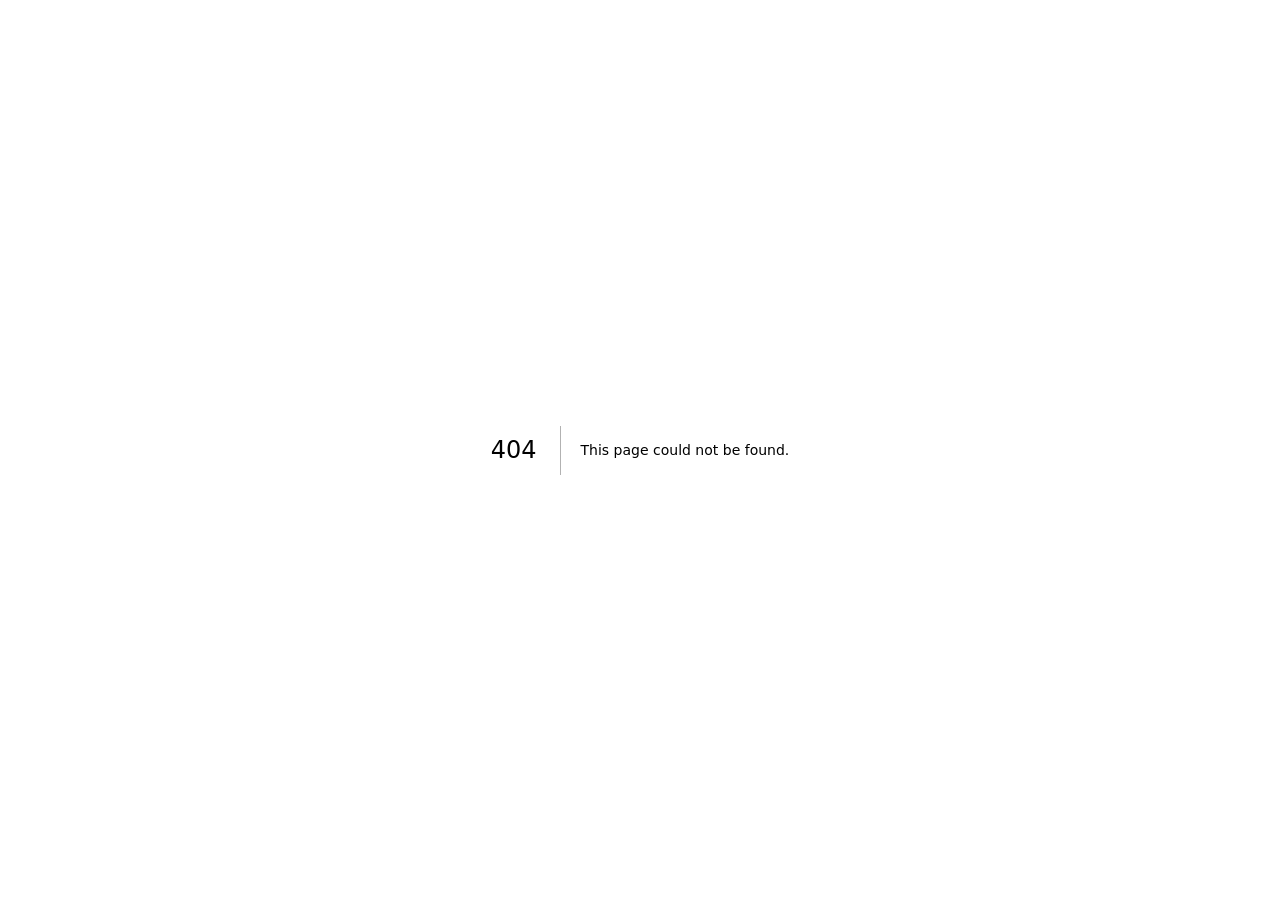
<file: 404/index.html>
<!DOCTYPE html><html lang="en-IN"><head><meta charSet="utf-8"/><meta name="viewport" content="width=device-width, initial-scale=1"/><link rel="stylesheet" href="/_next/static/chunks/0vsxqquo_t4l0.css" data-precedence="next"/><link rel="preload" as="script" fetchPriority="low" href="/_next/static/chunks/12aruqaur5huj.js"/><script src="/_next/static/chunks/0_i_z5y45w3ww.js" async=""></script><script src="/_next/static/chunks/1mkbuudhndal5.js" async=""></script><script src="/_next/static/chunks/turbopack-180aqnlklkj0g.js" async=""></script><script src="/_next/static/chunks/3fntmmi971322.js" async="" crossorigin=""></script><meta name="robots" content="noindex"/><meta name="theme-color" content="#2d2522"/><title>Prag&#x27;s Physiotherapy Clinic | Best Physiotherapist in Sector 62, Noida</title><meta name="description" content="Prag&#x27;s Physiotherapy Clinic — trusted physiotherapist in Sector 62, Noida, behind Fortis Hospital. Dr. Anshu Singla (Sr. Consultant Physiotherapist, 20+ yrs) treats back pain, neck/cervical pain, knee &amp; joint pain, sciatica, sports injuries, migraine &amp; vertigo. Certified dry needling &amp; cupping therapy. 4.9★ (179 reviews). Book on WhatsApp."/><meta name="application-name" content="Prag’s Physiotherapy Clinic"/><meta name="author" content="Dr. Anshu Singla"/><meta name="keywords" content="physiotherapist in Noida,physiotherapy clinic in Noida,best physiotherapist in Noida,physiotherapy clinic Sector 62 Noida,physiotherapist Sector 62 Noida,physiotherapy near me Noida,physiotherapy near Fortis Hospital Noida,physiotherapist Sector 61 62 63 Noida,Prag&#x27;s Physiotherapy Clinic,Prags Physiotherapy Noida,Dr Anshu Singla physiotherapist,back pain treatment Noida,cervical pain physiotherapy Noida,neck pain physiotherapist Noida,knee pain treatment Noida,sciatica treatment Noida,frozen shoulder treatment Noida,sports injury physiotherapy Noida,slip disc treatment Noida,vertigo treatment Noida,migraine physiotherapy Noida,dry needling Noida,cupping therapy Noida,manual therapy Noida"/><meta name="creator" content="Prag’s Physiotherapy Clinic"/><meta name="publisher" content="Prag’s Physiotherapy Clinic"/><meta name="robots" content="index, follow"/><meta name="googlebot" content="index, follow, max-image-preview:large, max-snippet:-1"/><meta name="category" content="Health"/><meta name="geo.region" content="IN-UP"/><meta name="geo.placename" content="Noida, Sector 62"/><meta name="geo.position" content="28.6196627;77.3701851"/><meta name="ICBM" content="28.6196627, 77.3701851"/><link rel="canonical" href="https://pragsphysiotherapy.com/"/><meta property="og:title" content="Prag&#x27;s Physiotherapy Clinic — Best Physiotherapist in Sector 62, Noida"/><meta property="og:description" content="20+ years of trusted physiotherapy in Sector 62, Noida, behind Fortis Hospital. Back, neck, knee &amp; nerve pain · dry needling · cupping. 4.9★ (179 reviews). Book on WhatsApp."/><meta property="og:url" content="https://pragsphysiotherapy.com/"/><meta property="og:site_name" content="Prag’s Physiotherapy Clinic"/><meta property="og:locale" content="en_IN"/><meta property="og:image" content="https://pragsphysiotherapy.com/og-image.jpg"/><meta property="og:image:width" content="1200"/><meta property="og:image:height" content="630"/><meta property="og:image:alt" content="Prag’s Physiotherapy Clinic — Physiotherapist in Sector 62, Noida"/><meta property="og:type" content="website"/><meta name="twitter:card" content="summary_large_image"/><meta name="twitter:title" content="Prag&#x27;s Physiotherapy Clinic — Physiotherapist in Sector 62, Noida"/><meta name="twitter:description" content="20+ years of trusted physiotherapy in Noida. Dry needling · cupping · pain relief. 4.9★. Book on WhatsApp."/><meta name="twitter:image" content="https://pragsphysiotherapy.com/og-image.jpg"/><link rel="icon" href="/icon.svg?icon.2fuarp7_20sek.svg" sizes="any" type="image/svg+xml"/><meta name="next-size-adjust" content=""/><title>404: This page could not be found.</title><script src="/_next/static/chunks/0cz1d0mv5g_q7.js" noModule=""></script></head><body class="fraunces_5169e507-module__ZRt5IG__variable manrope_b7d5735e-module__suUhcW__variable antialiased"><div hidden=""><!--$--><!--/$--></div><script type="application/ld+json">{"@context":"https://schema.org","@graph":[{"@type":["MedicalClinic","Physiotherapy","LocalBusiness"],"@id":"https://pragsphysiotherapy.com/#clinic","name":"Prag’s Physiotherapy Clinic","alternateName":"Prags Physiotherapy Clinic","url":"https://pragsphysiotherapy.com/","telephone":"+919911053307","image":"https://pragsphysiotherapy.com/og-image.jpg","logo":"https://pragsphysiotherapy.com/icon.svg","priceRange":"₹₹","currenciesAccepted":"INR","paymentAccepted":"Cash, UPI, Card","medicalSpecialty":"Physiotherapy","description":"Physiotherapy clinic in Sector 62, Noida led by Dr. Anshu Singla (Sr. Consultant Physiotherapist, 20+ years). Treatment for back pain, cervical/neck pain, knee and joint pain, sciatica, sports injuries, migraine and vertigo, with certified dry needling and cupping therapy.","slogan":"A full stop to pain.","address":{"@type":"PostalAddress","streetAddress":"Shop No. 11, Ground Floor, B Block Market, Sector 62","addressLocality":"Noida","addressRegion":"Uttar Pradesh","postalCode":"201307","addressCountry":"IN"},"geo":{"@type":"GeoCoordinates","latitude":28.6196627,"longitude":77.3701851},"hasMap":"https://www.google.com/maps/search/?api=1&query=Prag%27s%20Physiotherapy%20Clinic%2C%20B%20Block%20Market%2C%20Sector%2062%2C%20Noida","areaServed":[{"@type":"Place","name":"Sector 62, Noida"},{"@type":"Place","name":"Sector 61, Noida"},{"@type":"Place","name":"Sector 63, Noida"},{"@type":"Place","name":"Sector 60, Noida"},{"@type":"Place","name":"Sector 51, Noida"},{"@type":"Place","name":"Sector 71, Noida"},{"@type":"Place","name":"Noida"},{"@type":"Place","name":"Ghaziabad"},{"@type":"Place","name":"Indirapuram"}],"aggregateRating":{"@type":"AggregateRating","ratingValue":4.9,"reviewCount":177,"bestRating":5,"worstRating":1},"openingHoursSpecification":[{"@type":"OpeningHoursSpecification","dayOfWeek":["Monday","Tuesday","Wednesday","Thursday","Friday","Saturday"],"opens":"10:30","closes":"14:00"},{"@type":"OpeningHoursSpecification","dayOfWeek":["Monday","Tuesday","Wednesday","Thursday","Friday","Saturday"],"opens":"17:30","closes":"20:00"}],"sameAs":["https://www.justdial.com/Noida/Prags-Physiotherapy-Clinic-Behind-Fortis-Hospital-Noida-Sector-62/011PXX11-XX11-170208093641-Y6A9_BZDET","https://www.practo.com/noida/clinic/prag-s-physiotherapy-clinic-noida-sector-62","https://www.facebook.com/pragsphysioclinic/","https://www.google.com/maps/place/Prags+Physiotherapy+Clinic/@28.6196627,77.3701851,17z/data=!4m6!3m5!1s0x390ce55c6f810f5f:0xfa7a5c490e770487!8m2!3d28.6196627!4d77.3701851!16s%2Fg%2F11c44vrv33"],"founder":{"@id":"https://pragsphysiotherapy.com/#dr-anshu"},"employee":{"@id":"https://pragsphysiotherapy.com/#dr-anshu"},"knowsAbout":["Anxiety Issues","Headache & Migraine","Dizziness & Vertigo","Acidity & Gastric Pain","Ear Pain & Ear Sounds","All Joint Pain","Muscle Pain","Nerve Pain"],"availableService":[{"@type":"MedicalTherapy","name":"Dry Needling","description":"Fine needles release deep trigger points that hands can't reach — certified practice."},{"@type":"MedicalTherapy","name":"Cupping Therapy","description":"Certified cupping that improves blood flow, releases fascia and eases chronic tightness."},{"@type":"MedicalTherapy","name":"Manual Therapy","description":"Hands-on joint mobilisation and soft-tissue release — the core of real physiotherapy."},{"@type":"MedicalTherapy","name":"Exercise Therapy","description":"A personalised, progressive exercise plan that builds strength and mobility you keep long-term."},{"@type":"MedicalTherapy","name":"Ultrasound Therapy","description":"Deep-tissue healing for inflammation, muscle spasm and chronic pain points."},{"@type":"MedicalTherapy","name":"IFT & TENS","description":"Electrotherapy that calms nerve pain and relaxes muscles — safe and non-invasive."},{"@type":"MedicalTherapy","name":"Laser Therapy","description":"Focused light therapy to accelerate tissue repair and reduce joint inflammation."},{"@type":"MedicalTherapy","name":"Shortwave Diathermy","description":"Deep heat therapy for stiff joints, chronic backache and arthritic pain."},{"@type":"MedicalTherapy","name":"Post-Operative Rehab","description":"Structured recovery programs coordinated with your surgeon's protocol."}],"hasOfferCatalog":{"@type":"OfferCatalog","name":"Physiotherapy treatments","itemListElement":[{"@type":"Offer","itemOffered":{"@type":"Service","name":"Dry Needling"}},{"@type":"Offer","itemOffered":{"@type":"Service","name":"Cupping Therapy"}},{"@type":"Offer","itemOffered":{"@type":"Service","name":"Manual Therapy"}},{"@type":"Offer","itemOffered":{"@type":"Service","name":"Exercise Therapy"}},{"@type":"Offer","itemOffered":{"@type":"Service","name":"Ultrasound Therapy"}},{"@type":"Offer","itemOffered":{"@type":"Service","name":"IFT & TENS"}},{"@type":"Offer","itemOffered":{"@type":"Service","name":"Laser Therapy"}},{"@type":"Offer","itemOffered":{"@type":"Service","name":"Shortwave Diathermy"}},{"@type":"Offer","itemOffered":{"@type":"Service","name":"Post-Operative Rehab"}},{"@type":"Offer","itemOffered":{"@type":"Service","name":"Anxiety Issues"}},{"@type":"Offer","itemOffered":{"@type":"Service","name":"Headache & Migraine"}},{"@type":"Offer","itemOffered":{"@type":"Service","name":"Dizziness & Vertigo"}},{"@type":"Offer","itemOffered":{"@type":"Service","name":"Acidity & Gastric Pain"}},{"@type":"Offer","itemOffered":{"@type":"Service","name":"Ear Pain & Ear Sounds"}},{"@type":"Offer","itemOffered":{"@type":"Service","name":"All Joint Pain"}},{"@type":"Offer","itemOffered":{"@type":"Service","name":"Muscle Pain"}},{"@type":"Offer","itemOffered":{"@type":"Service","name":"Nerve Pain"}}]}},{"@type":"Person","@id":"https://pragsphysiotherapy.com/#dr-anshu","name":"Dr. Anshu Singla","jobTitle":"Sr. Consultant Physiotherapist","worksFor":{"@id":"https://pragsphysiotherapy.com/#clinic"},"knowsAbout":["Physiotherapy","Dry Needling","Cupping Therapy","Manual Therapy","Sports Injury Rehabilitation","Back Pain","Cervical Pain"]},{"@type":"WebSite","@id":"https://pragsphysiotherapy.com/#website","url":"https://pragsphysiotherapy.com/","name":"Prag’s Physiotherapy Clinic","inLanguage":"en-IN","publisher":{"@id":"https://pragsphysiotherapy.com/#clinic"}}]}</script><div style="font-family:system-ui,&quot;Segoe UI&quot;,Roboto,Helvetica,Arial,sans-serif,&quot;Apple Color Emoji&quot;,&quot;Segoe UI Emoji&quot;;height:100vh;text-align:center;display:flex;flex-direction:column;align-items:center;justify-content:center"><div><style>body{color:#000;background:#fff;margin:0}.next-error-h1{border-right:1px solid rgba(0,0,0,.3)}@media (prefers-color-scheme:dark){body{color:#fff;background:#000}.next-error-h1{border-right:1px solid rgba(255,255,255,.3)}}</style><h1 class="next-error-h1" style="display:inline-block;margin:0 20px 0 0;padding:0 23px 0 0;font-size:24px;font-weight:500;vertical-align:top;line-height:49px">404</h1><div style="display:inline-block"><h2 style="font-size:14px;font-weight:400;line-height:49px;margin:0">This page could not be found.</h2></div></div></div><!--$--><!--/$--><script src="/_next/static/chunks/12aruqaur5huj.js" id="_R_" async=""></script><script>(self.__next_f=self.__next_f||[]).push([0])</script><script>self.__next_f.push([1,"1:\"$Sreact.fragment\"\n8:I[68027,[\"/_next/static/chunks/3fntmmi971322.js\"],\"default\",1]\n:HL[\"/_next/static/chunks/0vsxqquo_t4l0.css\",\"style\"]\n2:T185a,{\"@context\":\"https://schema.org\",\"@graph\":[{\"@type\":[\"MedicalClinic\",\"Physiotherapy\",\"LocalBusiness\"],\"@id\":\"https://pragsphysiotherapy.com/#clinic\",\"name\":\"Prag’s Physiotherapy Clinic\",\"alternateName\":\"Prags Physiotherapy Clinic\",\"url\":\"https://pragsphysiotherapy.com/\",\"telephone\":\"+919911053307\",\"image\":\"https://pragsphysiotherapy.com/og-image.jpg\",\"logo\":\"https://pragsphysiotherapy.com/icon.svg\",\"priceRange\":\"₹₹\",\"currenciesAccepted\":\"INR\",\"paymentAccepted\":\"Cash, UPI, Card\",\"medicalSpecialty\":\"Physiotherapy\",\"description\":\"Physiotherapy clinic in Sector 62, Noida led by Dr. Anshu Singla (Sr. Consultant Physiotherapist, 20+ years). Treatment for back pain, cervical/neck pain, knee and joint pain, sciatica, sports injuries, migraine and vertigo, with certified dry needling and cupping therapy.\",\"slogan\":\"A full stop to pain.\",\"address\":{\"@type\":\"PostalAddress\",\"streetAddress\":\"Shop No. 11, Ground Floor, B Block Market, Sector 62\",\"addressLocality\":\"Noida\",\"addressRegion\":\"Uttar Pradesh\",\"postalCode\":\"201307\",\"addressCountry\":\"IN\"},\"geo\":{\"@type\":\"GeoCoordinates\",\"latitude\":28.6196627,\"longitude\":77.3701851},\"hasMap\":\"https://www.google.com/maps/search/?api=1\u0026query=Prag%27s%20Physiotherapy%20Clinic%2C%20B%20Block%20Market%2C%20Sector%2062%2C%20Noida\",\"areaServed\":[{\"@type\":\"Place\",\"name\":\"Sector 62, Noida\"},{\"@type\":\"Place\",\"name\":\"Sector 61, Noida\"},{\"@type\":\"Place\",\"name\":\"Sector 63, Noida\"},{\"@type\":\"Place\",\"name\":\"Sector 60, Noida\"},{\"@type\":\"Place\",\"name\":\"Sector 51, Noida\"},{\"@type\":\"Place\",\"name\":\"Sector 71, Noida\"},{\"@type\":\"Place\",\"name\":\"Noida\"},{\"@type\":\"Place\",\"name\":\"Ghaziabad\"},{\"@type\":\"Place\",\"name\":\"Indirapuram\"}],\"aggregateRating\":{\"@type\":\"AggregateRating\",\"ratingValue\":4.9,\"reviewCount\":177,\"bestRating\":5,\"worstRating\":1},\"openingHoursSpecification\":[{\"@type\":\"OpeningHoursSpecification\",\"dayOfWeek\":[\"Monday\",\"Tuesday\",\"Wednesday\",\"Thursday\",\"Friday\",\"Saturday\"],\"opens\":\"10:30\",\"closes\":\"14:00\"},{\"@type\":\"OpeningHoursSpecification\",\"dayOfWeek\":[\"Monday\",\"Tuesday\",\"Wednesday\",\"Thursday\",\"Friday\",\"Saturday\"],\"opens\":\"17:30\",\"closes\":\"20:00\"}],\"sameAs\":[\"https://www.justdial.com/Noida/Prags-Physiotherapy-Clinic-Behind-Fortis-Hospital-Noida-Sector-62/011PXX11-XX11-170208093641-Y6A9_BZDET\",\"https://www.practo.com/noida/clinic/prag-s-physiotherapy-clinic-noida-sector-62\",\"https://www.facebook.com/pragsphysioclinic/\",\"https://www.google.com/maps/place/Prags+Physiotherapy+Clinic/@28.6196627,77.3701851,17z/data=!4m6!3m5!1s0x390ce55c6f810f5f:0xfa7a5c490e770487!8m2!3d28.6196627!4d77.3701851!16s%2Fg%2F11c44vrv33\"],\"founder\":{\"@id\":\"https://pragsphysiotherapy.com/#dr-anshu\"},\"employee\":{\"@id\":\"https://pragsphysiotherapy.com/#dr-anshu\"},\"knowsAbout\":[\"Anxiety Issues\",\"Headache \u0026 Migraine\",\"Dizziness \u0026 Vertigo\",\"Acidity \u0026 Gastric Pain\",\"Ear Pain \u0026 Ear Sounds\",\"All Joint Pain\",\"Muscle Pain\",\"Nerve Pain\"],\"availableService\":[{\"@type\":\"MedicalTherapy\",\"name\":\"Dry Needling\",\"description\":\"Fine needles release deep trigger points that hands can't reach — certified practice.\"},{\"@type\":\"MedicalTherapy\",\"name\":\"Cupping Therapy\",\"description\":\"Certified cupping that improves blood flow, releases fascia and eases chronic tightness.\"},{\"@type\":\"MedicalTherapy\",\"name\":\"Manual Therapy\",\"description\":\"Hands-on joint mobilisation and soft-tissue release — the core of real physiotherapy.\"},{\"@type\":\"MedicalTherapy\",\"name\":\"Exercise Therapy\",\"description\":\"A personalised, progressive exercise plan that builds strength and mobility you keep long-term.\"},{\"@type\":\"MedicalTherapy\",\"name\":\"Ultrasound Therapy\",\"description\":\"Deep-tissue healing for inflammation, muscle spasm and chronic pain points.\"},{\"@type\":\"MedicalTherapy\",\"name\":\"IFT \u0026 TENS\",\"description\":\"Electrotherapy that calms nerve pain and relaxes muscles — safe and non-invasive.\"},{\"@type\":\"MedicalTherapy\",\"name\":\"Laser Therapy\",\"description\":\"Focused light therapy to accelerate tissue repair and reduce joint inflammation.\"},{\"@type\":\"MedicalTherapy\",\"name\":\"Shortwave Diathermy\",\"description\":\"Deep heat therapy for stiff joints, chronic backache and arthritic pain.\"},{\"@type\":\"MedicalTherapy\",\"name\":\"Post-Operative Rehab\",\"description\":\"Structured recovery programs coordinated with your surgeon's protocol.\"}],\"hasOfferCatalog\":{\"@type\":\"OfferCatalog\",\"name\":\"Physiotherapy treatments\",\"itemListElement\":[{\"@type\":\"Offer\",\"itemOffered\":{\"@type\":\"Service\",\"name\":\"Dry Needling\"}},{\"@type\":\"Offer\",\"itemOffered\":{\"@type\":\"Service\",\"name\":\"Cupping Therapy\"}},{\"@type\":\"Offer\",\"itemOffered\":{\"@type\":\"Service\",\"name\":\"Manual Therapy\"}},{\"@type\":\"Offer\",\"itemOffered\":{\"@type\":\"Service\",\"name\":\"Exercise Therapy\"}},{\"@type\":\"Offer\",\"itemOffered\":{\"@type\":\"Service\",\"name\":\"Ultrasound Therapy\"}},{\"@type\":\"Offer\",\"itemOffered\":{\"@type\":\"Service\",\"name\":\"IFT \u0026 TENS\"}},{\"@type\":\"Offer\",\"itemOffered\":{\"@type\":\"Service\",\"name\":\"Laser Therapy\"}},{\"@type\":\"Offer\",\"itemOffered\":{\"@type\":\"Service\",\"name\":\"Shortwave Diathermy\"}},{\"@type\":\"Offer\",\"itemOffered\":{\"@type\":\"Service\",\"name\":\"Post-Operative Rehab\"}},{\"@type\":\"Offer\",\"itemOffered\":{\"@type\":\"Service\",\"name\":\"Anxiety Issues\"}},{\"@type\":\"Offer\",\"itemOffered\":{\"@type\":\"Service\",\"name\":\"Headache \u0026 Migraine\"}},{\"@type\":\"Offer\",\"itemOffered\":{\"@type\":\"Service\",\"name\":\"Dizziness \u0026 Vertigo\"}},{\"@type\":\"Offer\",\"itemOffered\":{\"@type\":\"Service\",\"name\":\"Acidity \u0026 Gastric Pain\"}},{\"@type\":\"Offer\",\"itemOffered\":{\"@type\":\"Service\",\"name\":\"Ear Pain \u0026 Ear Sounds\"}},{\"@type\":\"Offer\",\"itemOffered\":{\"@type\":\"Service\",\"name\":\"All Joint Pain\"}},{\"@type\":\"Offer\",\"itemOffered\":{\"@type\":\"Service\",\"name\":\"Muscle Pain\"}},{\"@type\":\"Offer\",\"itemOffered\":{\"@type\":\"Service\",\"name\":\"Nerve Pain\"}}]}},{\"@type\":\"Person\",\"@id\":\"https://pragsphysiotherapy.com/#dr-anshu\",\"name\":\"Dr. Anshu Singla\",\"jobTitle\":\"Sr. Consultant Physiotherapist\",\"worksFor\":{\"@id\":\"https://pragsphysiotherapy.com/#clinic\"},\"knowsAbout\":[\"Physiotherapy\",\"Dry Needling\",\"Cupping Therapy\",\"Manual Therapy\",\"Sports Injury Rehabilitation\",\"Back Pain\",\"Cervical Pain\"]},{\"@type\":\"WebSite\",\"@id\":\"https://pragsphysiotherapy.com/#website\",\"url\":\"https://pragsphysiotherapy.com/\",\"name\":\"Prag’s Physiotherapy Clinic\",\"inLanguage\":\"en-IN\",\"publisher\":{\"@id\":\"https://pragsphysiotherapy.com/#clinic\"}}]}6:X\n0:{\"P\":null,\"c\":[\"\",\"_not-found\",\"\"],\"q\":\"\",\"i\":false,\"f\":[[[\"\",{\"children\":[\"/_not-found\",{\"children\":[\"__PAGE__\",{},\"$undefined\",\"$undefined\",4608]},\"$undefined\",\"$undefined\",4608]},\"$undefined\",\"$undefined\",4624],[[\"$\",\"$1\",\"c\",{\"children\":[[[\"$\",\"link\",\"0\",{\"rel\":\"stylesheet\",\"href\":\"/_next/static/chunks/0vsxqquo_t4l0.css\",\"precedence\":\"next\",\"crossOrigin\":\"$undefined\",\"nonce\":\"$undefined\"}],[\"$\",\"script\",\"script-0\",{\"src\":\"/_next/static/chunks/3fntmmi971322.js\",\"async\":true,\"nonce\":\"$undefined\"}]],[\"$\",\"html\",null,{\"lang\":\"en-IN\",\"children\":[\"$\",\"body\",null,{\"className\":\"fraunces_5169e507-module__ZRt5IG__variable manrope_b7d5735e-module__suUhcW__variable antialiased\",\"children\":[[\"$\",\"script\",null,{\"type\":\"application/ld+json\",\"dangerouslySetInnerHTML\":{\"__html\":\"$2\"}}],\"$L3\"]}]}]]}],{\"children\":[\"$L4\",{\"children\":[\"$L5\",{},null,false,null]},null,false,\"$6\"]},null,false,null],\"$L7\",false]],\"m\":\"$undefined\",\"G\":[\"$8\",[\"$L9\"]],\"S\":true,\"h\":null,\"r\":\"$undefined\",\"s\":\"$undefined\",\"a\":\"$undefined\",\"l\":\"$undefined\",\"p\":\"$undefined\",\"d\":\"$undefined\",\"b\":\"ChExQpRkqN2V43CZ1BGre\"}\na:I[39756,[\"/_next/static/chunks/3fntmmi971322.js\"],\"default\"]\nb:I[37457,[\"/_next/static/chunks/3fntmmi971322.js\"],\"default\"]\nc:I[97367,[\"/_next/static/chunks/3fntmmi971322.js\"],\"OutletBoundary\"]\nd:\"$Sreact.suspense\"\nf:I[97367,[\"/_next/static/chunks/3fntmmi971322.js\"],\"ViewportBoundary\"]\n11:I[97367,[\"/_next/static/chunks/3fntmmi971322.js\"],\"MetadataBoundary\"]\n3:[\"$\",\"$La\",null,{\"parallelRouterKey\":\"children\",\"error\":\"$undefined\",\"errorStyles\":\"$undefined\",\"errorScripts\":\"$undefined\",\"template\":[\"$\",\"$Lb\",null,{}],\"templateStyles\":\"$undefined\",\"templateScripts\":\"$undefined\",\"notFound\":[[[\"$\",\"title\",null,{\"children\":\"404: This page could not be found.\"}],[\"$\",\"div\",null,{\"style\":{\"fontFamily\":\"system-ui,\\\"Segoe UI\\\",Roboto,Helvetica,Arial,sans-serif,\\\"Apple Color Emoji\\\",\\\"Segoe UI Emoji\\\"\",\"height\":\"100vh\",\"textAlign\":\"center\",\"display\":\"flex\",\"flexDirection\":\"column\",\"alignItems\":\"center\",\"justifyContent\":\"center\"},\"children\":[\"$\",\"div\",null,{\"children\":[[\"$\",\"style\",null,{\"dangerouslySetInnerHTML\":{\"__html\":\"body{color:#000;background:#fff;margin:0}.next-error-h1{border-right:1px solid rgba(0,0,0,.3)}@media (prefers-color-scheme:dark){body{color:#fff;background:#000}.next-error-h1{border-right:1px solid rgba(255,255,255,.3)}}\"}}],[\"$\",\"h1\",null,{\"className\":\"next-error-h1\",\"style\":{\"display\":\"inline-block\",\"margin\":\"0 20px 0 0\",\"padding\":\"0 23px 0 0\",\"fontSize\":24,\"fontWeight\":500,\"verticalAlign\":\"top\",\"lineHeight\":\"49px\"},\"children\":404}],[\"$\",\"div\",null,{\"style\":{\"display\":\"inline-block\"},\"children\":[\"$\",\"h2\",null,{\"style\":{\"fontSize\":14,\"fontWeight\":400,\"lineHeight\":\"49px\",\"margin\":0},\"children\":\"This page could not be found.\"}]}]]}]}]],[]],\"forbidden\":\"$undefined\",\"unauthorized\":\"$undefined\"}]\n4:[\"$\",\"$1\",\"c\",{\"children\":[null,[\"$\",\"$La\",null,{\"parallelRouterKey\":\"children\",\"error\":\"$undefined\",\"errorStyles\":\"$undefined\",\"errorScripts\":\"$undefined\",\"template\":[\"$\",\"$Lb\",null,{}],\"templateStyles\":\"$undefined\",\"templateScripts\":\"$undefined\",\"notFound\":\"$undefined\",\"forbidden\":\"$undefined\",\"unauthorized\":\"$undefined\"}]]}]\n5:[\"$\",\"$1\",\"c\",{\"children\":[[[\"$\",\"title\",null,{\"children\":\"404: This page could not be found.\"}],[\"$\",\"div\",null,{\"style\":\"$3:props:notFound:0:1:props:style\",\"children\":[\"$\",\"div\",null,{\"children\":[[\"$\",\"style\",null,{\"dangerouslySetInnerHTML\":{\"__html\":\"body{color:#000;background:#fff;margin:0}.next-error-h1{border-right:1px solid rgba(0,0,0,.3)}@media (prefers-color-scheme:dark){body{color:#fff;background:#000}.next-error-h1{border-right:1px solid rgba(255,255,255,.3)}}\"}}],[\"$\",\"h1\",null,{\"className\":\"next-error-h1\",\"style\":\"$3:props:notFound:0:1:props:children:props:children:1:props:style\",\"children\":404}],[\"$\",\"div\",null,{\"style\":\"$3:props:notFound:0:1:props:children:props:children:2:props:style\",\"children\":[\"$\",\"h2\",null,{\"style\":\"$3:props:notFound:0:1:props:children:props:children:2:props:children:props:style\",\"children\":\"This page could not be found.\"}]}]]}]}]],null,[\"$\",\"$Lc\",null,{\"children\":[\"$\",\"$d\",null,{\"name\":\"Next.MetadataOutlet\",\"children\":\"$@e\"}]}]]}]\n7:[\"$\",\"$1\",\"h\",{\"children\":[[\"$\",\"meta\",null,{\"name\":\"robots\",\"content\":\"noindex\"}],[\"$\",\"$Lf\",null,{\"children\":\"$L10\"}],[\"$\",\"div\",null,{\"hidden\":true,\"children\":[\"$\",\"$L11\",null,{\"children\":[\"$\",\"$d\",null,{\"name\":\"Next.Metadata\",\"children\":\"$L12\"}]}]}],[\"$\",\"meta\",null,{\"name\":\"next-size-adjust\",\"content\":\"\"}]]}]\n9:[\"$\",\"link\",\"0\",{\"rel\":\"stylesheet\",\"href\":\"/_next/static/chunks/0vsxqquo_t4l0.css\",\"precedence\":\"next\",\"crossOrigin\":\"$undefined\",\"nonce\":\"$undefined\"}]\n6:C\n10:[[\"$\",\"meta\",\"0\",{\"charSet\":\"utf-8\"}],[\"$\",\"meta\",\"1\",{\"name\":\"viewport\",\"content\":\"width=device-width, initial-scale=1\"}],[\"$\",\"meta\",\"2\",{\"name\":\"theme-color\",\"content\":\"#2d2522\"}]]\n13:I[27201,[\"/_next/static/chunks/3fntmmi971322.js\"],\"IconMark\"]\ne:null\n12:[[\"$\",\"title\",\"0\",{\"children\":\"Prag's Physiotherapy Clinic | Best Physiotherapist in Sector 62, Noida\"}],[\"$\",\"meta\",\"1\",{\"name\":\"description\",\"content\":\"Prag's Physiotherapy Clinic — trusted physiotherapist in Sector 62, Noida, behind Fortis Hospital. Dr. Anshu Singla (Sr. Consultant Physiotherapist, 20+ yrs) treats back pain, neck/cervical pain, knee \u0026 joint pain, sciatica, sports injuries, migraine \u0026 vertigo. Certified dry needling \u0026 cupping therapy. 4.9★ (179 reviews). Book on WhatsApp.\"}],[\"$\",\"meta\",\"2\",{\"name\":\"application-name\",\"content\":\"Prag’s Physiotherapy Clinic\"}],[\"$\",\"meta\",\"3\",{\"name\":\"author\",\"content\":\"Dr. Anshu Singla\"}],[\"$\",\"meta\",\"4\",{\"name\":\"keywords\",\"content\":\"physiotherapist in Noida,physiotherapy clinic in Noida,best physiotherapist in Noida,physiotherapy clinic Sector 62 Noida,physiotherapist Sector 62 Noida,physiotherapy near me Noida,physiotherapy near Fortis Hospital Noida,physiotherapist Sector 61 62 63 Noida,Prag's Physiotherapy Clinic,Prags Physiotherapy Noida,Dr Anshu Singla physiotherapist,back pain treatment Noida,cervical pain physiotherapy Noida,neck pain physiotherapist Noida,knee pain treatment Noida,sciatica treatment Noida,frozen shoulder treatment Noida,sports injury physiotherapy Noida,slip disc treatment Noida,vertigo treatment Noida,migraine physiotherapy Noida,dry needling Noida,cupping therapy Noida,manual therapy Noida\"}],[\"$\",\"meta\",\"5\",{\"name\":\"creator\",\"content\":\"Prag’s Physiotherapy Clinic\"}],[\"$\",\"meta\",\"6\",{\"name\":\"publisher\",\"content\":\"Prag’s Physiotherapy Clinic\"}],[\"$\",\"meta\",\"7\",{\"name\":\"robots\",\"content\":\"index, follow\"}],[\"$\",\"meta\",\"8\",{\"name\":\"googlebot\",\"content\":\"index, follow, max-image-preview:large, max-snippet:-1\"}],[\"$\",\"meta\",\"9\",{\"name\":\"category\",\"content\":\"Health\"}],[\"$\",\"meta\",\"10\",{\"name\":\"geo.region\",\"content\":\"IN-UP\"}],[\"$\",\"meta\",\"11\",{\"name\":\"geo.placename\",\"content\":\"Noida, Sector 62\"}],[\"$\",\"meta\",\"12\",{\"name\":\"geo.position\",\"content\":\"28.6196627;77.3701851\"}],[\"$\",\"meta\",\"13\",{\"name\":\"ICBM\",\"content\":\"28.6196627, 77.3701851\"}],[\"$\",\"link\",\"14\",{\"rel\":\"canonical\",\"href\":\"https://pragsphysiotherapy.com/\"}],[\"$\",\"meta\",\"15\",{\"property\":\"og:title\",\"content\":\"Prag's Physiotherapy Clinic — Best Physiotherapist in Sector 62, Noida\"}],[\"$\",\"meta\",\"16\",{\"property\":\"og:description\",\"content\":\"20+ years of trusted physiotherapy in Sector 62, Noida, behind Fortis Hospital. Back, neck, knee \u0026 nerve pain · dry needling · cupping. 4.9★ (179 reviews). Book on WhatsApp.\"}],[\"$\",\"meta\",\"17\",{\"property\":\"og:url\",\"content\":\"https://pragsphysiotherapy.com/\"}],[\"$\",\"meta\",\"18\",{\"property\":\"og:site_name\",\"content\":\"Prag’s Physiotherapy Clinic\"}],[\"$\",\"meta\",\"19\",{\"property\":\"og:locale\",\"content\":\"en_IN\"}],[\"$\",\"meta\",\"20\",{\"property\":\"og:image\",\"content\":\"https://pragsphysiotherapy.com/og-image.jpg\"}],[\"$\",\"meta\",\"21\",{\"property\":\"og:image:width\",\"content\":\"1200\"}],[\"$\",\"meta\",\"22\",{\"property\":\"og:image:height\",\"content\":\"630\"}],[\"$\",\"meta\",\"23\",{\"property\":\"og:image:alt\",\"content\":\"Prag’s Physiotherapy Clinic — Physiotherapist in Sector 62, Noida\"}],[\"$\",\"meta\",\"24\",{\"property\":\"og:type\",\"content\":\"website\"}],[\"$\",\"meta\",\"25\",{\"name\":\"twitter:card\",\"content\":\"summary_large_image\"}],[\"$\",\"meta\",\"26\",{\"name\":\"twitter:title\",\"content\":\"Prag's Physiotherapy Clinic — Physiotherapist in Sector 62, Noida\"}],[\"$\",\"meta\",\"27\",{\"name\":\"twitter:description\",\"content\":\"20+ years of trusted physiotherapy in Noida. Dry needling · cupping · pain relief. 4.9★. Book on WhatsApp.\"}],[\"$\",\"meta\",\"28\",{\"name\":\"twitter:image\",\"content\":\"https://pragsphysiotherapy.com/og-image.jpg\"}],[\"$\",\"link\",\"29\",{\"rel\":\"icon\",\"href\":\"/icon.svg?icon.2fuarp7_20sek.svg\",\"sizes\":\"any\",\"type\":\"image/svg+xml\"}],[\"$\",\"$L13\",\"30\",{}]]\n"])</script></body></html>
</file>
<file: _next/static/chunks/0vsxqquo_t4l0.css>
@font-face{font-family:Fraunces;font-style:normal;font-weight:100 900;font-display:swap;src:url(../media/a5a3076f5a3c2968-s.09mqwf_zjnrdf.woff2)format("woff2");unicode-range:U+102-103,U+110-111,U+128-129,U+168-169,U+1A0-1A1,U+1AF-1B0,U+300-301,U+303-304,U+308-309,U+323,U+329,U+1EA0-1EF9,U+20AB}@font-face{font-family:Fraunces;font-style:normal;font-weight:100 900;font-display:swap;src:url(../media/23f1a98b08006014-s.0s5mkn35-hrc5.woff2)format("woff2");unicode-range:U+100-2BA,U+2BD-2C5,U+2C7-2CC,U+2CE-2D7,U+2DD-2FF,U+304,U+308,U+329,U+1D00-1DBF,U+1E00-1E9F,U+1EF2-1EFF,U+2020,U+20A0-20AB,U+20AD-20C0,U+2113,U+2C60-2C7F,U+A720-A7FF}@font-face{font-family:Fraunces;font-style:normal;font-weight:100 900;font-display:swap;src:url(../media/54fc36028e2bb174-s.p.20jfceqj9zyw9.woff2)format("woff2");unicode-range:U+??,U+131,U+152-153,U+2BB-2BC,U+2C6,U+2DA,U+2DC,U+304,U+308,U+329,U+2000-206F,U+20AC,U+2122,U+2191,U+2193,U+2212,U+2215,U+FEFF,U+FFFD}@font-face{font-family:Fraunces Fallback;src:local(Times New Roman);ascent-override:84.71%;descent-override:22.09%;line-gap-override:0.0%;size-adjust:115.45%}.fraunces_5169e507-module__ZRt5IG__className{font-family:Fraunces,Fraunces Fallback;font-style:normal}.fraunces_5169e507-module__ZRt5IG__variable{--font-fraunces:"Fraunces", "Fraunces Fallback"}
@font-face{font-family:Manrope;font-style:normal;font-weight:200 800;font-display:swap;src:url(../media/a342834df7752944-s.3hd2l7bm32o7k.woff2)format("woff2");unicode-range:U+460-52F,U+1C80-1C8A,U+20B4,U+2DE0-2DFF,U+A640-A69F,U+FE2E-FE2F}@font-face{font-family:Manrope;font-style:normal;font-weight:200 800;font-display:swap;src:url(../media/d3fe2f289711ac3f-s.1l2zhvq5eocqf.woff2)format("woff2");unicode-range:U+301,U+400-45F,U+490-491,U+4B0-4B1,U+2116}@font-face{font-family:Manrope;font-style:normal;font-weight:200 800;font-display:swap;src:url(../media/58c4895d0a0ef7cc-s.2vhvl9vrvk-va.woff2)format("woff2");unicode-range:U+370-377,U+37A-37F,U+384-38A,U+38C,U+38E-3A1,U+3A3-3FF}@font-face{font-family:Manrope;font-style:normal;font-weight:200 800;font-display:swap;src:url(../media/bfc7db5c00d21bc5-s.173xwsdme27n8.woff2)format("woff2");unicode-range:U+102-103,U+110-111,U+128-129,U+168-169,U+1A0-1A1,U+1AF-1B0,U+300-301,U+303-304,U+308-309,U+323,U+329,U+1EA0-1EF9,U+20AB}@font-face{font-family:Manrope;font-style:normal;font-weight:200 800;font-display:swap;src:url(../media/6ab0db14f70d8ed6-s.13hnt-xgp82zk.woff2)format("woff2");unicode-range:U+100-2BA,U+2BD-2C5,U+2C7-2CC,U+2CE-2D7,U+2DD-2FF,U+304,U+308,U+329,U+1D00-1DBF,U+1E00-1E9F,U+1EF2-1EFF,U+2020,U+20A0-20AB,U+20AD-20C0,U+2113,U+2C60-2C7F,U+A720-A7FF}@font-face{font-family:Manrope;font-style:normal;font-weight:200 800;font-display:swap;src:url(../media/a343f882a40d2cc9-s.p.1sj6eobyi31rd.woff2)format("woff2");unicode-range:U+??,U+131,U+152-153,U+2BB-2BC,U+2C6,U+2DA,U+2DC,U+304,U+308,U+329,U+2000-206F,U+20AC,U+2122,U+2191,U+2193,U+2212,U+2215,U+FEFF,U+FFFD}@font-face{font-family:Manrope Fallback;src:local(Arial);ascent-override:103.31%;descent-override:29.07%;line-gap-override:0.0%;size-adjust:103.19%}.manrope_b7d5735e-module__suUhcW__className{font-family:Manrope,Manrope Fallback;font-style:normal}.manrope_b7d5735e-module__suUhcW__variable{--font-manrope:"Manrope", "Manrope Fallback"}
@layer properties{@supports (((-webkit-hyphens:none)) and (not (margin-trim:inline))) or ((-moz-orient:inline) and (not (color:rgb(from red r g b)))){*,:before,:after,::backdrop{--tw-rotate-x:initial;--tw-rotate-y:initial;--tw-rotate-z:initial;--tw-skew-x:initial;--tw-skew-y:initial;--tw-space-y-reverse:0;--tw-border-style:solid;--tw-leading:initial;--tw-font-weight:initial;--tw-tracking:initial;--tw-shadow:0 0 #0000;--tw-shadow-color:initial;--tw-shadow-alpha:100%;--tw-inset-shadow:0 0 #0000;--tw-inset-shadow-color:initial;--tw-inset-shadow-alpha:100%;--tw-ring-color:initial;--tw-ring-shadow:0 0 #0000;--tw-inset-ring-color:initial;--tw-inset-ring-shadow:0 0 #0000;--tw-ring-inset:initial;--tw-ring-offset-width:0px;--tw-ring-offset-color:#fff;--tw-ring-offset-shadow:0 0 #0000;--tw-blur:initial;--tw-brightness:initial;--tw-contrast:initial;--tw-grayscale:initial;--tw-hue-rotate:initial;--tw-invert:initial;--tw-opacity:initial;--tw-saturate:initial;--tw-sepia:initial;--tw-drop-shadow:initial;--tw-drop-shadow-color:initial;--tw-drop-shadow-alpha:100%;--tw-drop-shadow-size:initial;--tw-backdrop-blur:initial;--tw-backdrop-brightness:initial;--tw-backdrop-contrast:initial;--tw-backdrop-grayscale:initial;--tw-backdrop-hue-rotate:initial;--tw-backdrop-invert:initial;--tw-backdrop-opacity:initial;--tw-backdrop-saturate:initial;--tw-backdrop-sepia:initial;--tw-duration:initial;--tw-ease:initial;--tw-translate-x:0;--tw-translate-y:0;--tw-translate-z:0;--tw-scale-x:1;--tw-scale-y:1;--tw-scale-z:1}}}@layer theme{:root,:host{--font-mono:ui-monospace, SFMono-Regular, Menlo, Monaco, Consolas, "Liberation Mono", "Courier New", monospace;--color-white:#fff;--spacing:.25rem;--container-md:28rem;--container-xl:36rem;--container-2xl:42rem;--container-3xl:48rem;--container-6xl:72rem;--text-sm:.875rem;--text-sm--line-height:calc(1.25 / .875);--text-base:1rem;--text-base--line-height:calc(1.5 / 1);--text-lg:1.125rem;--text-lg--line-height:calc(1.75 / 1.125);--text-xl:1.25rem;--text-xl--line-height:calc(1.75 / 1.25);--text-2xl:1.5rem;--text-2xl--line-height:calc(2 / 1.5);--text-3xl:1.875rem;--text-3xl--line-height:calc(2.25 / 1.875);--text-4xl:2.25rem;--text-4xl--line-height:calc(2.5 / 2.25);--font-weight-medium:500;--font-weight-semibold:600;--font-weight-bold:700;--tracking-tight:-.025em;--leading-tight:1.25;--leading-snug:1.375;--leading-relaxed:1.625;--radius-2xl:1rem;--radius-3xl:1.5rem;--ease-out:cubic-bezier(0, 0, .2, 1);--blur-sm:8px;--blur-xl:24px;--default-transition-duration:.15s;--default-transition-timing-function:cubic-bezier(.4, 0, .2, 1);--default-font-family:var(--font-manrope), ui-sans-serif, system-ui, sans-serif;--default-mono-font-family:var(--font-mono);--color-paper:#fbf6ed;--color-cream:#f6eddb;--color-ink:#221b17;--color-ink-soft:#574e48;--color-accent:#9f4f32;--color-panel:#2c211b;--color-mint:#f2e4d2;--color-amber:#ecbc5e;--color-saffron:#c35b03;--color-wa:#007b36;--color-wa-deep:#0b6d32;--color-line:#221b171f;--shadow-lift:0 2px 4px #26201c0f, 0 16px 40px -12px #26201c38;--ease-spring:cubic-bezier(.34, 1.4, .44, 1)}@supports (color:lab(0% 0 0)){:root,:host{--color-paper:lab(97.1514% .384361 4.96506);--color-cream:lab(94.0648% .87437 10.0062);--color-ink:lab(10.6304% 2.85745 4.52933);--color-ink-soft:lab(33.8275% 3.18666 5.10805);--color-accent:lab(43.4384% 32.4351 32.787);--color-panel:lab(14.0649% 4.58021 6.10547);--color-mint:lab(91.339% 2.59197 10.481);--color-amber:lab(79.2618% 10.5653 53.604);--color-saffron:lab(51.4485% 39.736 59.995);--color-wa:lab(44.9531% -44.1747 29.6004);--color-wa-deep:lab(40.0742% -37.9708 25.3053);--color-line:lab(10.6304% 2.85745 4.52932/.12);--shadow-lift:0 2px 4px lab(12.9592% 2.41732 3.85351/.06), 0 16px 40px -12px lab(12.9592% 2.41732 3.85351/.22)}}}@layer base{*,:after,:before,::backdrop{box-sizing:border-box;border:0 solid;margin:0;padding:0}::file-selector-button{box-sizing:border-box;border:0 solid;margin:0;padding:0}html,:host{-webkit-text-size-adjust:100%;tab-size:4;line-height:1.5;font-family:var(--default-font-family,-apple-system, BlinkMacSystemFont, "Segoe UI", Roboto, "Helvetica Neue", "Noto Sans", Arial, sans-serif, "Apple Color Emoji", "Segoe UI Emoji", "Segoe UI Symbol", "Noto Color Emoji");font-feature-settings:var(--default-font-feature-settings,normal);font-variation-settings:var(--default-font-variation-settings,normal);-webkit-tap-highlight-color:transparent}hr{height:0;color:inherit;border-top-width:1px}abbr:where([title]){-webkit-text-decoration:underline dotted;text-decoration:underline dotted}h1,h2,h3,h4,h5,h6{font-size:inherit;font-weight:inherit}a{color:inherit;-webkit-text-decoration:inherit;-webkit-text-decoration:inherit;-webkit-text-decoration:inherit;-webkit-text-decoration:inherit;text-decoration:inherit}b,strong{font-weight:bolder}code,kbd,samp,pre{font-family:var(--default-mono-font-family,ui-monospace, SFMono-Regular, Menlo, Monaco, Consolas, "Liberation Mono", "Courier New", monospace);font-feature-settings:var(--default-mono-font-feature-settings,normal);font-variation-settings:var(--default-mono-font-variation-settings,normal);font-size:1em}small{font-size:80%}sub,sup{vertical-align:baseline;font-size:75%;line-height:0;position:relative}sub{bottom:-.25em}sup{top:-.5em}table{text-indent:0;border-color:inherit;border-collapse:collapse}:-moz-focusring:where(:not(iframe)){outline:auto}progress{vertical-align:baseline}summary{display:list-item}ol,ul,menu{list-style:none}img,svg,video,canvas,audio,iframe,embed,object{vertical-align:middle;display:block}img,video{max-width:100%;height:auto}button,input,select,optgroup,textarea{font:inherit;font-feature-settings:inherit;font-variation-settings:inherit;letter-spacing:inherit;color:inherit;opacity:1;background-color:#0000;border-radius:0}::file-selector-button{font:inherit;font-feature-settings:inherit;font-variation-settings:inherit;letter-spacing:inherit;color:inherit;opacity:1;background-color:#0000;border-radius:0}:where(select:is([multiple],[size])) optgroup{font-weight:bolder}:where(select:is([multiple],[size])) optgroup option{padding-inline-start:20px}::file-selector-button{margin-inline-end:4px}::placeholder{opacity:1}@supports (not ((-webkit-appearance:-apple-pay-button))) or (contain-intrinsic-size:1px){::placeholder{color:currentColor}@supports (color:color-mix(in lab, red, red)){::placeholder{color:color-mix(in oklab, currentcolor 50%, transparent)}}}textarea{resize:vertical}::-webkit-search-decoration{-webkit-appearance:none}::-webkit-date-and-time-value{min-height:1lh;text-align:inherit}::-webkit-datetime-edit{display:inline-flex}::-webkit-datetime-edit-fields-wrapper{padding:0}::-webkit-datetime-edit{padding-block:0}::-webkit-datetime-edit-year-field{padding-block:0}::-webkit-datetime-edit-month-field{padding-block:0}::-webkit-datetime-edit-day-field{padding-block:0}::-webkit-datetime-edit-hour-field{padding-block:0}::-webkit-datetime-edit-minute-field{padding-block:0}::-webkit-datetime-edit-second-field{padding-block:0}::-webkit-datetime-edit-millisecond-field{padding-block:0}::-webkit-datetime-edit-meridiem-field{padding-block:0}::-webkit-calendar-picker-indicator{line-height:1}:-moz-ui-invalid{box-shadow:none}button,input:where([type=button],[type=reset],[type=submit]){appearance:button}::file-selector-button{appearance:button}::-webkit-inner-spin-button{height:auto}::-webkit-outer-spin-button{height:auto}[hidden]:where(:not([hidden=until-found])){display:none!important}}@layer components{.font-display{font-family:var(--font-fraunces), ui-serif, Georgia, serif;font-variation-settings:"SOFT" 60, "WONK" 0;letter-spacing:-.015em}.display-wonk{font-variation-settings:"SOFT" 100, "WONK" 1;font-style:italic}.text-hero{font-size:clamp(2.5rem,1.4rem + 5.2vw,4.9rem);line-height:1.02}.text-title{font-size:clamp(1.9rem,1.2rem + 2.6vw,3.1rem);line-height:1.08}.grain:after{content:"";pointer-events:none;opacity:.05;background-image:url("data:image/svg+xml,%3Csvg xmlns='http://www.w3.org/2000/svg' width='140' height='140'%3E%3Cfilter id='n'%3E%3CfeTurbulence type='fractalNoise' baseFrequency='0.9' numOctaves='2'/%3E%3C/filter%3E%3Crect width='100%25' height='100%25' filter='url(%23n)'/%3E%3C/svg%3E");position:absolute;inset:0}.mesh-hero{background:radial-gradient(52rem 30rem at 82% -12%, #f8d7be8c, transparent 60%), radial-gradient(40rem 26rem at -10% 30%, #f0dcb199, transparent 55%), radial-gradient(30rem 22rem at 60% 110%, #f4cfbb59, transparent 60%), var(--color-paper)}@supports (color:lab(0% 0 0)){.mesh-hero{background:radial-gradient(52rem 30rem at 82% -12%, lab(88.2809% 8.95938 17.0514/.55), transparent 60%), radial-gradient(40rem 26rem at -10% 30%, lab(88.5854% 2.6772 23.6807/.6), transparent 55%), radial-gradient(30rem 22rem at 60% 110%, lab(85.8516% 11.272 15.0867/.35), transparent 60%), var(--color-paper)}}.mesh-ink{background:radial-gradient(46rem 30rem at 85% 0%, #4b31228c, transparent 60%), radial-gradient(38rem 26rem at 0% 100%, #582f0247, transparent 55%), var(--color-panel)}@supports (color:lab(0% 0 0)){.mesh-ink{background:radial-gradient(46rem 30rem at 85% 0%, lab(23.2029% 10.7191 14.2949/.55), transparent 60%), radial-gradient(38rem 26rem at 0% 100%, lab(24.2528% 17.0621 33.1082/.28), transparent 55%), var(--color-panel)}}@keyframes marquee{to{transform:translate(-50%)}}.marquee-track{width:max-content;animation:36s linear infinite marquee;display:flex}.marquee:hover .marquee-track{animation-play-state:paused}@keyframes rise{0%{opacity:0;transform:translateY(1.75rem)}to{opacity:1;transform:none}}@supports (animation-timeline:view()){@media (prefers-reduced-motion:no-preference){.reveal{animation:linear both rise;animation-timeline:view();animation-range:entry entry 42%}}}details.faq{border-bottom:1px solid var(--color-line)}details.faq summary{cursor:pointer;-webkit-tap-highlight-color:transparent;list-style:none}details.faq summary::-webkit-details-marker{display:none}details.faq summary .faq-icon{transition:rotate .3s var(--ease-spring)}details.faq[open] summary .faq-icon{rotate:45deg}details.faq::details-content{block-size:0;transition:block-size .35s var(--ease-spring), content-visibility .35s allow-discrete;overflow:clip}details.faq[open]::details-content{block-size:auto}.btn{transition:transform .25s var(--ease-spring), box-shadow .25s ease, background-color .2s ease;border-radius:999px;justify-content:center;align-items:center;gap:.55rem;font-weight:700;display:inline-flex}.btn:hover{transform:translateY(-2px)}.btn:active{transform:translateY(0)scale(.98)}.btn-wa{background:var(--color-wa);color:#fff;box-shadow:0 8px 24px -8px #198b438c;box-shadow:0 8px 24px -8px lab(50.7667% -43.9987 29.2648/.55)}.btn-wa:hover{background:var(--color-wa-deep)}.btn-ink{background:var(--color-ink);color:var(--color-paper)}.btn-ink:hover{background:var(--color-panel)}.btn-ghost{color:var(--color-ink);background:0 0;border:1.5px solid #221b1740}@supports (color:color-mix(in lab, red, red)){.btn-ghost{border:1.5px solid color-mix(in oklab, var(--color-ink) 25%, transparent)}}.btn-ghost:hover{border-color:var(--color-ink);background:#221b170d}@supports (color:color-mix(in lab, red, red)){.btn-ghost:hover{background:color-mix(in oklab, var(--color-ink) 5%, transparent)}}.card-lift{transition:transform .3s var(--ease-spring), box-shadow .3s ease, border-color .3s ease}.card-lift:hover{box-shadow:var(--shadow-lift);border-color:#221b1738;transform:translateY(-4px)}@supports (color:color-mix(in lab, red, red)){.card-lift:hover{border-color:color-mix(in oklab, var(--color-ink) 22%, transparent)}}:is(.field:has(input:focus-visible),.field:has(select:focus-visible),.field:has(textarea:focus-visible)){border-color:var(--color-accent);box-shadow:0 0 0 3px #9f4f322e}@supports (color:color-mix(in lab, red, red)){:is(.field:has(input:focus-visible),.field:has(select:focus-visible),.field:has(textarea:focus-visible)){box-shadow:0 0 0 3px color-mix(in oklab, var(--color-accent) 18%, transparent)}}.field:has(input:user-invalid){border-color:#c92f33;border-color:lab(45.8749% 60.1361 37.4355)}@keyframes pulse-ring{0%{box-shadow:0 0 #198b4373;box-shadow:0 0 lab(50.7667% -43.9987 29.2648/.45)}75%,to{box-shadow:0 0 0 16px #198b4300;box-shadow:0 0 0 16px lab(50.7667% -43.9987 29.2648/0)}}.wa-pulse{animation:2.4s ease-out infinite pulse-ring}@keyframes floaty{0%,to{transform:translateY(0) rotate(var(--tilt,0deg))}50%{transform:translateY(-8px) rotate(var(--tilt,0deg))}}.floaty{animation:5.5s ease-in-out infinite floaty}.rail{scroll-snap-type:x mandatory;scrollbar-width:none}.rail::-webkit-scrollbar{display:none}.rail>*{scroll-snap-align:start}.dot{background:var(--color-saffron);vertical-align:baseline;border-radius:999px;block-size:.16em;inline-size:.16em;display:inline-block}.hl{text-decoration-line:underline;-webkit-text-decoration-color:var(--color-amber);-webkit-text-decoration-color:var(--color-amber);-webkit-text-decoration-color:var(--color-amber);text-decoration-color:var(--color-amber);text-underline-offset:.14em;text-decoration-skip-ink:none;text-decoration-thickness:.14em}.index-row{border-bottom:1px solid var(--color-line);transition:background .25s ease, padding-inline .3s var(--ease-spring);grid-template-columns:auto 1fr auto;align-items:baseline;gap:1rem;display:grid}.index-row:hover{background:#ecbc5e24}@supports (color:color-mix(in lab, red, red)){.index-row:hover{background:color-mix(in oklab, var(--color-amber) 14%, transparent)}}.index-row:hover{padding-inline:.75rem}.chat-bubble{background:#e0fae0;background:lab(95.9475% -12.5746 9.8122);border:1px solid #c0e3c0;border:1px solid lab(86.8562% -16.7676 13.1583);border-radius:.25rem 1rem 1rem;position:relative}.chat-bubble:before{content:"";border-top:0 solid #0000;border-bottom:.7rem solid #0000;border-left:0 solid #0000;border-right:.6rem solid #c0e3c0;border-right:.6rem solid lab(86.8562% -16.7676 13.1583);position:absolute;top:-1px;left:-.55rem}@keyframes spin-slow{to{rotate:360deg}}.stamp-spin{animation:24s linear infinite spin-slow}}@layer utilities{.pointer-events-none{pointer-events:none}.visible{visibility:visible}.absolute{position:absolute}.fixed{position:fixed}.relative{position:relative}.static{position:static}.sticky{position:sticky}.inset-x-0{inset-inline:0}.top-0{top:0}.top-1{top:var(--spacing)}.right-7{right:calc(var(--spacing) * 7)}.bottom-0{bottom:0}.bottom-7{bottom:calc(var(--spacing) * 7)}.-left-\[2\.36rem\]{left:-2.36rem}.z-50{z-index:50}.-mx-4{margin-inline:calc(var(--spacing) * -4)}.mx-auto{margin-inline:auto}.mt-0\.5{margin-top:calc(var(--spacing) * .5)}.mt-1{margin-top:var(--spacing)}.mt-1\.5{margin-top:calc(var(--spacing) * 1.5)}.mt-3{margin-top:calc(var(--spacing) * 3)}.mt-4{margin-top:calc(var(--spacing) * 4)}.mt-5{margin-top:calc(var(--spacing) * 5)}.mt-6{margin-top:calc(var(--spacing) * 6)}.mt-7{margin-top:calc(var(--spacing) * 7)}.mt-8{margin-top:calc(var(--spacing) * 8)}.mt-12{margin-top:calc(var(--spacing) * 12)}.mb-1{margin-bottom:var(--spacing)}.mb-1\.5{margin-bottom:calc(var(--spacing) * 1.5)}.mb-2{margin-bottom:calc(var(--spacing) * 2)}.mb-3{margin-bottom:calc(var(--spacing) * 3)}.mb-4{margin-bottom:calc(var(--spacing) * 4)}.mb-6{margin-bottom:calc(var(--spacing) * 6)}.mb-10{margin-bottom:calc(var(--spacing) * 10)}.mb-12{margin-bottom:calc(var(--spacing) * 12)}.ml-2{margin-left:calc(var(--spacing) * 2)}.ml-3{margin-left:calc(var(--spacing) * 3)}.ml-\[0\.1em\]{margin-left:.1em}.ml-\[0\.08em\]{margin-left:.08em}.ml-\[0\.12em\]{margin-left:.12em}.ml-\[0\.15em\]{margin-left:.15em}.ml-\[0\.18em\]{margin-left:.18em}.ml-auto{margin-left:auto}.block{display:block}.flex{display:flex}.grid{display:grid}.hidden{display:none}.inline-flex{display:inline-flex}.size-5{width:calc(var(--spacing) * 5);height:calc(var(--spacing) * 5)}.size-8{width:calc(var(--spacing) * 8);height:calc(var(--spacing) * 8)}.size-10{width:calc(var(--spacing) * 10);height:calc(var(--spacing) * 10)}.size-11{width:calc(var(--spacing) * 11);height:calc(var(--spacing) * 11)}.size-14{width:calc(var(--spacing) * 14);height:calc(var(--spacing) * 14)}.size-20{width:calc(var(--spacing) * 20);height:calc(var(--spacing) * 20)}.h-1\.5{height:calc(var(--spacing) * 1.5)}.h-10{height:calc(var(--spacing) * 10)}.h-12{height:calc(var(--spacing) * 12)}.h-13{height:calc(var(--spacing) * 13)}.h-16{height:calc(var(--spacing) * 16)}.h-full{height:100%}.min-h-\[380px\]{min-height:380px}.w-1\.5{width:calc(var(--spacing) * 1.5)}.w-5{width:calc(var(--spacing) * 5)}.w-8{width:calc(var(--spacing) * 8)}.w-\[82\%\]{width:82%}.w-full{width:100%}.max-w-2xl{max-width:var(--container-2xl)}.max-w-3xl{max-width:var(--container-3xl)}.max-w-6xl{max-width:var(--container-6xl)}.max-w-\[95\%\]{max-width:95%}.max-w-md{max-width:var(--container-md)}.max-w-xl{max-width:var(--container-xl)}.shrink-0{flex-shrink:0}.transform{transform:var(--tw-rotate-x,) var(--tw-rotate-y,) var(--tw-rotate-z,) var(--tw-skew-x,) var(--tw-skew-y,)}.grid-cols-1{grid-template-columns:repeat(1,minmax(0,1fr))}.grid-cols-3{grid-template-columns:repeat(3,minmax(0,1fr))}.flex-col{flex-direction:column}.flex-wrap{flex-wrap:wrap}.place-items-center{place-items:center}.items-baseline{align-items:baseline}.items-center{align-items:center}.items-end{align-items:flex-end}.items-start{align-items:flex-start}.justify-between{justify-content:space-between}.justify-center{justify-content:center}.gap-0\.5{gap:calc(var(--spacing) * .5)}.gap-1{gap:var(--spacing)}.gap-1\.5{gap:calc(var(--spacing) * 1.5)}.gap-2{gap:calc(var(--spacing) * 2)}.gap-2\.5{gap:calc(var(--spacing) * 2.5)}.gap-3{gap:calc(var(--spacing) * 3)}.gap-3\.5{gap:calc(var(--spacing) * 3.5)}.gap-4{gap:calc(var(--spacing) * 4)}.gap-5{gap:calc(var(--spacing) * 5)}.gap-6{gap:calc(var(--spacing) * 6)}.gap-8{gap:calc(var(--spacing) * 8)}.gap-10{gap:calc(var(--spacing) * 10)}.gap-12{gap:calc(var(--spacing) * 12)}:where(.space-y-2>:not(:last-child)){--tw-space-y-reverse:0;margin-block-start:calc(calc(var(--spacing) * 2) * var(--tw-space-y-reverse));margin-block-end:calc(calc(var(--spacing) * 2) * calc(1 - var(--tw-space-y-reverse)))}:where(.space-y-3>:not(:last-child)){--tw-space-y-reverse:0;margin-block-start:calc(calc(var(--spacing) * 3) * var(--tw-space-y-reverse));margin-block-end:calc(calc(var(--spacing) * 3) * calc(1 - var(--tw-space-y-reverse)))}:where(.space-y-5>:not(:last-child)){--tw-space-y-reverse:0;margin-block-start:calc(calc(var(--spacing) * 5) * var(--tw-space-y-reverse));margin-block-end:calc(calc(var(--spacing) * 5) * calc(1 - var(--tw-space-y-reverse)))}.gap-x-6{column-gap:calc(var(--spacing) * 6)}.gap-y-2{row-gap:calc(var(--spacing) * 2)}.overflow-hidden{overflow:hidden}.overflow-x-auto{overflow-x:auto}.rounded-2xl{border-radius:var(--radius-2xl)}.rounded-3xl{border-radius:var(--radius-3xl)}.rounded-full{border-radius:3.40282e38px}.border{border-style:var(--tw-border-style);border-width:1px}.border-2{border-style:var(--tw-border-style);border-width:2px}.border-y{border-block-style:var(--tw-border-style);border-block-width:1px}.border-t{border-top-style:var(--tw-border-style);border-top-width:1px}.border-b{border-bottom-style:var(--tw-border-style);border-bottom-width:1px}.border-l-2{border-left-style:var(--tw-border-style);border-left-width:2px}.border-dashed{--tw-border-style:dashed;border-style:dashed}.border-cream\/10{border-color:#f6eddb1a}@supports (color:color-mix(in lab, red, red)){.border-cream\/10{border-color:color-mix(in oklab, var(--color-cream) 10%, transparent)}}.border-cream\/12{border-color:#f6eddb1f}@supports (color:color-mix(in lab, red, red)){.border-cream\/12{border-color:color-mix(in oklab, var(--color-cream) 12%, transparent)}}.border-cream\/15{border-color:#f6eddb26}@supports (color:color-mix(in lab, red, red)){.border-cream\/15{border-color:color-mix(in oklab, var(--color-cream) 15%, transparent)}}.border-ink{border-color:var(--color-ink)}.border-ink\/20{border-color:#221b1733}@supports (color:color-mix(in lab, red, red)){.border-ink\/20{border-color:color-mix(in oklab, var(--color-ink) 20%, transparent)}}.border-ink\/30{border-color:#221b174d}@supports (color:color-mix(in lab, red, red)){.border-ink\/30{border-color:color-mix(in oklab, var(--color-ink) 30%, transparent)}}.border-line{border-color:var(--color-line)}.border-panel{border-color:var(--color-panel)}.bg-amber{background-color:var(--color-amber)}.bg-cream{background-color:var(--color-cream)}.bg-cream\/5{background-color:#f6eddb0d}@supports (color:color-mix(in lab, red, red)){.bg-cream\/5{background-color:color-mix(in oklab, var(--color-cream) 5%, transparent)}}.bg-cream\/60{background-color:#f6eddb99}@supports (color:color-mix(in lab, red, red)){.bg-cream\/60{background-color:color-mix(in oklab, var(--color-cream) 60%, transparent)}}.bg-cream\/\[0\.06\]{background-color:#f6eddb0f}@supports (color:color-mix(in lab, red, red)){.bg-cream\/\[0\.06\]{background-color:color-mix(in oklab, var(--color-cream) 6%, transparent)}}.bg-ink{background-color:var(--color-ink)}.bg-ink\/20{background-color:#221b1733}@supports (color:color-mix(in lab, red, red)){.bg-ink\/20{background-color:color-mix(in oklab, var(--color-ink) 20%, transparent)}}.bg-mint{background-color:var(--color-mint)}.bg-mint\/40{background-color:#f2e4d266}@supports (color:color-mix(in lab, red, red)){.bg-mint\/40{background-color:color-mix(in oklab, var(--color-mint) 40%, transparent)}}.bg-panel{background-color:var(--color-panel)}.bg-paper{background-color:var(--color-paper)}.bg-paper\/70{background-color:#fbf6edb3}@supports (color:color-mix(in lab, red, red)){.bg-paper\/70{background-color:color-mix(in oklab, var(--color-paper) 70%, transparent)}}.bg-paper\/80{background-color:#fbf6edcc}@supports (color:color-mix(in lab, red, red)){.bg-paper\/80{background-color:color-mix(in oklab, var(--color-paper) 80%, transparent)}}.bg-paper\/90{background-color:#fbf6ede6}@supports (color:color-mix(in lab, red, red)){.bg-paper\/90{background-color:color-mix(in oklab, var(--color-paper) 90%, transparent)}}.bg-saffron{background-color:var(--color-saffron)}.bg-transparent{background-color:#0000}.bg-wa{background-color:var(--color-wa)}.object-cover{object-fit:cover}.p-4{padding:calc(var(--spacing) * 4)}.p-5{padding:calc(var(--spacing) * 5)}.p-6{padding:calc(var(--spacing) * 6)}.p-7{padding:calc(var(--spacing) * 7)}.px-4{padding-inline:calc(var(--spacing) * 4)}.px-5{padding-inline:calc(var(--spacing) * 5)}.px-6{padding-inline:calc(var(--spacing) * 6)}.px-7{padding-inline:calc(var(--spacing) * 7)}.py-1\.5{padding-block:calc(var(--spacing) * 1.5)}.py-2{padding-block:calc(var(--spacing) * 2)}.py-2\.5{padding-block:calc(var(--spacing) * 2.5)}.py-3{padding-block:calc(var(--spacing) * 3)}.py-3\.5{padding-block:calc(var(--spacing) * 3.5)}.py-4{padding-block:calc(var(--spacing) * 4)}.py-5{padding-block:calc(var(--spacing) * 5)}.py-20{padding-block:calc(var(--spacing) * 20)}.pt-4{padding-top:calc(var(--spacing) * 4)}.pt-6{padding-top:calc(var(--spacing) * 6)}.pt-12{padding-top:calc(var(--spacing) * 12)}.pt-16{padding-top:calc(var(--spacing) * 16)}.pr-10{padding-right:calc(var(--spacing) * 10)}.pb-2{padding-bottom:calc(var(--spacing) * 2)}.pb-6{padding-bottom:calc(var(--spacing) * 6)}.pb-7{padding-bottom:calc(var(--spacing) * 7)}.pb-16{padding-bottom:calc(var(--spacing) * 16)}.pb-28{padding-bottom:calc(var(--spacing) * 28)}.pb-\[env\(safe-area-inset-bottom\)\]{padding-bottom:env(safe-area-inset-bottom)}.pl-7{padding-left:calc(var(--spacing) * 7)}.text-center{text-align:center}.text-right{text-align:right}.font-display{font-family:var(--font-fraunces), ui-serif, Georgia, serif}.text-2xl{font-size:var(--text-2xl);line-height:var(--tw-leading,var(--text-2xl--line-height))}.text-3xl{font-size:var(--text-3xl);line-height:var(--tw-leading,var(--text-3xl--line-height))}.text-4xl{font-size:var(--text-4xl);line-height:var(--tw-leading,var(--text-4xl--line-height))}.text-base{font-size:var(--text-base);line-height:var(--tw-leading,var(--text-base--line-height))}.text-lg{font-size:var(--text-lg);line-height:var(--tw-leading,var(--text-lg--line-height))}.text-sm{font-size:var(--text-sm);line-height:var(--tw-leading,var(--text-sm--line-height))}.text-xl{font-size:var(--text-xl);line-height:var(--tw-leading,var(--text-xl--line-height))}.text-\[11\.5px\]{font-size:11.5px}.text-\[11px\]{font-size:11px}.text-\[12\.5px\]{font-size:12.5px}.text-\[12px\]{font-size:12px}.text-\[13\.5px\]{font-size:13.5px}.text-\[13px\]{font-size:13px}.text-\[14\.5px\]{font-size:14.5px}.text-\[14px\]{font-size:14px}.text-\[15px\]{font-size:15px}.text-\[16\.5px\]{font-size:16.5px}.text-\[16px\]{font-size:16px}.text-\[17px\]{font-size:17px}.text-\[19px\]{font-size:19px}.text-\[clamp\(1\.5rem\,1rem\+2vw\,2\.4rem\)\]{font-size:clamp(1.5rem,1rem + 2vw,2.4rem)}.leading-relaxed{--tw-leading:var(--leading-relaxed);line-height:var(--leading-relaxed)}.leading-snug{--tw-leading:var(--leading-snug);line-height:var(--leading-snug)}.leading-tight{--tw-leading:var(--leading-tight);line-height:var(--leading-tight)}.font-bold{--tw-font-weight:var(--font-weight-bold);font-weight:var(--font-weight-bold)}.font-medium{--tw-font-weight:var(--font-weight-medium);font-weight:var(--font-weight-medium)}.font-semibold{--tw-font-weight:var(--font-weight-semibold);font-weight:var(--font-weight-semibold)}.tracking-\[0\.08em\]{--tw-tracking:.08em;letter-spacing:.08em}.tracking-\[0\.12em\]{--tw-tracking:.12em;letter-spacing:.12em}.tracking-\[0\.14em\]{--tw-tracking:.14em;letter-spacing:.14em}.tracking-\[0\.16em\]{--tw-tracking:.16em;letter-spacing:.16em}.tracking-tight{--tw-tracking:var(--tracking-tight);letter-spacing:var(--tracking-tight)}.whitespace-pre-line{white-space:pre-line}.text-amber{color:var(--color-amber)}.text-cream{color:var(--color-cream)}.text-cream\/40{color:#f6eddb66}@supports (color:color-mix(in lab, red, red)){.text-cream\/40{color:color-mix(in oklab, var(--color-cream) 40%, transparent)}}.text-cream\/50{color:#f6eddb80}@supports (color:color-mix(in lab, red, red)){.text-cream\/50{color:color-mix(in oklab, var(--color-cream) 50%, transparent)}}.text-cream\/60{color:#f6eddb99}@supports (color:color-mix(in lab, red, red)){.text-cream\/60{color:color-mix(in oklab, var(--color-cream) 60%, transparent)}}.text-cream\/70{color:#f6eddbb3}@supports (color:color-mix(in lab, red, red)){.text-cream\/70{color:color-mix(in oklab, var(--color-cream) 70%, transparent)}}.text-cream\/75{color:#f6eddbbf}@supports (color:color-mix(in lab, red, red)){.text-cream\/75{color:color-mix(in oklab, var(--color-cream) 75%, transparent)}}.text-cream\/85{color:#f6eddbd9}@supports (color:color-mix(in lab, red, red)){.text-cream\/85{color:color-mix(in oklab, var(--color-cream) 85%, transparent)}}.text-ink{color:var(--color-ink)}.text-ink-soft{color:var(--color-ink-soft)}.text-ink-soft\/60{color:#574e4899}@supports (color:color-mix(in lab, red, red)){.text-ink-soft\/60{color:color-mix(in oklab, var(--color-ink-soft) 60%, transparent)}}.text-ink-soft\/80{color:#574e48cc}@supports (color:color-mix(in lab, red, red)){.text-ink-soft\/80{color:color-mix(in oklab, var(--color-ink-soft) 80%, transparent)}}.text-ink\/75{color:#221b17bf}@supports (color:color-mix(in lab, red, red)){.text-ink\/75{color:color-mix(in oklab, var(--color-ink) 75%, transparent)}}.text-panel{color:var(--color-panel)}.text-paper{color:var(--color-paper)}.text-saffron{color:var(--color-saffron)}.text-wa{color:var(--color-wa)}.text-white{color:var(--color-white)}.uppercase{text-transform:uppercase}.underline{text-decoration-line:underline}.antialiased{-webkit-font-smoothing:antialiased;-moz-osx-font-smoothing:grayscale}.opacity-0{opacity:0}.opacity-100{opacity:1}.shadow-lift{--tw-shadow:0 2px 4px var(--tw-shadow-color,#26201c0f), 0 16px 40px -12px var(--tw-shadow-color,#26201c38);box-shadow:var(--tw-inset-shadow), var(--tw-inset-ring-shadow), var(--tw-ring-offset-shadow), var(--tw-ring-shadow), var(--tw-shadow)}@supports (color:lab(0% 0 0)){.shadow-lift{--tw-shadow:0 2px 4px var(--tw-shadow-color,lab(12.9592% 2.41732 3.85351/.06)), 0 16px 40px -12px var(--tw-shadow-color,lab(12.9592% 2.41732 3.85351/.22))}}.shadow-soft{--tw-shadow:0 1px 2px var(--tw-shadow-color,#26201c0d), 0 8px 24px -8px var(--tw-shadow-color,#26201c1f);box-shadow:var(--tw-inset-shadow), var(--tw-inset-ring-shadow), var(--tw-ring-offset-shadow), var(--tw-ring-shadow), var(--tw-shadow)}@supports (color:lab(0% 0 0)){.shadow-soft{--tw-shadow:0 1px 2px var(--tw-shadow-color,lab(12.9592% 2.41732 3.85351/.05)), 0 8px 24px -8px var(--tw-shadow-color,lab(12.9592% 2.41732 3.85351/.12))}}.blur{--tw-blur:blur(8px);filter:var(--tw-blur,) var(--tw-brightness,) var(--tw-contrast,) var(--tw-grayscale,) var(--tw-hue-rotate,) var(--tw-invert,) var(--tw-saturate,) var(--tw-sepia,) var(--tw-drop-shadow,)}.backdrop-blur{--tw-backdrop-blur:blur(8px);-webkit-backdrop-filter:var(--tw-backdrop-blur,) var(--tw-backdrop-brightness,) var(--tw-backdrop-contrast,) var(--tw-backdrop-grayscale,) var(--tw-backdrop-hue-rotate,) var(--tw-backdrop-invert,) var(--tw-backdrop-opacity,) var(--tw-backdrop-saturate,) var(--tw-backdrop-sepia,);backdrop-filter:var(--tw-backdrop-blur,) var(--tw-backdrop-brightness,) var(--tw-backdrop-contrast,) var(--tw-backdrop-grayscale,) var(--tw-backdrop-hue-rotate,) var(--tw-backdrop-invert,) var(--tw-backdrop-opacity,) var(--tw-backdrop-saturate,) var(--tw-backdrop-sepia,)}.backdrop-blur-sm{--tw-backdrop-blur:blur(var(--blur-sm));-webkit-backdrop-filter:var(--tw-backdrop-blur,) var(--tw-backdrop-brightness,) var(--tw-backdrop-contrast,) var(--tw-backdrop-grayscale,) var(--tw-backdrop-hue-rotate,) var(--tw-backdrop-invert,) var(--tw-backdrop-opacity,) var(--tw-backdrop-saturate,) var(--tw-backdrop-sepia,);backdrop-filter:var(--tw-backdrop-blur,) var(--tw-backdrop-brightness,) var(--tw-backdrop-contrast,) var(--tw-backdrop-grayscale,) var(--tw-backdrop-hue-rotate,) var(--tw-backdrop-invert,) var(--tw-backdrop-opacity,) var(--tw-backdrop-saturate,) var(--tw-backdrop-sepia,)}.backdrop-blur-xl{--tw-backdrop-blur:blur(var(--blur-xl));-webkit-backdrop-filter:var(--tw-backdrop-blur,) var(--tw-backdrop-brightness,) var(--tw-backdrop-contrast,) var(--tw-backdrop-grayscale,) var(--tw-backdrop-hue-rotate,) var(--tw-backdrop-invert,) var(--tw-backdrop-opacity,) var(--tw-backdrop-saturate,) var(--tw-backdrop-sepia,);backdrop-filter:var(--tw-backdrop-blur,) var(--tw-backdrop-brightness,) var(--tw-backdrop-contrast,) var(--tw-backdrop-grayscale,) var(--tw-backdrop-hue-rotate,) var(--tw-backdrop-invert,) var(--tw-backdrop-opacity,) var(--tw-backdrop-saturate,) var(--tw-backdrop-sepia,)}.transition-all{transition-property:all;transition-timing-function:var(--tw-ease,var(--default-transition-timing-function));transition-duration:var(--tw-duration,var(--default-transition-duration))}.transition-colors{transition-property:color,background-color,border-color,outline-color,text-decoration-color,fill,stroke,--tw-gradient-from,--tw-gradient-via,--tw-gradient-to;transition-timing-function:var(--tw-ease,var(--default-transition-timing-function));transition-duration:var(--tw-duration,var(--default-transition-duration))}.transition-opacity{transition-property:opacity;transition-timing-function:var(--tw-ease,var(--default-transition-timing-function));transition-duration:var(--tw-duration,var(--default-transition-duration))}.transition-shadow{transition-property:box-shadow;transition-timing-function:var(--tw-ease,var(--default-transition-timing-function));transition-duration:var(--tw-duration,var(--default-transition-duration))}.transition-transform{transition-property:transform,translate,scale,rotate;transition-timing-function:var(--tw-ease,var(--default-transition-timing-function));transition-duration:var(--tw-duration,var(--default-transition-duration))}.duration-300{--tw-duration:.3s;transition-duration:.3s}.duration-700{--tw-duration:.7s;transition-duration:.7s}.ease-out{--tw-ease:var(--ease-out);transition-timing-function:var(--ease-out)}.outline-none{--tw-outline-style:none;outline-style:none}.\[grid-area\:1\/1\]{grid-area:1/1}@media (hover:hover){.group-hover\:translate-x-1:is(:where(.group):hover *){--tw-translate-x:var(--spacing);translate:var(--tw-translate-x) var(--tw-translate-y)}.group-hover\:opacity-100:is(:where(.group):hover *){opacity:1}}.placeholder\:font-medium::placeholder{--tw-font-weight:var(--font-weight-medium);font-weight:var(--font-weight-medium)}.placeholder\:text-ink-soft\/50::placeholder{color:#574e4880}@supports (color:color-mix(in lab, red, red)){.placeholder\:text-ink-soft\/50::placeholder{color:color-mix(in oklab, var(--color-ink-soft) 50%, transparent)}}.last\:border-b-0:last-child{border-bottom-style:var(--tw-border-style);border-bottom-width:0}.last\:pb-0:last-child{padding-bottom:0}@media (hover:hover){.hover\:scale-110:hover{--tw-scale-x:110%;--tw-scale-y:110%;--tw-scale-z:110%;scale:var(--tw-scale-x) var(--tw-scale-y)}.hover\:border-ink\/40:hover{border-color:#221b1766}@supports (color:color-mix(in lab, red, red)){.hover\:border-ink\/40:hover{border-color:color-mix(in oklab, var(--color-ink) 40%, transparent)}}.hover\:bg-ink\/40:hover{background-color:#221b1766}@supports (color:color-mix(in lab, red, red)){.hover\:bg-ink\/40:hover{background-color:color-mix(in oklab, var(--color-ink) 40%, transparent)}}.hover\:text-cream:hover{color:var(--color-cream)}.hover\:text-ink:hover{color:var(--color-ink)}}@media (min-width:40rem){.sm\:-mx-6{margin-inline:calc(var(--spacing) * -6)}.sm\:inline-flex{display:inline-flex}.sm\:size-12{width:calc(var(--spacing) * 12);height:calc(var(--spacing) * 12)}.sm\:w-96{width:calc(var(--spacing) * 96)}.sm\:grid-cols-2{grid-template-columns:repeat(2,minmax(0,1fr))}.sm\:grid-cols-3{grid-template-columns:repeat(3,minmax(0,1fr))}.sm\:p-6{padding:calc(var(--spacing) * 6)}.sm\:px-6{padding-inline:calc(var(--spacing) * 6)}.sm\:text-xl{font-size:var(--text-xl);line-height:var(--tw-leading,var(--text-xl--line-height))}}@media (min-width:48rem){.md\:mb-14{margin-bottom:calc(var(--spacing) * 14)}.md\:flex{display:flex}.md\:grid-cols-3{grid-template-columns:repeat(3,minmax(0,1fr))}.md\:flex-row{flex-direction:row}.md\:items-end{align-items:flex-end}.md\:justify-between{justify-content:space-between}.md\:gap-12{gap:calc(var(--spacing) * 12)}.md\:py-6{padding-block:calc(var(--spacing) * 6)}.md\:py-28{padding-block:calc(var(--spacing) * 28)}.md\:pt-20{padding-top:calc(var(--spacing) * 20)}.md\:pb-24{padding-bottom:calc(var(--spacing) * 24)}.md\:text-right{text-align:right}.md\:text-2xl{font-size:var(--text-2xl);line-height:var(--tw-leading,var(--text-2xl--line-height))}.md\:text-4xl{font-size:var(--text-4xl);line-height:var(--tw-leading,var(--text-4xl--line-height))}.md\:text-lg{font-size:var(--text-lg);line-height:var(--tw-leading,var(--text-lg--line-height))}}@media (min-width:64rem){.lg\:mx-0{margin-inline:0}.lg\:grid{display:grid}.lg\:hidden{display:none}.lg\:w-auto{width:auto}.lg\:grid-cols-2{grid-template-columns:repeat(2,minmax(0,1fr))}.lg\:grid-cols-4{grid-template-columns:repeat(4,minmax(0,1fr))}.lg\:grid-cols-\[0\.9fr_1\.1fr\]{grid-template-columns:.9fr 1.1fr}.lg\:grid-cols-\[0\.85fr_1\.15fr\]{grid-template-columns:.85fr 1.15fr}.lg\:grid-cols-\[1\.1fr_0\.9fr\]{grid-template-columns:1.1fr .9fr}.lg\:gap-14{gap:calc(var(--spacing) * 14)}.lg\:gap-16{gap:calc(var(--spacing) * 16)}.lg\:overflow-visible{overflow:visible}.lg\:px-0{padding-inline:0}.lg\:pb-12{padding-bottom:calc(var(--spacing) * 12)}}@media (min-width:80rem){.xl\:flex{display:flex}}}:root{--lightningcss-light:initial;--lightningcss-dark: ;color-scheme:light;interpolate-size:allow-keywords}html{scroll-behavior:smooth}body{background:var(--color-paper);color:var(--color-ink);font-family:var(--font-manrope), ui-sans-serif, system-ui, sans-serif;text-rendering:optimizelegibility;-webkit-font-smoothing:antialiased}::selection{background:var(--color-amber);color:var(--color-ink)}:focus-visible{outline:2px solid var(--color-saffron);outline-offset:3px;border-radius:4px}h1,h2,h3{text-wrap:balance}p{text-wrap:pretty}section[id]{scroll-margin-top:5rem}@media (prefers-reduced-motion:reduce){html{scroll-behavior:auto}*,:before,:after{transition-duration:.01ms!important;animation-duration:.01ms!important;animation-iteration-count:1!important}}@property --tw-rotate-x{syntax:"*";inherits:false}@property --tw-rotate-y{syntax:"*";inherits:false}@property --tw-rotate-z{syntax:"*";inherits:false}@property --tw-skew-x{syntax:"*";inherits:false}@property --tw-skew-y{syntax:"*";inherits:false}@property --tw-space-y-reverse{syntax:"*";inherits:false;initial-value:0}@property --tw-border-style{syntax:"*";inherits:false;initial-value:solid}@property --tw-leading{syntax:"*";inherits:false}@property --tw-font-weight{syntax:"*";inherits:false}@property --tw-tracking{syntax:"*";inherits:false}@property --tw-shadow{syntax:"*";inherits:false;initial-value:0 0 #0000}@property --tw-shadow-color{syntax:"*";inherits:false}@property --tw-shadow-alpha{syntax:"<percentage>";inherits:false;initial-value:100%}@property --tw-inset-shadow{syntax:"*";inherits:false;initial-value:0 0 #0000}@property --tw-inset-shadow-color{syntax:"*";inherits:false}@property --tw-inset-shadow-alpha{syntax:"<percentage>";inherits:false;initial-value:100%}@property --tw-ring-color{syntax:"*";inherits:false}@property --tw-ring-shadow{syntax:"*";inherits:false;initial-value:0 0 #0000}@property --tw-inset-ring-color{syntax:"*";inherits:false}@property --tw-inset-ring-shadow{syntax:"*";inherits:false;initial-value:0 0 #0000}@property --tw-ring-inset{syntax:"*";inherits:false}@property --tw-ring-offset-width{syntax:"<length>";inherits:false;initial-value:0}@property --tw-ring-offset-color{syntax:"*";inherits:false;initial-value:#fff}@property --tw-ring-offset-shadow{syntax:"*";inherits:false;initial-value:0 0 #0000}@property --tw-blur{syntax:"*";inherits:false}@property --tw-brightness{syntax:"*";inherits:false}@property --tw-contrast{syntax:"*";inherits:false}@property --tw-grayscale{syntax:"*";inherits:false}@property --tw-hue-rotate{syntax:"*";inherits:false}@property --tw-invert{syntax:"*";inherits:false}@property --tw-opacity{syntax:"*";inherits:false}@property --tw-saturate{syntax:"*";inherits:false}@property --tw-sepia{syntax:"*";inherits:false}@property --tw-drop-shadow{syntax:"*";inherits:false}@property --tw-drop-shadow-color{syntax:"*";inherits:false}@property --tw-drop-shadow-alpha{syntax:"<percentage>";inherits:false;initial-value:100%}@property --tw-drop-shadow-size{syntax:"*";inherits:false}@property --tw-backdrop-blur{syntax:"*";inherits:false}@property --tw-backdrop-brightness{syntax:"*";inherits:false}@property --tw-backdrop-contrast{syntax:"*";inherits:false}@property --tw-backdrop-grayscale{syntax:"*";inherits:false}@property --tw-backdrop-hue-rotate{syntax:"*";inherits:false}@property --tw-backdrop-invert{syntax:"*";inherits:false}@property --tw-backdrop-opacity{syntax:"*";inherits:false}@property --tw-backdrop-saturate{syntax:"*";inherits:false}@property --tw-backdrop-sepia{syntax:"*";inherits:false}@property --tw-duration{syntax:"*";inherits:false}@property --tw-ease{syntax:"*";inherits:false}@property --tw-translate-x{syntax:"*";inherits:false;initial-value:0}@property --tw-translate-y{syntax:"*";inherits:false;initial-value:0}@property --tw-translate-z{syntax:"*";inherits:false;initial-value:0}@property --tw-scale-x{syntax:"*";inherits:false;initial-value:1}@property --tw-scale-y{syntax:"*";inherits:false;initial-value:1}@property --tw-scale-z{syntax:"*";inherits:false;initial-value:1}
</file>
